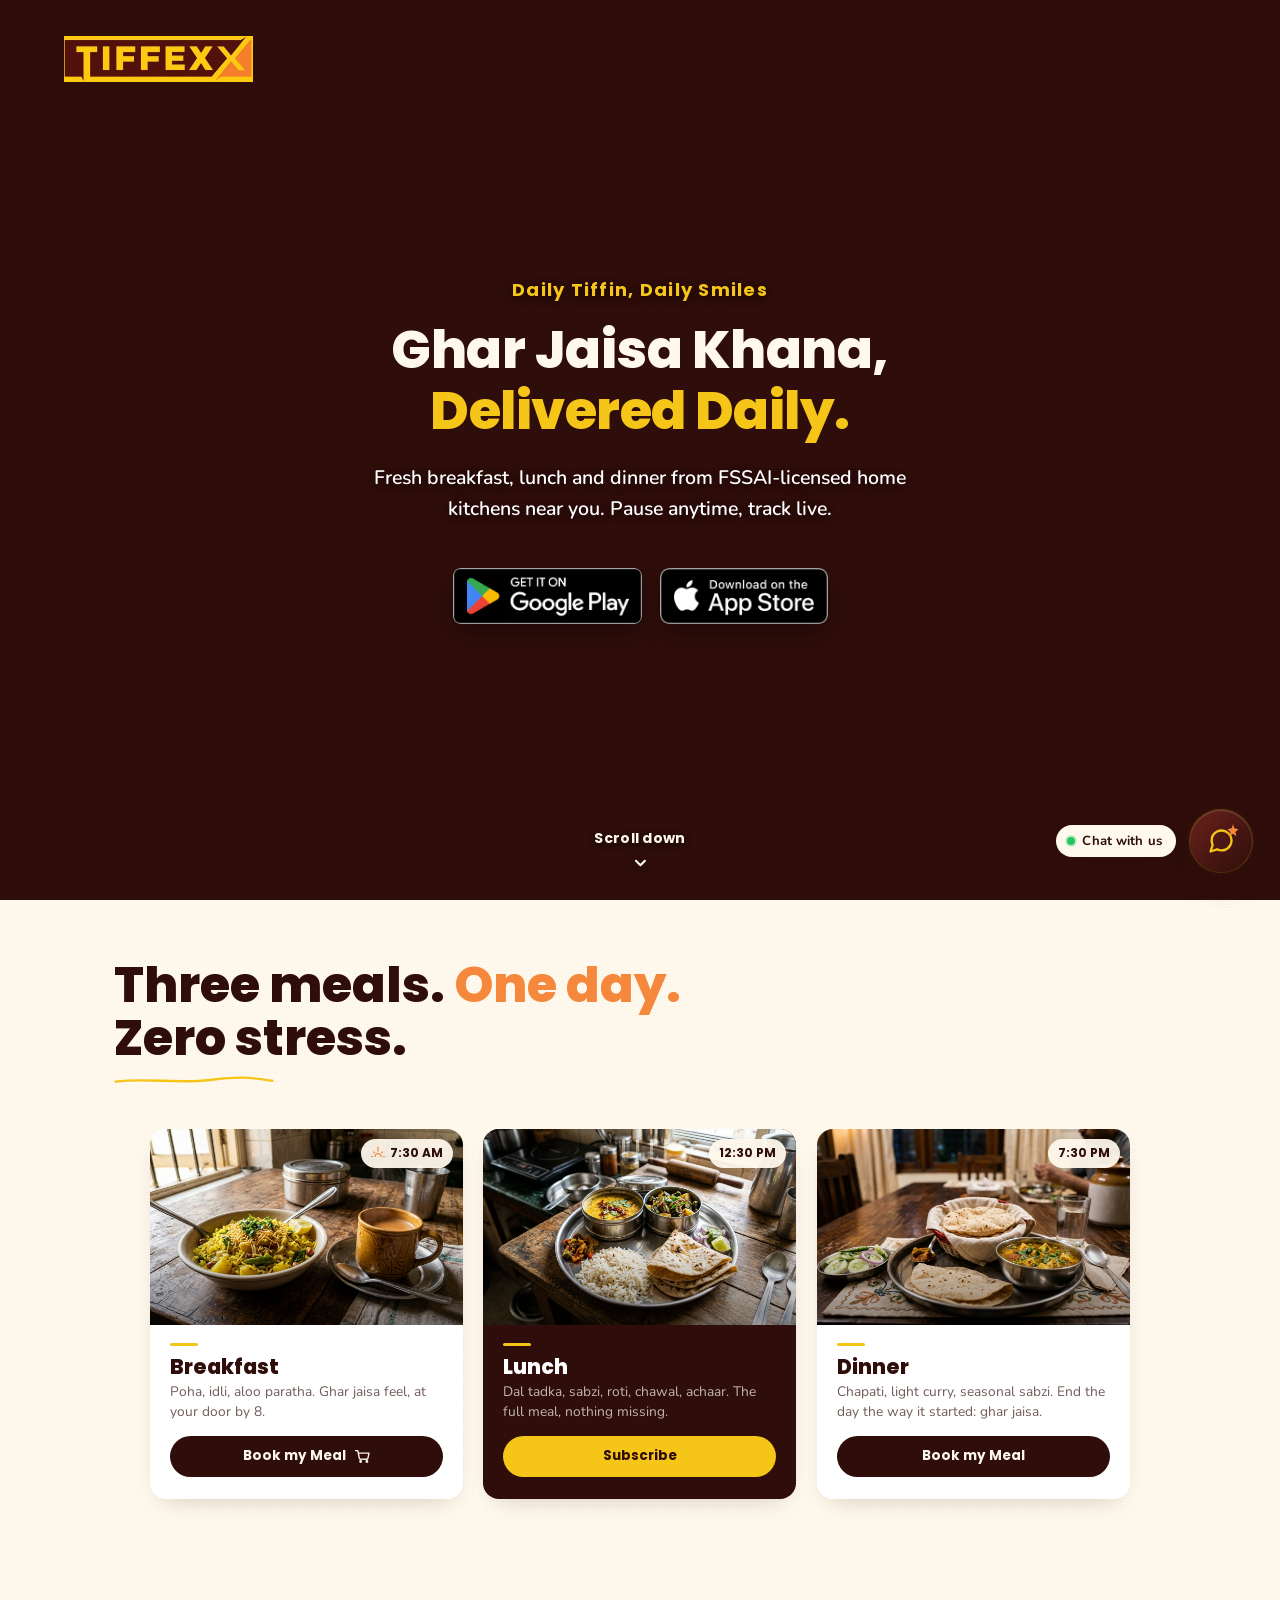
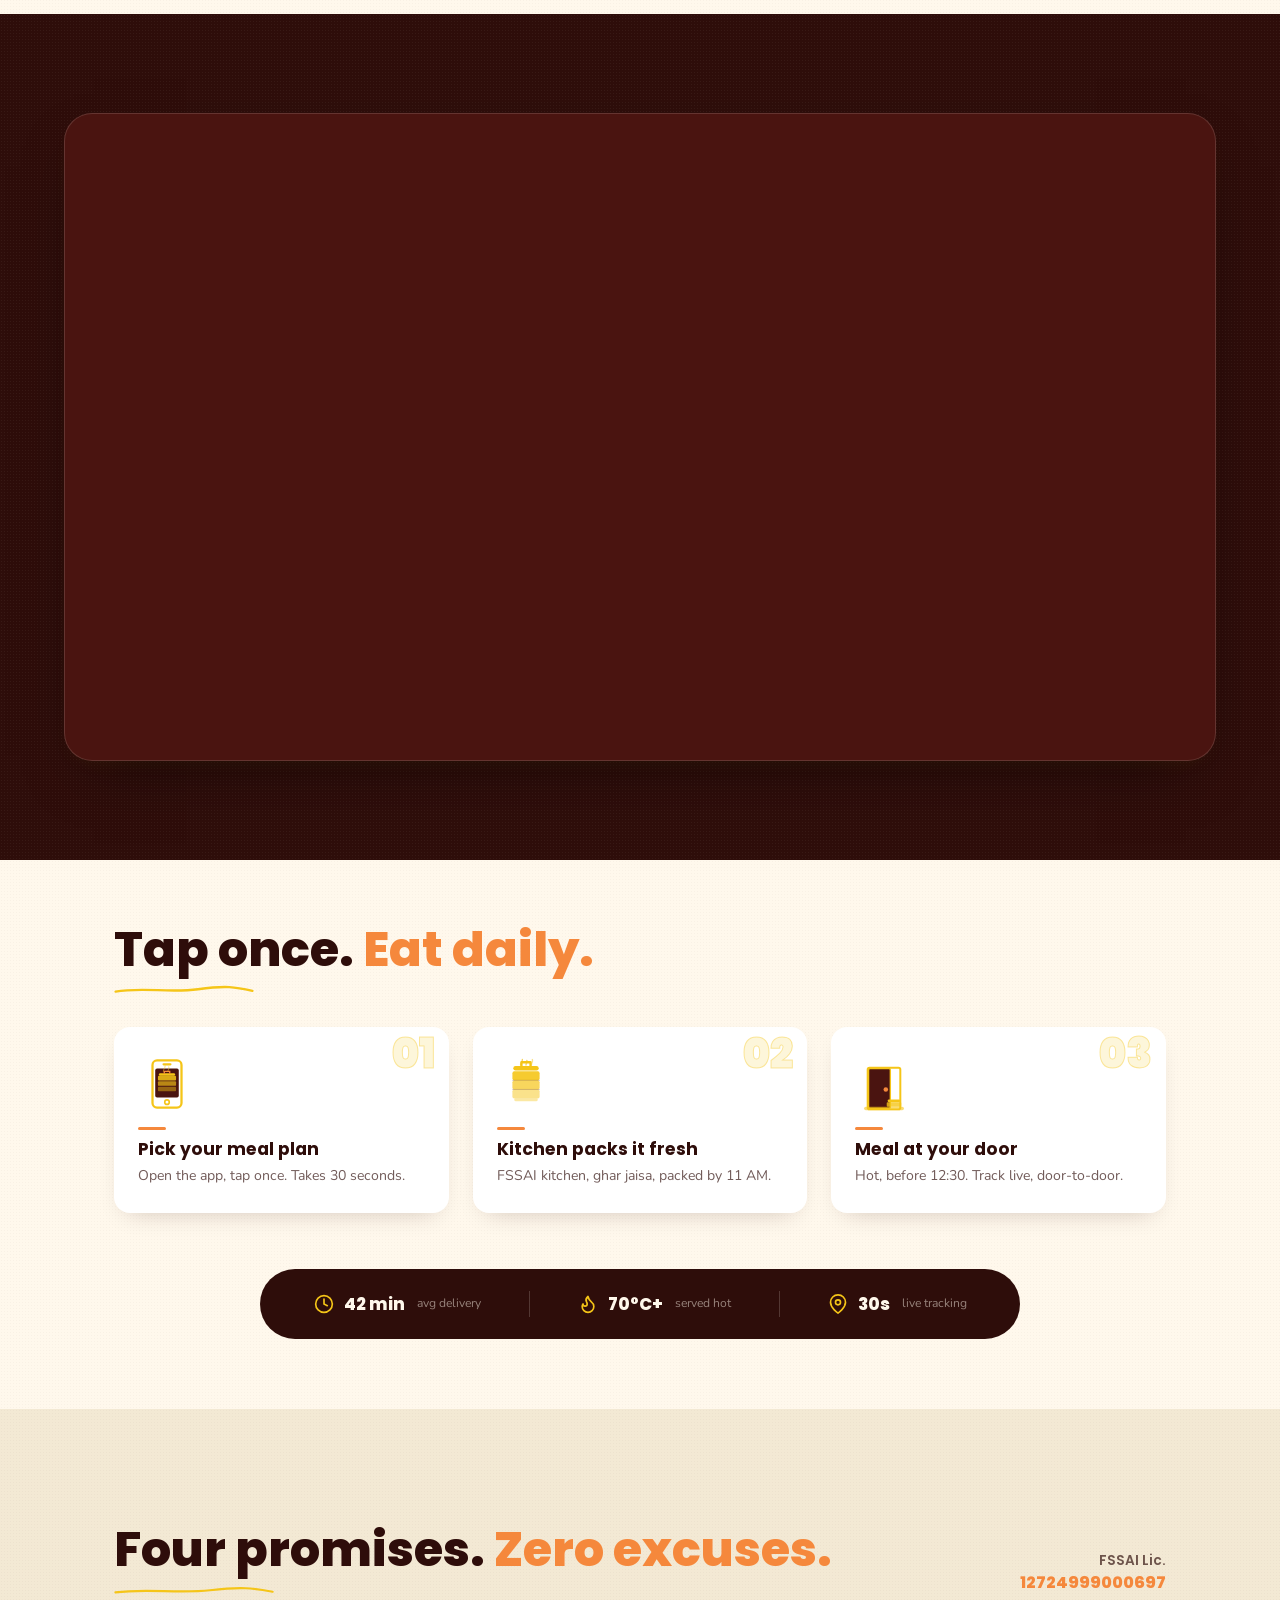
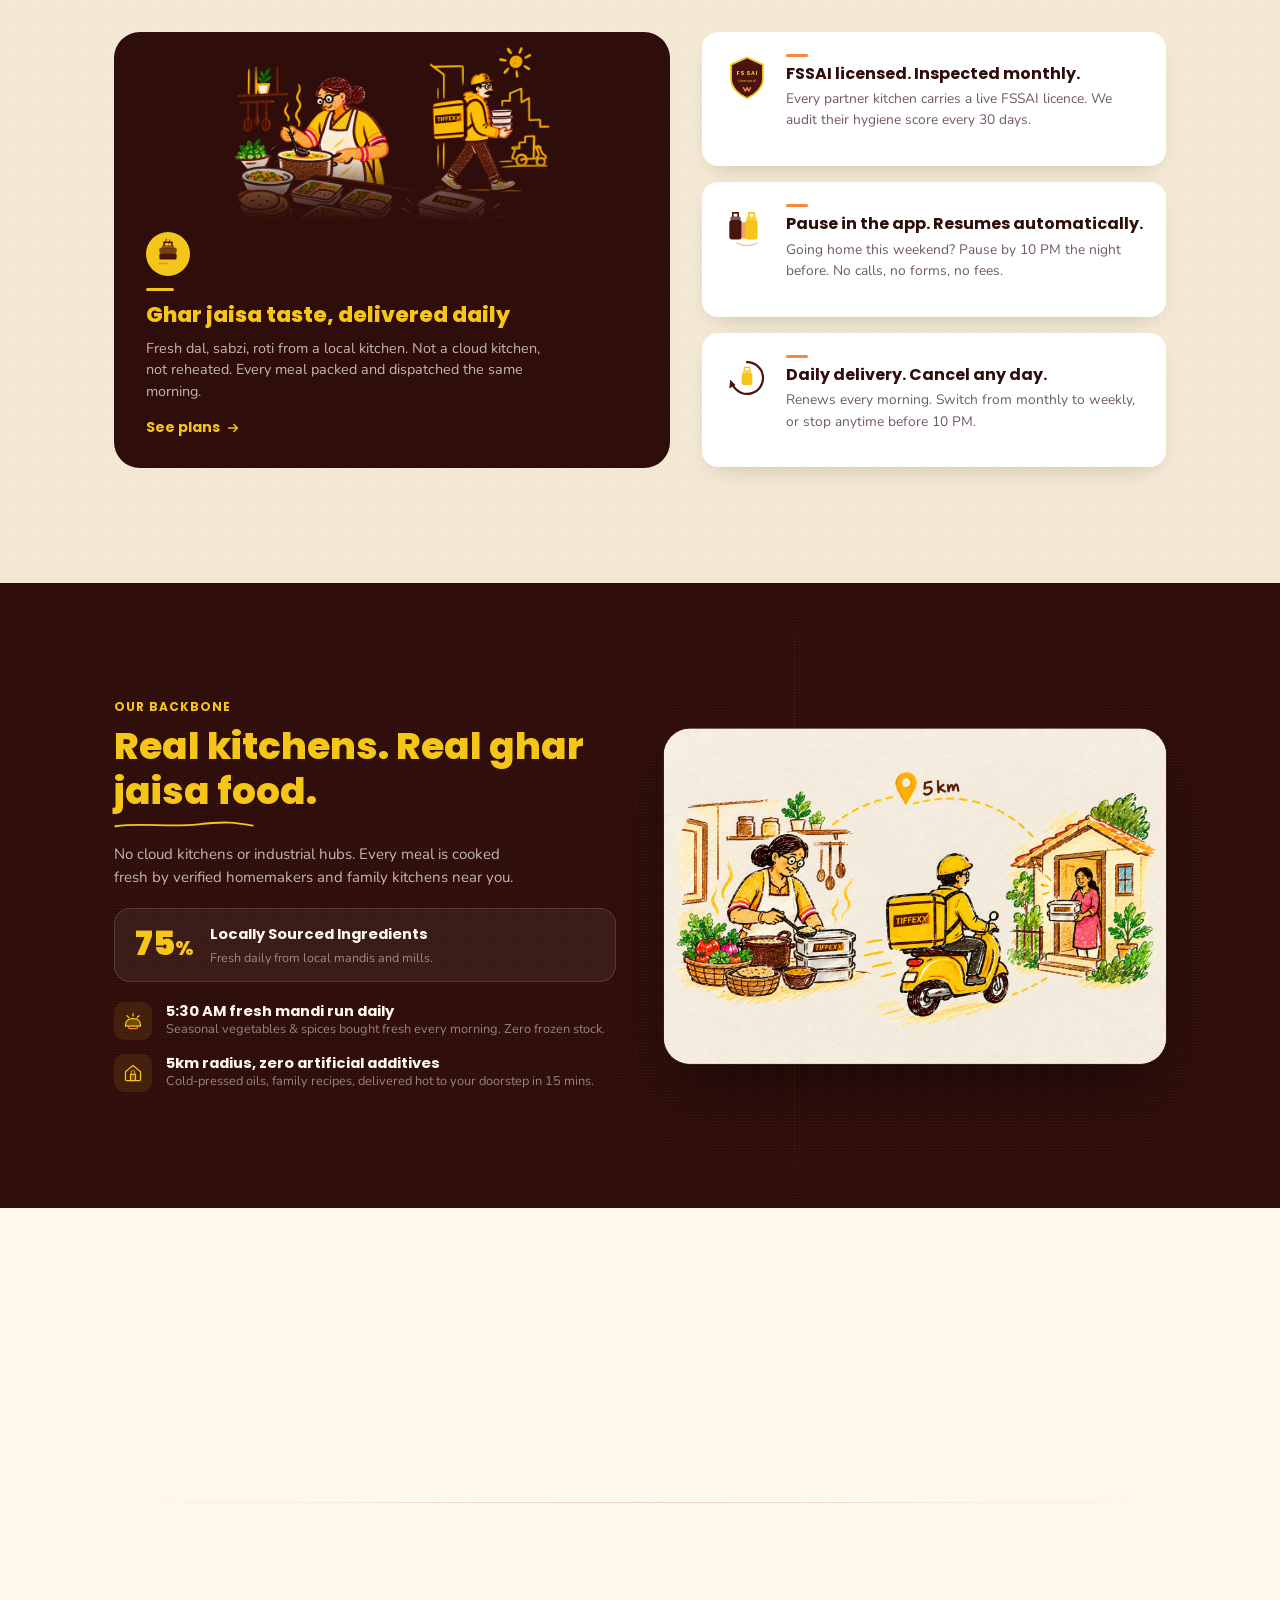
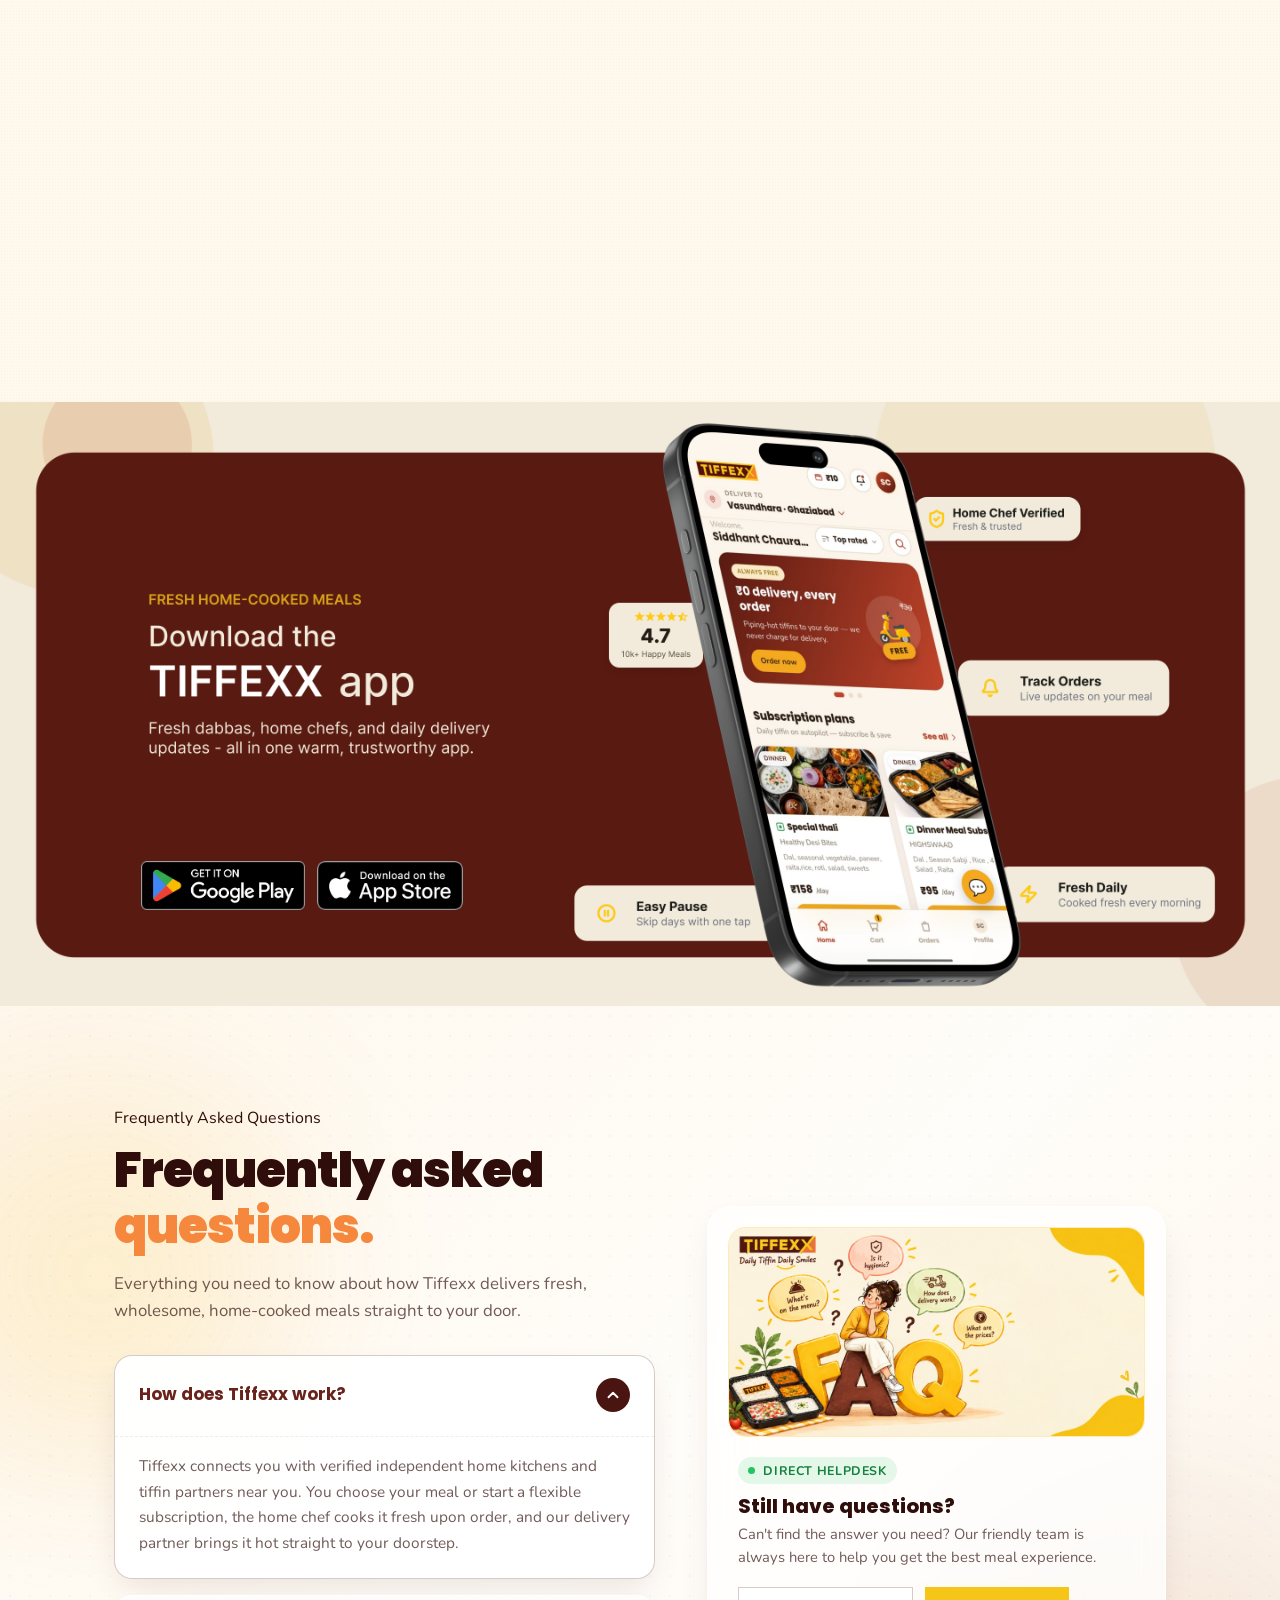
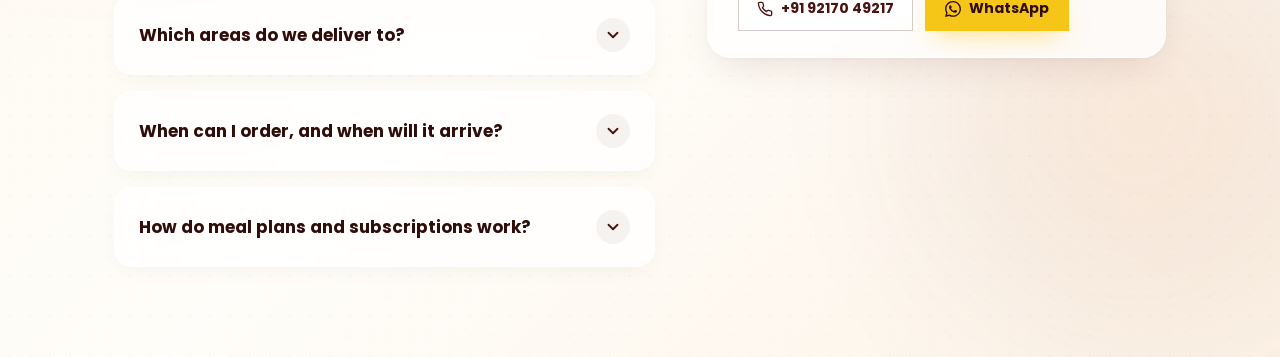
<file: index.html>
<!doctype html>
<html lang="en">
  <head>
    <meta charset="UTF-8" />
    <meta name="viewport" content="width=device-width, initial-scale=1.0" />
    <meta
      name="description"
      content="Tiffexx — Fresh home-style tiffins delivered daily in Noida. Subscribe to lunch or dinner from FSSAI-licensed local kitchens. Pause anytime, live tracking included."
    />
    <meta
      name="keywords"
      content="tiffin delivery, meal subscription, home cooked food, lunch dinner, Noida, tiffin service, daily tiffin"
    />
    <meta
      property="og:title"
      content="Tiffexx — Ghar jaisa khana, delivered daily"
    />
    <meta
      property="og:description"
      content="Fresh lunch &amp; dinner tiffin subscriptions in Noida. FSSAI-licensed kitchens, pause anytime, live tracking."
    />
    <meta property="og:type" content="website" />
    <title>Tiffexx — Ghar jaisa khana, delivered daily</title>
    <link rel="icon" type="image/x-icon" href="./assets/icon-32x32.png" />
    <link rel="preconnect" href="https://fonts.googleapis.com" />
    <link rel="preconnect" href="https://fonts.gstatic.com" crossorigin />
    <link
      href="https://fonts.googleapis.com/css2?family=Poppins:wght@600;700;800;900&family=Nunito:wght@400;500;600;700&display=swap"
      rel="stylesheet"
    />
    <link rel="stylesheet" href="styles.css" />
  </head>

  <body>
    <!-- ╔══════════════════ HERO ══════════════════╗ -->
    <section class="hero" id="hero" aria-label="Hero section">
      <!-- Background video (Desktop) -->
      <video
        class="hero-video hero-video--desktop"
        autoplay
        muted
        loop
        playsinline
        aria-hidden="true"
      >
        <source
          src="./assets/WhatsApp Video 2026-09-15 at 2.26.40 PM.mp4"
          type="video/mp4"
        />
      </video>

      <!-- Background video (Mobile) -->
      <video
        class="hero-video hero-video--mobile"
        autoplay
        muted
        loop
        playsinline
        aria-hidden="true"
      >
        <source
          src="./assets/tiffexx_mobile_hero.mp4"
          type="video/mp4"
        />
      </video>
      <div class="hero-scrim" aria-hidden="true"></div>

      <!-- Top-left logo -->
      <a href="#" class="hero-logo" aria-label="Tiffexx — back to top">
        <img
          src="./assets/tiffexx-logo.png"
          alt="Tiffexx"
          class="hero-logo-img"
        />
      </a>

      <div class="hero-copy">
        <p class="hero-eyebrow">Daily Tiffin, Daily Smiles</p>
        <h1 class="hero-heading">
          <span class="hero-heading-main">Ghar Jaisa Khana,</span><br /><span
            class="hero-heading-em"
            >Delivered Daily.</span
          >
        </h1>
        <p class="hero-sub">
          Fresh breakfast, lunch and dinner from FSSAI-licensed home kitchens
          near you. Pause anytime, track live.
        </p>
        <!-- Centered large store download buttons -->
        <div class="hero-store-btns" aria-label="Download the Tiffexx app">
          <a
            href="https://play.google.com/store/search?q=tiffexx&c=apps&hl=en_IN"
            target="_blank"
            rel="noopener noreferrer"
            class="hero-store-link"
            id="hero-playstore-link"
            aria-label="Get Tiffexx on Google Play Store"
          >
            <img
              src="./assets/playStore-img.avif"
              alt="Get it on Google Play"
              class="hero-store-img"
            />
          </a>
          <a
            href="https://apps.apple.com/in/app/tiffexx/id6769454054"
            target="_blank"
            rel="noopener noreferrer"
            class="hero-store-link"
            id="hero-appstore-link"
            aria-label="Download Tiffexx on the App Store"
          >
            <img
              src="./assets/appStore-img.avif"
              alt="Download on the App Store"
              class="hero-store-img"
            />
          </a>
        </div>
      </div>

      <!-- Scroll indicator -->
      <a
        href="#plans"
        class="hero-scroll"
        aria-label="Scroll down to Three meals, one day section"
      >
        <div class="hero-scroll-inner">
          <span class="hero-scroll-text">Scroll down</span>
          <svg
            viewBox="0 0 24 24"
            fill="none"
            stroke="currentColor"
            stroke-width="2.5"
            stroke-linecap="round"
            stroke-linejoin="round"
          >
            <polyline points="6 9 12 15 18 9" />
          </svg>
        </div>
      </a>
    </section>

    <!-- ╔══════════════════ MEAL PLANS ══════════════════╗ -->
    <section
      class="plans section-pad"
      id="plans"
      aria-labelledby="plans-heading"
    >
      <!-- Diagonal top boundary (X-slash motif) -->
      <!-- <div class="plans-top-slash" aria-hidden="true"></div> -->

      <!-- SVG grain texture overlay -->
      <svg
        class="plans-grain"
        aria-hidden="true"
        xmlns="http://www.w3.org/2000/svg"
        width="0"
        height="0"
      >
        <defs>
          <filter id="plans-noise">
            <feTurbulence
              type="fractalNoise"
              baseFrequency="0.72"
              numOctaves="4"
              stitchTiles="stitch"
            />
            <feColorMatrix type="saturate" values="0" />
            <feBlend in="SourceGraphic" mode="overlay" result="blend" />
            <feComposite in="blend" in2="SourceGraphic" operator="in" />
          </filter>
        </defs>
      </svg>
      <div class="plans-grain-overlay" aria-hidden="true"></div>

      <div class="container">
        <!-- ── Redesigned Header: left-aligned, asymmetric row ── -->
        <div class="plans-header-row">
          <div class="plans-heading-block">
            <h2 id="plans-heading" class="plans-main-heading">
              Three meals.
              <span class="plans-heading-em">One day.</span>
              <span class="plans-heading-zero">Zero stress.</span>
            </h2>
            <!-- Animated hand-drawn underline under "One day." -->
            <svg
              class="plans-underline-svg"
              aria-hidden="true"
              viewBox="0 0 200 12"
              fill="none"
              xmlns="http://www.w3.org/2000/svg"
            >
              <path
                class="plans-underline-path"
                d="M2 8 C40 3, 80 11, 120 6 S170 3, 198 7"
                stroke="#F5C518"
                stroke-width="3"
                stroke-linecap="round"
                fill="none"
              />
            </svg>
          </div>
          <!-- <p class="plans-header-aside"
          aria-label="3 meals, 1 kitchen, 0 hassle. Delivered at 7:30 AM, 12:30 PM, and 7:30 PM.">
          3 meals &middot; 1 kitchen &middot; 0 hassle
          <span class="plans-header-windows">
            <span>7:30 AM</span>
            <span>12:30 PM</span>
            <span>7:30 PM</span>
          </span>
        </p> -->
        </div>

        <!-- ── Asymmetric staggered card composition ── -->
        <div class="plans-stage">
          <!-- ── BREAKFAST CARD ── -->
          <article
            class="plan-card plan-card--breakfast plans-animate-card"
            aria-label="Breakfast subscription plan"
            data-tilt
          >
            <div class="plan-img-wrap">
              <img
                src="./assets/plan_breakfast_real.jpg"
                alt="Fresh authentic home-cooked Indian breakfast"
                class="plan-img"
                loading="lazy"
              />
              <div class="plan-img-shadow" aria-hidden="true"></div>
              <div
                class="plan-time-badge"
                aria-label="Delivery window: 7:30 AM to 9:30 AM"
              >
                <!-- sunrise icon -->
                <svg
                  class="plan-badge-icon"
                  viewBox="0 0 24 24"
                  fill="none"
                  stroke="currentColor"
                  stroke-width="2"
                  stroke-linecap="round"
                  stroke-linejoin="round"
                  aria-hidden="true"
                >
                  <path d="M17 18a5 5 0 00-10 0" />
                  <line x1="12" y1="2" x2="12" y2="9" />
                  <line x1="4.22" y1="10.22" x2="5.64" y2="11.64" />
                  <line x1="1" y1="18" x2="3" y2="18" />
                  <line x1="21" y1="18" x2="23" y2="18" />
                  <line x1="18.36" y1="11.64" x2="19.78" y2="10.22" />
                </svg>
                <span>7:30 AM</span>
              </div>
            </div>
            <div class="plan-body">
              <div class="plan-slash-rule" aria-hidden="true"></div>
              <h3 class="plan-name">Breakfast</h3>
              <p class="plan-desc">
                Poha, idli, aloo paratha. Ghar jaisa feel, at your door by 8.
              </p>
              <div class="plan-action">
                <a
                  href="#app"
                  class="btn plans-btn plans-btn--breakfast"
                  id="breakfast-get-started"
                  aria-label="Book my Meal with Tiffexx breakfast plan"
                >
                  <span>Book my Meal</span>
                  <svg
                    class="plans-btn-icon plans-btn-icon--cart"
                    viewBox="0 0 24 24"
                    fill="none"
                    stroke="currentColor"
                    stroke-width="2.2"
                    stroke-linecap="round"
                    stroke-linejoin="round"
                    aria-hidden="true"
                  >
                    <circle cx="9" cy="20" r="1.2" fill="currentColor" />
                    <circle cx="19" cy="20" r="1.2" fill="currentColor" />
                    <path
                      d="M1 2.5h3.5l2.4 12.2a2 2 0 002 1.6h9.8a2 2 0 002-1.6l1.7-8.2H6.2"
                    />
                  </svg>
                </a>
              </div>
            </div>
          </article>

          <!-- ── LUNCH CARD (flagship — loudest block) ── -->
          <article
            class="plan-card plan-card--lunch plans-animate-card"
            aria-label="Lunch subscription plan"
            data-tilt
          >
            <!-- Steam wisps (CSS-only, lunch card only) -->
            <div class="plan-steam" aria-hidden="true">
              <span class="plan-steam-wisp"></span
              ><span class="plan-steam-wisp"></span
              ><span class="plan-steam-wisp"></span
              ><span class="plan-steam-wisp"></span>
            </div>
            <div class="plan-img-wrap">
              <img
                src="./assets/plan_lunch_real.jpg"
                alt="Authentic Indian home lunch thali meal"
                class="plan-img"
                loading="lazy"
              />
              <div class="plan-img-shadow" aria-hidden="true"></div>
              <div
                class="plan-time-badge"
                aria-label="Delivery window: 12:30 PM to 2:30 PM"
              >
                <span>12:30 PM</span>
              </div>
            </div>
            <div class="plan-body">
              <div class="plan-slash-rule" aria-hidden="true"></div>
              <h3 class="plan-name">Lunch</h3>
              <p class="plan-desc">
                Dal tadka, sabzi, roti, chawal, achaar. The full meal, nothing
                missing.
              </p>
              <div class="plan-action">
                <a
                  href="#app"
                  class="btn plans-btn plans-btn--lunch"
                  id="lunch-get-started"
                  aria-label="Subscribe to Tiffexx lunch plan"
                  ><span>Subscribe</span></a
                >
              </div>
            </div>
          </article>

          <!-- ── DINNER CARD ── -->
          <article
            class="plan-card plan-card--dinner plans-animate-card"
            aria-label="Dinner subscription plan"
            data-tilt
          >
            <div class="plan-img-wrap">
              <img
                src="./assets/plan_dinner_real.jpg"
                alt="Comforting authentic Indian home dinner thali meal"
                class="plan-img"
                loading="lazy"
              />
              <div class="plan-img-shadow" aria-hidden="true"></div>
              <div
                class="plan-time-badge"
                aria-label="Delivery window: 7:30 PM to 9:30 PM"
              >
                <span>7:30 PM</span>
              </div>
            </div>
            <div class="plan-body">
              <div class="plan-slash-rule" aria-hidden="true"></div>
              <h3 class="plan-name">Dinner</h3>
              <p class="plan-desc">
                Chapati, light curry, seasonal sabzi. End the day the way it
                started: ghar jaisa.
              </p>
              <div class="plan-action">
                <a
                  href="#app"
                  class="btn plans-btn plans-btn--dinner"
                  id="dinner-get-started"
                  aria-label="Book my Meal with Tiffexx dinner plan"
                  ><span>Book my Meal</span></a
                >
              </div>
            </div>
          </article>
        </div>
        <!-- /.plans-stage -->
      </div>
      <!-- /.container -->
    </section>

    <!-- ╔══════════════════ PREMIUM VIDEO SHOWCASE ══════════════════╗ -->
    <section
      class="browse-meal video-showcase-section"
      id="browse-meal"
      aria-label="Tiffexx food video showcase"
    >
      <div class="browse-meal-grain" aria-hidden="true"></div>
      <div class="video-showcase-wrapper">
        <div class="video-showcase-frame">
          <video
            autoplay
            muted
            loop
            playsinline
            preload="auto"
            aria-label="Tiffexx premium food showcase"
          >
            <source
              src="assets/Create_a_second_premium_a_no_watermark.mp4"
              type="video/mp4"
            />
          </video>
        </div>
      </div>
    </section>

    <!-- ╔══════════════════ HOW IT WORKS ══════════════════╗ -->
    <section
      class="how-it-works"
      id="how-it-works"
      aria-labelledby="hiw-heading"
    >
      <div class="hiw-grain" aria-hidden="true"></div>
      <div class="container hiw-container">
        <!-- ── Header row: left heading + right fact ── -->
        <div class="hiw-header-row">
          <div class="hiw-heading-block">
            <h2 id="hiw-heading" class="hiw-main-heading">
              Tap once.
              <span class="hiw-heading-em">Eat daily.</span>
            </h2>
            <svg
              class="hiw-underline-svg"
              aria-hidden="true"
              viewBox="0 0 180 12"
              fill="none"
            >
              <path
                class="hiw-underline-path"
                d="M2 8 C36 2, 72 10, 108 5 S156 2, 178 7"
                stroke="#F5C518"
                stroke-width="3"
                stroke-linecap="round"
                fill="none"
              />
            </svg>
          </div>
          <!-- <p class="hiw-header-aside" aria-label="Order placed to meal at your door in under 45 minutes">
          Order to meal<br>
          <span class="hiw-header-stat">in &lt;45 min</span>
        </p> -->
        </div>

        <!-- ── Step blocks above the route ── -->
        <div
          class="hiw-steps-layer"
          aria-label="Three steps to get your daily tiffin"
        >
          <!-- ── STEP 01: left of path ── -->
          <div
            class="hiw-step hiw-step--01 hiw-step--left"
            id="hiw-step-01"
            aria-label="Step 1: Order on the app"
          >
            <!-- Outlined numeral (background graphic) -->
            <span class="hiw-numeral" aria-hidden="true">01</span>

            <!-- Icon: phone with stacked steel tiffin on screen -->
            <div class="hiw-icon-wrap" aria-hidden="true">
              <svg
                class="hiw-icon"
                viewBox="0 0 64 64"
                fill="none"
                xmlns="http://www.w3.org/2000/svg"
              >
                <!-- Phone body -->
                <rect
                  x="16"
                  y="6"
                  width="32"
                  height="52"
                  rx="5"
                  stroke="#F5C518"
                  stroke-width="2.5"
                />
                <!-- Camera notch -->
                <rect
                  x="27"
                  y="9"
                  width="10"
                  height="2.5"
                  rx="1.25"
                  fill="#F5C518"
                />
                <!-- Home button -->
                <circle
                  cx="32"
                  cy="52"
                  r="2.5"
                  stroke="#F5C518"
                  stroke-width="1.8"
                />
                <!-- Phone screen area -->
                <rect
                  x="19"
                  y="15"
                  width="26"
                  height="32"
                  rx="2"
                  fill="#4A1410"
                />
                <!-- Tiffin on screen: tier 1 lid -->
                <g class="hiw-phone-dabba">
                  <rect
                    x="23"
                    y="20"
                    width="18"
                    height="3"
                    rx="1.5"
                    fill="#F5C518"
                  />
                  <!-- Tier 1 body -->
                  <rect
                    x="22"
                    y="23"
                    width="20"
                    height="5"
                    rx="1"
                    fill="#F5C518"
                    opacity="0.85"
                  />
                  <!-- Tier 2 body -->
                  <rect
                    x="22"
                    y="29"
                    width="20"
                    height="5"
                    rx="1"
                    fill="#F5C518"
                    opacity="0.65"
                  />
                  <!-- Tier 3 body -->
                  <rect
                    x="22"
                    y="35"
                    width="20"
                    height="5"
                    rx="1"
                    fill="#F5C518"
                    opacity="0.45"
                  />
                  <!-- Clamp handle -->
                  <path
                    d="M29 20 L29 18 L35 18 L35 20"
                    stroke="#F5883C"
                    stroke-width="1.5"
                    stroke-linecap="round"
                  />
                  <!-- Steam wisps from lid -->
                  <path
                    d="M28 18 C28 15 30 15 30 12"
                    stroke="#F5C518"
                    stroke-width="1"
                    stroke-linecap="round"
                    opacity="0.6"
                  />
                  <path
                    d="M33 18 C33 15 35 16 34 13"
                    stroke="#F5C518"
                    stroke-width="1"
                    stroke-linecap="round"
                    opacity="0.6"
                  />
                </g>
              </svg>
            </div>

            <div class="hiw-step-text">
              <div class="hiw-step-slash" aria-hidden="true"></div>
              <h3 class="hiw-step-heading">Pick your meal plan</h3>
              <p class="hiw-step-desc">
                Open the app, tap once. Takes 30 seconds.
              </p>
            </div>
          </div>

          <!-- ── STEP 02: right of path ── -->
          <div
            class="hiw-step hiw-step--02 hiw-step--right"
            id="hiw-step-02"
            aria-label="Step 2: Kitchen packs your meal"
          >
            <span class="hiw-numeral" aria-hidden="true">02</span>

            <!-- Icon: three-tier steel dabba with clamp + steam -->
            <div class="hiw-icon-wrap" aria-hidden="true">
              <svg
                class="hiw-icon"
                viewBox="0 0 64 64"
                fill="none"
                xmlns="http://www.w3.org/2000/svg"
              >
                <!-- Clamp handle -->
                <path
                  class="hiw-dabba-handle"
                  d="M27 12 L27 8 L37 8 L37 12"
                  stroke="#F5C518"
                  stroke-width="2.5"
                  stroke-linecap="round"
                  stroke-linejoin="round"
                />
                <!-- Lid -->
                <rect
                  class="hiw-dabba-lid"
                  x="18"
                  y="12"
                  width="28"
                  height="5"
                  rx="2.5"
                  fill="#F5C518"
                />
                <!-- Tier 1 -->
                <rect
                  class="hiw-dabba-t1"
                  x="17"
                  y="18"
                  width="30"
                  height="10"
                  rx="2"
                  fill="#F5C518"
                  opacity="0.9"
                />
                <!-- Tier divider line -->
                <line
                  x1="17"
                  y1="28"
                  x2="47"
                  y2="28"
                  stroke="#4A1410"
                  stroke-width="0.8"
                  opacity="0.4"
                />
                <!-- Tier 2 -->
                <rect
                  class="hiw-dabba-t2"
                  x="17"
                  y="28"
                  width="30"
                  height="10"
                  rx="2"
                  fill="#F5C518"
                  opacity="0.7"
                />
                <!-- Tier divider line -->
                <line
                  x1="17"
                  y1="38"
                  x2="47"
                  y2="38"
                  stroke="#4A1410"
                  stroke-width="0.8"
                  opacity="0.4"
                />
                <!-- Tier 3 -->
                <rect
                  class="hiw-dabba-t3"
                  x="17"
                  y="38"
                  width="30"
                  height="10"
                  rx="2"
                  fill="#F5C518"
                  opacity="0.5"
                />
                <!-- Base -->
                <rect
                  x="19"
                  y="48"
                  width="26"
                  height="3"
                  rx="1.5"
                  fill="#F5C518"
                  opacity="0.4"
                />
                <!-- Steam wisps rising from lid -->
                <g class="hiw-dabba-steam">
                  <path
                    d="M26 11 C26 8 28 8 28 5"
                    stroke="#F5C518"
                    stroke-width="1.5"
                    stroke-linecap="round"
                    opacity="0.7"
                  />
                  <path
                    d="M32 11 C32 8 34 9 33 6"
                    stroke="#F5C518"
                    stroke-width="1.5"
                    stroke-linecap="round"
                    opacity="0.7"
                  />
                  <path
                    d="M38 11 C38 8 40 8 39 5"
                    stroke="#F5C518"
                    stroke-width="1.5"
                    stroke-linecap="round"
                    opacity="0.5"
                  />
                </g>
              </svg>
            </div>

            <div class="hiw-step-text">
              <div class="hiw-step-slash" aria-hidden="true"></div>
              <h3 class="hiw-step-heading">Kitchen packs it fresh</h3>
              <p class="hiw-step-desc">
                FSSAI kitchen, ghar jaisa, packed by 11 AM.
              </p>
            </div>
          </div>

          <!-- ── STEP 03: left of path, loudest block ── -->
          <div
            class="hiw-step hiw-step--03 hiw-step--left"
            id="hiw-step-03"
            aria-label="Step 3: Meal delivered at your door"
          >
            <span class="hiw-numeral" aria-hidden="true">03</span>

            <!-- Icon: doorstep with dabba placed on it, door ajar -->
            <div class="hiw-icon-wrap" aria-hidden="true">
              <svg
                class="hiw-icon"
                viewBox="0 0 64 64"
                fill="none"
                xmlns="http://www.w3.org/2000/svg"
              >
                <!-- Door frame -->
                <rect
                  x="14"
                  y="14"
                  width="36"
                  height="46"
                  rx="2"
                  stroke="#F5C518"
                  stroke-width="2.2"
                />
                <!-- Door panel (ajar, pivoted left — CSS hover will open it more) -->
                <g class="hiw-door-panel">
                  <rect
                    x="15"
                    y="15"
                    width="24"
                    height="44"
                    rx="1.5"
                    fill="#4A1410"
                    stroke="#F5C518"
                    stroke-width="1.5"
                  />
                  <!-- Door handle -->
                  <circle cx="34" cy="38" r="2.5" fill="#F5883C" />
                </g>
                <!-- Doorstep ledge -->
                <rect
                  x="10"
                  y="57"
                  width="44"
                  height="4"
                  rx="2"
                  fill="#F5C518"
                  opacity="0.6"
                />
                <!-- Tiffin on step -->
                <g class="hiw-door-dabba">
                  <!-- dabba lid -->
                  <rect
                    x="36"
                    y="49"
                    width="14"
                    height="3"
                    rx="1.5"
                    fill="#F5C518"
                  />
                  <!-- dabba body -->
                  <rect
                    x="35"
                    y="52"
                    width="16"
                    height="5"
                    rx="1"
                    fill="#F5C518"
                    opacity="0.8"
                  />
                </g>
              </svg>
            </div>

            <div class="hiw-step-text">
              <div class="hiw-step-slash" aria-hidden="true"></div>
              <h3 class="hiw-step-heading">Meal at your door</h3>
              <p class="hiw-step-desc">
                Hot, before 12:30. Track live, door-to-door.
              </p>
            </div>
          </div>
        </div>
        <!-- /.hiw-steps-layer -->
      </div>
      <!-- /.hiw-container -->

      <!-- ── Guarantee strip ── -->
      <div class="hiw-guarantee-strip" aria-label="Delivery guarantees">
        <!-- TODO: Replace placeholder numbers with real data from operations team -->
        <div class="hiw-guarantee-item">
          <svg
            viewBox="0 0 24 24"
            fill="none"
            stroke="currentColor"
            stroke-width="2"
            stroke-linecap="round"
            stroke-linejoin="round"
            aria-hidden="true"
          >
            <circle cx="12" cy="12" r="10" />
            <polyline points="12 6 12 12 16 14" />
          </svg>
          <span class="hiw-guarantee-stat">42 min</span
          ><!-- TODO: avg delivery time -->
          <span class="hiw-guarantee-label">avg delivery</span>
        </div>
        <div class="hiw-guarantee-sep" aria-hidden="true"></div>
        <div class="hiw-guarantee-item">
          <svg
            viewBox="0 0 24 24"
            fill="none"
            stroke="currentColor"
            stroke-width="2"
            stroke-linecap="round"
            stroke-linejoin="round"
            aria-hidden="true"
          >
            <path
              d="M8.5 14.5A2.5 2.5 0 0011 12c0-1.38-.5-2-1-3-1.072-2.143-.224-4.054 2-6 .5 2.5 2 4.9 4 6.5 2 1.6 3 3.5 3 5.5a7 7 0 11-14 0c0-1.153.433-2.294 1-3a2.5 2.5 0 002.5 2.5z"
            />
          </svg>
          <span class="hiw-guarantee-stat">70°C+</span
          ><!-- TODO: confirmed min serving temp -->
          <span class="hiw-guarantee-label">served hot</span>
        </div>
        <div class="hiw-guarantee-sep" aria-hidden="true"></div>
        <div class="hiw-guarantee-item">
          <svg
            viewBox="0 0 24 24"
            fill="none"
            stroke="currentColor"
            stroke-width="2"
            stroke-linecap="round"
            stroke-linejoin="round"
            aria-hidden="true"
          >
            <path d="M21 10c0 7-9 13-9 13s-9-6-9-13a9 9 0 0118 0z" />
            <circle cx="12" cy="10" r="3" />
          </svg>
          <span class="hiw-guarantee-stat">30s</span
          ><!-- TODO: live tracking refresh interval -->
          <span class="hiw-guarantee-label">live tracking</span>
        </div>
      </div>

      <!-- ── Bottom CTA ── -->
      <!-- <div class="hiw-cta-wrap">
      <a href="#plans" class="btn hiw-cta-btn" id="hiw-view-plans" aria-label="View Tiffexx meal plans">
        View meal plans
        <span class="hiw-cta-slash" aria-hidden="true"></span>
      </a>
    </div> -->

      <!-- Diagonal bottom edge -->
      <!-- <div class="hiw-bottom-slash" aria-hidden="true"></div> -->
    </section>

    <!-- ╔══════════════════ WHY TIFFEXX ══════════════════╗ -->
    <section class="why" id="why" aria-labelledby="why-heading">
      <!-- Grain texture — mirrors plans + HIW -->
      <div class="why-grain" aria-hidden="true"></div>

      <!-- Diagonal top edge — connects from HIW bottom (hiw-bottom-slash clips into this) -->
      <!-- <div class="why-top-slash" aria-hidden="true"></div> -->

      <div class="container why-container">
        <!-- ── Header row ── -->
        <div class="why-header-row">
          <div class="why-heading-block">
            <h2 id="why-heading" class="why-main-heading">
              Four promises.
              <span class="why-heading-em">Zero excuses.</span>
            </h2>
            <svg
              class="why-underline-svg"
              aria-hidden="true"
              viewBox="0 0 220 12"
              fill="none"
            >
              <path
                class="why-underline-path"
                d="M2 8 C44 2, 88 10, 132 5 S190 2, 218 7"
                stroke="#F5C518"
                stroke-width="3"
                stroke-linecap="round"
                fill="none"
              />
            </svg>
          </div>
          <p
            class="why-header-aside"
            aria-label="FSSAI Licence number 12724999000697"
          >
            FSSAI Lic.<br />
            <span class="why-header-stat">12724999000697</span>
          </p>
        </div>

        <!-- ── Asymmetric claim layout ── -->
        <div class="why-layout">
          <!-- ──────────────────────────────────────────────────────
             FEATURED CLAIM: Home-cooked taste
             Roughly 55% of the row, illustrated panel
        ─────────────────────────────────────────────────────── -->
          <article
            class="why-featured why-animate-in"
            id="why-featured"
            aria-label="Featured claim: Ghar jaisa taste"
          >
            <!-- Warm illustrated panel fills the top of the card -->
            <div class="why-featured-art" aria-hidden="true">
              <!-- Ghar Jaisa illustration -->
              <img
                class="why-art-img"
                src="./assets/Ghar-Jaisa-illustration.png"
                alt="Ghar jaisa home-cooked meal illustration"
              />

              <!-- Scrim so text below reads on any background -->
              <div class="why-featured-scrim"></div>
            </div>

            <!-- Text body -->
            <div class="why-featured-body">
              <!-- Giant numeral background graphic -->
              <span class="why-feat-numeral" aria-hidden="true">01</span>

              <!-- Taste-specific icon: dabba with steam in a coin -->
              <div class="why-feat-icon-wrap" aria-hidden="true">
                <svg
                  class="why-feat-icon"
                  viewBox="0 0 56 56"
                  fill="none"
                  xmlns="http://www.w3.org/2000/svg"
                >
                  <circle cx="28" cy="28" r="28" fill="#F5C518" />
                  <!-- Mini dabba -->
                  <rect
                    x="17"
                    y="27"
                    width="22"
                    height="8"
                    rx="2"
                    fill="#4A1410"
                  />
                  <rect
                    x="17"
                    y="20"
                    width="22"
                    height="7"
                    rx="2"
                    fill="#4A1410"
                    opacity="0.75"
                  />
                  <rect
                    x="20"
                    y="17"
                    width="16"
                    height="4"
                    rx="2"
                    fill="#4A1410"
                    opacity="0.6"
                  />
                  <!-- Handle -->
                  <path
                    d="M23 17 L23 13 L33 13 L33 17"
                    stroke="#4A1410"
                    stroke-width="2"
                    stroke-linecap="round"
                  />
                  <!-- Steam -->
                  <path
                    d="M24 15 C24 12 26 12 26 9"
                    stroke="#4A1410"
                    stroke-width="1.5"
                    stroke-linecap="round"
                    opacity="0.7"
                    class="why-feat-steam-a"
                  />
                  <path
                    d="M29 15 C29 12 31 13 30 10"
                    stroke="#4A1410"
                    stroke-width="1.5"
                    stroke-linecap="round"
                    opacity="0.7"
                    class="why-feat-steam-b"
                  />
                  <!-- Step label slash -->
                  <line
                    x1="17"
                    y1="40"
                    x2="27"
                    y2="40"
                    stroke="#F5883C"
                    stroke-width="2"
                    stroke-linecap="round"
                  />
                </svg>
              </div>

              <div class="why-feat-slash" aria-hidden="true"></div>
              <h3 class="why-feat-heading">
                Ghar jaisa taste, delivered daily
              </h3>
              <p class="why-feat-desc">
                Fresh dal, sabzi, roti from a local kitchen. Not a cloud
                kitchen, not reheated. Every meal packed and dispatched the same
                morning.
              </p>
              <a
                href="#plans"
                class="why-feat-cta"
                aria-label="View meal plans"
              >
                See plans
                <svg
                  viewBox="0 0 16 16"
                  fill="none"
                  aria-hidden="true"
                  width="14"
                  height="14"
                >
                  <path
                    d="M3 8h10M9 4l4 4-4 4"
                    stroke="currentColor"
                    stroke-width="1.8"
                    stroke-linecap="round"
                    stroke-linejoin="round"
                  />
                </svg>
              </a>
            </div>
          </article>

          <!-- ── Diagonal divider (structural, not decorative) ── -->
          <!-- <div class="why-divider" aria-hidden="true"></div> -->

          <!-- ── Three secondary claims ── -->
          <div class="why-secondary-stack">
            <!-- Claim 02: FSSAI / Hygiene -->
            <article
              class="why-claim why-claim--hygiene why-animate-in"
              id="why-claim-02"
              aria-label="Claim: FSSAI licensed, inspected kitchens"
              style="--why-delay: 0.1s"
            >
              <div class="why-claim-icon-wrap" aria-hidden="true">
                <!-- Badge/shield shape — echoes FSSAI shield language -->
                <svg
                  class="why-claim-icon"
                  viewBox="0 0 52 52"
                  fill="none"
                  xmlns="http://www.w3.org/2000/svg"
                >
                  <!-- Shield body -->
                  <path
                    class="why-badge-shine"
                    d="M26 4 L44 12 L44 28 C44 38 35 46 26 50 C17 46 8 38 8 28 L8 12 Z"
                    fill="#4A1410"
                    stroke="#F5C518"
                    stroke-width="2"
                  />
                  <!-- FSSAI-style inner text lines -->
                  <text
                    x="26"
                    y="24"
                    text-anchor="middle"
                    font-family="Poppins,sans-serif"
                    font-size="6"
                    font-weight="700"
                    fill="#F5C518"
                    letter-spacing="0.5"
                  >
                    FSSAI
                  </text>
                  <text
                    x="26"
                    y="32"
                    text-anchor="middle"
                    font-family="Poppins,sans-serif"
                    font-size="4.5"
                    font-weight="600"
                    fill="rgba(245,197,24,0.7)"
                  >
                    Licensed
                  </text>
                  <!-- Star tick at bottom of shield -->
                  <path
                    d="M22 38 L24 42 L26 38 L28 42 L30 38"
                    stroke="#F5883C"
                    stroke-width="1.5"
                    stroke-linecap="round"
                    stroke-linejoin="round"
                  />
                </svg>
              </div>
              <div class="why-claim-text">
                <div class="why-claim-slash" aria-hidden="true"></div>
                <h3 class="why-claim-heading">
                  FSSAI licensed. Inspected monthly.
                </h3>
                <p class="why-claim-desc">
                  Every partner kitchen carries a live FSSAI licence. We audit
                  their hygiene score every 30 days.
                </p>
              </div>
            </article>

            <!-- Claim 03: Pause -->
            <article
              class="why-claim why-claim--pause why-animate-in"
              id="why-claim-03"
              aria-label="Claim: Pause your subscription anytime"
              style="--why-delay: 0.2s"
            >
              <div class="why-claim-icon-wrap" aria-hidden="true">
                <!-- Two tiffin tins side-by-side = pause icon -->
                <svg
                  class="why-claim-icon"
                  viewBox="0 0 52 52"
                  fill="none"
                  xmlns="http://www.w3.org/2000/svg"
                >
                  <!-- Left dabba -->
                  <g class="why-pause-left">
                    <rect
                      x="6"
                      y="18"
                      width="14"
                      height="22"
                      rx="3"
                      fill="#4A1410"
                    />
                    <rect
                      x="7"
                      y="14"
                      width="12"
                      height="5"
                      rx="2.5"
                      fill="#4A1410"
                      opacity="0.7"
                    />
                    <path
                      d="M10 14 L10 10 L16 10 L16 14"
                      stroke="#4A1410"
                      stroke-width="1.8"
                      stroke-linecap="round"
                    />
                  </g>
                  <!-- Right dabba (slides right on hover via CSS) -->
                  <g class="why-pause-right">
                    <rect
                      x="24"
                      y="18"
                      width="14"
                      height="22"
                      rx="3"
                      fill="#F5C518"
                    />
                    <rect
                      x="25"
                      y="14"
                      width="12"
                      height="5"
                      rx="2.5"
                      fill="#F5C518"
                      opacity="0.8"
                    />
                    <path
                      d="M28 14 L28 10 L34 10 L34 14"
                      stroke="#F5C518"
                      stroke-width="1.8"
                      stroke-linecap="round"
                    />
                  </g>
                  <!-- Gap indicator: two vertical lines -->
                  <line
                    x1="21"
                    y1="22"
                    x2="21"
                    y2="38"
                    stroke="#F5883C"
                    stroke-width="2.5"
                    stroke-linecap="round"
                    opacity="0.8"
                  />
                  <line
                    x1="23"
                    y1="22"
                    x2="23"
                    y2="38"
                    stroke="#F5883C"
                    stroke-width="2.5"
                    stroke-linecap="round"
                    opacity="0.8"
                  />
                  <!-- "pause" arc label -->
                  <path
                    d="M14 44 Q26 50 38 44"
                    stroke="#F5883C"
                    stroke-width="1.5"
                    stroke-linecap="round"
                    fill="none"
                    opacity="0.5"
                  />
                </svg>
              </div>
              <div class="why-claim-text">
                <div class="why-claim-slash" aria-hidden="true"></div>
                <h3 class="why-claim-heading">
                  Pause in the app. Resumes automatically.
                </h3>
                <p class="why-claim-desc">
                  Going home this weekend? Pause by 10 PM the night before. No
                  calls, no forms, no fees.
                </p>
              </div>
            </article>

            <!-- Claim 04: Subscription / cycle -->
            <article
              class="why-claim why-claim--sub why-animate-in"
              id="why-claim-04"
              aria-label="Claim: Flexible daily subscription"
              style="--why-delay: 0.3s"
            >
              <div class="why-claim-icon-wrap" aria-hidden="true">
                <!-- Looping arrow around a mini dabba -->
                <svg
                  class="why-claim-icon"
                  viewBox="0 0 52 52"
                  fill="none"
                  xmlns="http://www.w3.org/2000/svg"
                >
                  <!-- Loop arrow circle — animates on hover -->
                  <g class="why-loop-arrow">
                    <path
                      d="M26 8 A18 18 0 1 1 10 34"
                      stroke="#4A1410"
                      stroke-width="2.5"
                      stroke-linecap="round"
                      fill="none"
                    />
                    <!-- Arrow head -->
                    <polygon points="7,28 13,34 6,38" fill="#4A1410" />
                  </g>
                  <!-- Mini dabba in centre -->
                  <rect
                    x="20"
                    y="20"
                    width="12"
                    height="14"
                    rx="2.5"
                    fill="#F5C518"
                  />
                  <rect
                    x="21"
                    y="17"
                    width="10"
                    height="4"
                    rx="2"
                    fill="#F5C518"
                    opacity="0.75"
                  />
                  <path
                    d="M23 17 L23 14 L29 14 L29 17"
                    stroke="#F5C518"
                    stroke-width="1.5"
                    stroke-linecap="round"
                  />
                </svg>
              </div>
              <div class="why-claim-text">
                <div class="why-claim-slash" aria-hidden="true"></div>
                <h3 class="why-claim-heading">
                  Daily delivery. Cancel any day.
                </h3>
                <p class="why-claim-desc">
                  Renews every morning. Switch from monthly to weekly, or stop
                  anytime before 10 PM.
                </p>
              </div>
            </article>
          </div>
          <!-- /.why-secondary-stack -->
        </div>
        <!-- /.why-layout -->
      </div>
      <!-- /.why-container -->

      <!-- Diagonal bottom edge -->
      <!-- <div class="why-bottom-slash" aria-hidden="true"></div> -->
    </section>

    <!-- ╔══════════════════ TRUSTED LOCAL KITCHENS ══════════════════╗ -->
    <section class="kitchens" id="about" aria-labelledby="kitchens-heading">
      <!-- SVG grain texture overlay -->
      <div class="kitchens-grain" aria-hidden="true"></div>

      <!-- Diagonal top edge — receives clip from #why section bottom -->
      <!-- <div class="kitchens-top-slash" aria-hidden="true"></div> -->

      <!-- Structural diagonal background seam -->
      <div class="kitchens-bg-seam" aria-hidden="true"></div>

      <div class="container kitchens-container">
        <!-- ── Left Content Column ── -->
        <div class="kitchens-content kitchens-animate-in">
          <!-- Section Header -->
          <div class="kitchens-header">
            <p class="kitchens-eyebrow">OUR BACKBONE</p>
            <h2 id="kitchens-heading" class="kitchens-main-heading">
              Real kitchens.
              <span class="kitchens-heading-em">Real ghar jaisa food.</span>
            </h2>
            <!-- Hand-drawn underline SVG -->
            <svg
              class="kitchens-underline-svg"
              aria-hidden="true"
              viewBox="0 0 220 12"
              fill="none"
            >
              <path
                class="kitchens-underline-path"
                d="M2 8 C44 2, 88 10, 132 5 S190 2, 218 7"
                stroke="#F5C518"
                stroke-width="3"
                stroke-linecap="round"
                fill="none"
              />
            </svg>
            <p class="kitchens-lead">
              No cloud kitchens or industrial hubs. Every meal is cooked fresh
              by verified homemakers and family kitchens near you.
            </p>
          </div>

          <!-- Integrated Stat Counter Component -->
          <div
            class="kitchens-stat-card kitchens-animate-in"
            style="--kitchens-delay: 0.15s"
          >
            <div class="kitchens-stat-num-wrap">
              <span
                class="kitchens-stat-num"
                id="kitchens-counter"
                data-target="100"
                >0</span
              >
              <span class="kitchens-stat-unit">%</span>
            </div>
            <div class="kitchens-stat-text">
              <span class="kitchens-stat-title"
                >Locally Sourced Ingredients</span
              >
              <span class="kitchens-stat-desc"
                >Fresh daily from local mandis and mills.</span
              >
            </div>
          </div>

          <!-- Cohesive Feature Highlights -->
          <ul class="kitchens-bullet-list" role="list">
            <!-- Bullet 1: Sourcing -->
            <li
              class="kitchens-bullet-item kitchens-animate-in"
              style="--kitchens-delay: 0.25s"
            >
              <div class="kitchens-bullet-icon-wrap" aria-hidden="true">
                <svg
                  class="kitchens-bullet-icon"
                  viewBox="0 0 32 32"
                  fill="none"
                  xmlns="http://www.w3.org/2000/svg"
                >
                  <path
                    d="M16 4V8M6.34 7.66L9.17 10.49M25.66 7.66L22.83 10.49"
                    stroke="#F5C518"
                    stroke-width="2"
                    stroke-linecap="round"
                  />
                  <path
                    d="M4 22C4 16.48 8.48 12 14 12H18C23.52 12 28 16.48 28 22V24H4V22Z"
                    fill="#F5C518"
                    fill-opacity="0.25"
                    stroke="#F5C518"
                    stroke-width="2"
                  />
                  <path
                    d="M8 24L10 28H22L24 24"
                    stroke="#F5883C"
                    stroke-width="2"
                    stroke-linecap="round"
                    stroke-linejoin="round"
                  />
                </svg>
              </div>
              <div class="kitchens-bullet-body">
                <h3 class="kitchens-bullet-title">
                  5:30 AM fresh mandi run daily
                </h3>
                <p class="kitchens-bullet-desc">
                  Seasonal vegetables &amp; spices bought fresh every morning.
                  Zero frozen stock.
                </p>
              </div>
            </li>

            <!-- Bullet 2: Real Cooks & Delivery -->
            <li
              class="kitchens-bullet-item kitchens-animate-in"
              style="--kitchens-delay: 0.35s"
            >
              <div class="kitchens-bullet-icon-wrap" aria-hidden="true">
                <svg
                  class="kitchens-bullet-icon"
                  viewBox="0 0 32 32"
                  fill="none"
                  xmlns="http://www.w3.org/2000/svg"
                >
                  <path
                    d="M4 14L16 4L28 14V26C28 27.1 27.1 28 26 28H6C4.9 28 4 27.1 4 26V14Z"
                    stroke="#F5C518"
                    stroke-width="2"
                    stroke-linecap="round"
                    stroke-linejoin="round"
                  />
                  <path
                    d="M12 28V18H20V28"
                    fill="#F5C518"
                    fill-opacity="0.25"
                    stroke="#F5C518"
                    stroke-width="2"
                  />
                  <path
                    d="M16 12A3 3 0 1 0 16 18A3 3 0 1 0 16 12Z"
                    stroke="#F5883C"
                    stroke-width="1.8"
                  />
                </svg>
              </div>
              <div class="kitchens-bullet-body">
                <h3 class="kitchens-bullet-title">
                  5km radius, zero artificial additives
                </h3>
                <p class="kitchens-bullet-desc">
                  Cold-pressed oils, family recipes, delivered hot to your
                  doorstep in 15 mins.
                </p>
              </div>
            </li>
          </ul>
        </div>

        <!-- ── Right Visual Column: Hand-Drawn Cohesive SVG Scene ── -->
        <!-- ── Right Visual Column: Hand-Crafted Kitchen-to-Doorstep Journey Illustration ── -->
        <div
          class="kitchens-visual-wrap kitchens-animate-in"
          style="--kitchens-delay: 0.2s"
        >
          <div class="kitchens-scene-card">
            <img
              src="assets/second-illustration.png"
              alt="Warm illustration showing fresh home cooking to door delivery within 5km by Tiffexx"
              class="kitchens-scene-img"
              loading="lazy"
            />
          </div>
          <!-- /.kitchens-scene-card -->
        </div>
        <!-- /.kitchens-visual-wrap -->
      </div>
    </section>

    <!-- ╔══════════════════ TESTIMONIALS (REVIEW FEED) ══════════════════╗ -->
    <section
      class="testimonials"
      id="testimonials"
      aria-labelledby="reviews-heading"
    >
      <!-- Grain texture overlay -->
      <div class="testimonials-grain" aria-hidden="true"></div>

      <!-- Diagonal top edge — connects from kitchens section bottom slash -->
      <!-- <div class="testimonials-top-slash" aria-hidden="true"></div> -->

      <div class="container testimonials-container">
        <!-- ── Header row: left title + right aggregate rating block ── -->
        <div class="testimonials-header-row testimonials-animate-in">
          <div class="testimonials-heading-block">
            <p class="testimonials-eyebrow">VERIFIED REVIEWS</p>
            <h2 id="reviews-heading" class="testimonials-main-heading">
              Loved by tiffin lovers.
              <span class="testimonials-heading-em"
                >Real reviews from Noida.</span
              >
            </h2>
            <!-- Hand-drawn underline SVG -->
            <svg
              class="testimonials-underline-svg"
              aria-hidden="true"
              viewBox="0 0 220 12"
              fill="none"
            >
              <path
                class="testimonials-underline-path"
                d="M2 8 C44 2, 88 10, 132 5 S190 2, 218 7"
                stroke="#F5C518"
                stroke-width="3"
                stroke-linecap="round"
                fill="none"
              />
            </svg>
          </div>

          <!-- Aggregate Rating Summary Block -->
          <div
            class="testimonials-rating-summary"
            aria-label="Aggregate rating: 4.8 out of 5 stars from over 1,200 verified deliveries"
          >
            <div class="testimonials-rating-num-wrap">
              <span
                class="testimonials-rating-num"
                id="testimonials-counter"
                data-target="4.8"
                >0.0</span
              >
              <span class="testimonials-rating-max">/5</span>
            </div>
            <div class="testimonials-rating-details">
              <div
                class="testimonials-stars-seq"
                aria-label="4.8 out of 5 stars"
              >
                <span class="testimonials-star" style="--star-i: 0">★</span>
                <span class="testimonials-star" style="--star-i: 1">★</span>
                <span class="testimonials-star" style="--star-i: 2">★</span>
                <span class="testimonials-star" style="--star-i: 3">★</span>
                <span class="testimonials-star" style="--star-i: 4">★</span>
              </div>
              <span class="testimonials-rating-label"
                >from 1,200+ verified deliveries</span
              >
            </div>
          </div>
        </div>
        <!-- /.testimonials-header-row -->

        <!-- ── Diagonal structural divider ── -->
        <div class="testimonials-divider" aria-hidden="true"></div>

        <!-- ── Review Feed List ── -->
        <div class="testimonials-feed-wrap" aria-label="Customer review feed">
          <ul class="testimonials-feed" role="list">
            <!-- ENTRY 1: Rahul M. -->
            <li
              class="testimonials-entry testimonials-entry--long testimonials-animate-in"
              style="--testi-delay: 0.1s"
              data-tilt
            >
              <div class="testimonials-entry-header">
                <div class="testimonials-avatar avatar-teal" aria-hidden="true">
                  RM
                </div>
                <div class="testimonials-entry-meta">
                  <span class="testimonials-author-name">Rahul M.</span>
                  <span class="testimonials-author-badge"
                    >Subscriber since Jan 2024 &middot; Noida</span
                  >
                </div>
                <div
                  class="testimonials-entry-stars"
                  aria-label="5 out of 5 stars"
                >
                  ★★★★★
                </div>
              </div>
              <p class="testimonials-entry-text">
                Honestly tastes exactly like home. My mom used to make this kind
                of dal every week, can't believe I'm getting it delivered to my
                hostel. Tiffexx has been a lifesaver.
              </p>
              <div class="testimonials-entry-footer">
                <span class="testimonials-tag">Hostel Subscriber</span>
                <span class="testimonials-time">Verified Delivery</span>
              </div>
            </li>

            <!-- ENTRY 2: Priya S. -->
            <li
              class="testimonials-entry testimonials-entry--featured testimonials-animate-in"
              style="--testi-delay: 0.2s"
              data-tilt
            >
              <div class="testimonials-entry-header">
                <div class="testimonials-avatar avatar-rose" aria-hidden="true">
                  PS
                </div>
                <div class="testimonials-entry-meta">
                  <span class="testimonials-author-name">Priya S.</span>
                  <span class="testimonials-author-badge"
                    >Lunch &amp; Dinner subscriber &middot; Working
                    professional</span
                  >
                </div>
                <div
                  class="testimonials-entry-stars"
                  aria-label="5 out of 5 stars"
                >
                  ★★★★★
                </div>
              </div>
              <p class="testimonials-entry-text">
                The best decision I made this year. I used to order junk food
                every day and now I get fresh, healthy tiffin. The pause feature
                is brilliant, used it when I went home for Diwali.
              </p>
              <div class="testimonials-entry-footer">
                <span class="testimonials-tag testimonials-tag--gold"
                  >Lunch &amp; Dinner</span
                >
                <span class="testimonials-time">Verified Active</span>
              </div>
            </li>

            <!-- ENTRY 3: Amit K. -->
            <li
              class="testimonials-entry testimonials-entry--medium testimonials-animate-in"
              style="--testi-delay: 0.3s"
              data-tilt
            >
              <div class="testimonials-entry-header">
                <div
                  class="testimonials-avatar avatar-indigo"
                  aria-hidden="true"
                >
                  AK
                </div>
                <div class="testimonials-entry-meta">
                  <span class="testimonials-author-name">Amit K.</span>
                  <span class="testimonials-author-badge"
                    >Lunch &amp; Dinner subscriber &middot; Student, Noida</span
                  >
                </div>
                <div
                  class="testimonials-entry-stars"
                  aria-label="4 out of 5 stars"
                >
                  ★★★★☆
                </div>
              </div>
              <p class="testimonials-entry-text">
                Delivery is always on time, the food is hygienic, and the
                portion sizes are generous. Exactly what I was looking for,
                clean, affordable, daily home food.
              </p>
              <div class="testimonials-entry-footer">
                <span class="testimonials-tag">Student Plan</span>
                <span class="testimonials-time">Verified Review</span>
              </div>
            </li>

            <!-- ENTRY 4: Shishupal -->
            <li
              class="testimonials-entry testimonials-entry--compact testimonials-animate-in"
              style="--testi-delay: 0.4s"
              data-tilt
            >
              <div class="testimonials-entry-header">
                <div
                  class="testimonials-avatar avatar-amber"
                  aria-hidden="true"
                >
                  S
                </div>
                <div class="testimonials-entry-meta">
                  <span class="testimonials-author-name">Shishupal</span>
                  <span class="testimonials-author-badge">2 months ago</span>
                </div>
                <div
                  class="testimonials-entry-stars"
                  aria-label="5 out of 5 stars"
                >
                  ★★★★★
                </div>
              </div>
              <p class="testimonials-entry-text">
                I've been ordering from here for a while, and it's been a great
                experience. The food tastes just like homemade meals, and it's
                very reasonably priced. Highly recommended if you are looking
                for simple, healthy, and affordable food.
              </p>
              <div class="testimonials-entry-footer">
                <span class="testimonials-tag">Verified Order</span>
                <span class="testimonials-time">2 months ago</span>
              </div>
            </li>
          </ul>
        </div>
        <!-- /.testimonials-feed-wrap -->
      </div>
      <!-- /.testimonials-container -->

      <!-- Diagonal bottom edge -->
      <!-- <div class="testimonials-bottom-slash" aria-hidden="true"></div> -->
    </section>

    <!-- ╔══════════════════ APP DOWNLOAD ══════════════════╗ -->
    <section class="app-section" id="app" aria-label="Download the Tiffexx app">
      <img
        src="./assets/CTA_Section.png"
        alt="Download the Tiffexx app — available on Google Play and App Store"
        class="app-cta-image"
      />
      <!-- Store download buttons overlaid on the CTA image -->
      <div class="app-cta-store-btns" aria-label="Download the Tiffexx app">
        <a
          href="https://play.google.com/store/search?q=tiffexx&c=apps&hl=en_IN"
          target="_blank"
          rel="noopener noreferrer"
          class="app-cta-store-btn"
          id="cta-playstore-link"
          aria-label="Get Tiffexx on Google Play Store"
        >
          <img
            src="./assets/playStore-img.avif"
            alt="Get it on Google Play"
            class="app-cta-store-img"
          />
        </a>
        <a
          href="https://apps.apple.com/in/app/tiffexx/id6769454054"
          target="_blank"
          rel="noopener noreferrer"
          class="app-cta-store-btn"
          id="cta-appstore-link"
          aria-label="Download Tiffexx on the App Store"
        >
          <img
            src="./assets/appStore-img.avif"
            alt="Download on the App Store"
            class="app-cta-store-img"
          />
        </a>
      </div>
    </section>

    <!-- ╔══════════════════ FAQ SECTION ══════════════════╗ -->
    <section
      class="faq-section section-pad"
      id="faq"
      aria-labelledby="faq-heading"
    >
      <div class="faq-ambient-glow glow-1" aria-hidden="true"></div>
      <div class="faq-ambient-glow glow-2" aria-hidden="true"></div>
      <div class="faq-grain-overlay" aria-hidden="true"></div>
      <div class="container faq-container">
        <div class="faq-grid">
          <!-- Left Column: Header & 4 Accordions -->
          <div class="faq-left-col reveal">
            <div class="faq-header-block">
              <span class="section-eyebrow">Frequently Asked Questions</span>
              <h2 id="faq-heading" class="faq-main-heading">
                Frequently asked <span class="faq-heading-em">questions.</span>
              </h2>
              <p class="faq-header-sub">
                Everything you need to know about how Tiffexx delivers fresh, wholesome, home-cooked meals straight to your door.
              </p>
            </div>

            <div
              class="faq-accordion"
              role="region"
              aria-label="Frequently Asked Questions list"
            >
              <!-- FAQ Item 1 -->
              <details class="faq-item" name="faq-group" open>
                <summary class="faq-question">
                  <span class="faq-q-text">How does Tiffexx work?</span>
                  <span class="faq-icon" aria-hidden="true">
                    <svg
                      viewBox="0 0 24 24"
                      fill="none"
                      stroke="currentColor"
                      stroke-width="2.5"
                      stroke-linecap="round"
                      stroke-linejoin="round"
                    >
                      <polyline points="6 9 12 15 18 9"></polyline>
                    </svg>
                  </span>
                </summary>
                <div class="faq-answer">
                  <p>
                    Tiffexx connects you with verified independent home kitchens and tiffin partners near you. You choose your meal or start a flexible subscription, the home chef cooks it fresh upon order, and our delivery partner brings it hot straight to your doorstep.
                  </p>
                </div>
              </details>

              <!-- FAQ Item 2 -->
              <details class="faq-item" name="faq-group">
                <summary class="faq-question">
                  <span class="faq-q-text">Which areas do we deliver to?</span>
                  <span class="faq-icon" aria-hidden="true">
                    <svg
                      viewBox="0 0 24 24"
                      fill="none"
                      stroke="currentColor"
                      stroke-width="2.5"
                      stroke-linecap="round"
                      stroke-linejoin="round"
                    >
                      <polyline points="6 9 12 15 18 9"></polyline>
                    </svg>
                  </span>
                </summary>
                <div class="faq-answer">
                  <p>
                    Kitchens on Tiffexx currently serve <strong>Noida</strong>, <strong>Greater Noida</strong>, and <strong>Ghaziabad</strong>. Each kitchen delivers within 6.5 km of its location to preserve freshness and taste. You can enter your delivery address in the app to view all available kitchens serving your doorstep.
                  </p>
                </div>
              </details>

              <!-- FAQ Item 3 -->
              <details class="faq-item" name="faq-group">
                <summary class="faq-question">
                  <span class="faq-q-text">When can I order, and when will it arrive?</span>
                  <span class="faq-icon" aria-hidden="true">
                    <svg
                      viewBox="0 0 24 24"
                      fill="none"
                      stroke="currentColor"
                      stroke-width="2.5"
                      stroke-linecap="round"
                      stroke-linejoin="round"
                    >
                      <polyline points="6 9 12 15 18 9"></polyline>
                    </svg>
                  </span>
                </summary>
                <div class="faq-answer">
                  <div class="faq-timing-grid">
                    <div class="faq-timing-card">
                      <span class="faq-timing-badge">Lunch</span>
                      <p class="faq-timing-line">Order by: <strong>1:30 PM</strong></p>
                      <p class="faq-timing-line">Delivery: <strong>12:30 PM – 1:25 PM</strong></p>
                    </div>
                    <div class="faq-timing-card">
                      <span class="faq-timing-badge">Dinner</span>
                      <p class="faq-timing-line">Order by: <strong>8:00 PM</strong></p>
                      <p class="faq-timing-line">Delivery: <strong>7:30 PM – 8:30 PM</strong></p>
                    </div>
                  </div>
                  <p class="faq-timing-note">
                    Once a cut-off window passes, the kitchen begins fresh batch cooking. You choose your preferred delivery slot during checkout.
                  </p>
                </div>
              </details>

              <!-- FAQ Item 4 -->
              <details class="faq-item" name="faq-group">
                <summary class="faq-question">
                  <span class="faq-q-text">How do meal plans and subscriptions work?</span>
                  <span class="faq-icon" aria-hidden="true">
                    <svg
                      viewBox="0 0 24 24"
                      fill="none"
                      stroke="currentColor"
                      stroke-width="2.5"
                      stroke-linecap="round"
                      stroke-linejoin="round"
                    >
                      <polyline points="6 9 12 15 18 9"></polyline>
                    </svg>
                  </span>
                </summary>
                <div class="faq-answer">
                  <p>
                    A meal plan delivers your chosen homely meals on a recurring schedule with zero daily reordering hassle. You have complete flexibility: easily skip individual meals or pause your plan when traveling, and resume anytime right inside the app.
                  </p>
                </div>
              </details>
            </div>
          </div>

          <!-- Right Column: Glass Illustration Card & Support -->
          <div class="faq-right-col reveal">
            <div class="faq-glass-card">
              <div class="faq-img-container">
                <img
                  src="assets/faq-illustration.jpg"
                  alt="Tiffexx FAQ illustration with daily tiffin smiles"
                  class="faq-img"
                  loading="lazy"
                />
              </div>
              <div class="faq-glass-support">
                <div class="faq-support-badge">
                  <span class="faq-support-dot"></span>
                  <span>Direct Helpdesk</span>
                </div>
                <h4 class="faq-glass-title">Still have questions?</h4>
                <p class="faq-glass-desc">
                  Can't find the answer you need? Our friendly team is always here to help you get the best meal experience.
                </p>
                <div class="faq-glass-actions">
                  <a
                    href="tel:+919217049217"
                    class="btn btn-glass-outline"
                    aria-label="Call Tiffexx support"
                  >
                    <svg
                      viewBox="0 0 24 24"
                      fill="none"
                      stroke="currentColor"
                      stroke-width="2"
                      stroke-linecap="round"
                      stroke-linejoin="round"
                      width="16"
                      height="16"
                      aria-hidden="true"
                    >
                      <path
                        d="M22 16.92v3a2 2 0 0 1-2.18 2 19.79 19.79 0 0 1-8.63-3.07 19.5 19.5 0 0 1-6-6 19.79 19.79 0 0 1-3.07-8.67A2 2 0 0 1 4.11 2h3a2 2 0 0 1 2 1.72 12.84 12.84 0 0 0 .7 2.81 2 2 0 0 1-.45 2.11L8.09 9.91a16 16 0 0 0 6 6l1.27-1.27a2 2 0 0 1 2.11-.45 12.84 12.84 0 0 0 2.81.7A2 2 0 0 1 22 16.92z"
                      ></path>
                    </svg>
                    <span>+91 92170 49217</span>
                  </a>
                  <a
                    href="https://wa.me/919217049217"
                    target="_blank"
                    rel="noopener noreferrer"
                    class="btn btn-primary"
                    aria-label="Chat on WhatsApp"
                  >
                    <svg
                      viewBox="0 0 24 24"
                      fill="currentColor"
                      width="16"
                      height="16"
                      aria-hidden="true"
                    >
                      <path
                        d="M17.472 14.382c-.297-.149-1.758-.867-2.03-.967-.273-.099-.471-.148-.67.15-.197.297-.767.966-.94 1.164-.173.199-.347.223-.644.075-.297-.15-1.255-.463-2.39-1.475-.883-.788-1.48-1.761-1.653-2.059-.173-.297-.018-.458.13-.606.134-.133.298-.347.446-.52.149-.174.198-.298.298-.497.099-.198.05-.371-.025-.52-.075-.149-.669-1.612-.916-2.207-.242-.579-.487-.5-.669-.51-.173-.008-.371-.01-.57-.01-.198 0-.52.074-.792.372-.272.297-1.04 1.016-1.04 2.479 0 1.462 1.065 2.875 1.213 3.074.149.198 2.096 3.2 5.077 4.487.709.306 1.262.489 1.694.625.712.227 1.36.195 1.871.118.571-.085 1.758-.719 2.006-1.413.248-.694.248-1.289.173-1.413-.074-.124-.272-.198-.57-.347m-5.421 7.403h-.004a9.87 9.87 0 01-5.031-1.378l-.361-.214-3.741.982.998-3.648-.235-.374a9.86 9.86 0 01-1.51-5.26c.001-5.45 4.436-9.884 9.888-9.884 2.64 0 5.122 1.03 6.988 2.898a9.825 9.825 0 012.893 6.994c-.003 5.45-4.437 9.884-9.885 9.884m8.413-18.297A11.815 11.815 0 0012.05 0C5.495 0 .16 5.335.157 11.892c0 2.096.547 4.142 1.588 5.945L.057 24l6.305-1.654a11.882 11.882 0 005.683 1.448h.005c6.554 0 11.89-5.335 11.893-11.893a11.821 11.821 0 00-3.48-8.413z"
                      />
                    </svg>
                    <span>WhatsApp</span>
                  </a>
                </div>
              </div>
            </div>
          </div>
        </div>
      </div>
    </section>


    <!-- ╔══════════════════ PREMIUM CHATBOT WIDGET ══════════════════╗ -->
    <aside
      class="tx-chat-widget"
      id="tx-chat-widget"
      aria-label="Tiffexx Assistant"
    >
      <!-- Popover quick panel -->
      <div
        class="tx-chat-panel"
        id="tx-chat-panel"
        role="dialog"
        aria-modal="false"
        aria-label="Tiffexx Live Support Chat"
        hidden
      >
        <div class="tx-chat-panel__header">
          <div class="tx-chat-panel__brand">
            <div class="tx-chat-avatar-wrap">
              <span class="tx-chat-avatar">
                <!-- Branded Tiffin Dabba Icon -->
                <svg
                  viewBox="0 0 24 24"
                  width="22"
                  height="22"
                  fill="none"
                  stroke="currentColor"
                  stroke-width="1.8"
                  stroke-linecap="round"
                  stroke-linejoin="round"
                >
                  <!-- Top carry handle -->
                  <path d="M9 3h6v3H9z" />
                  <path d="M12 2v2" />
                  <!-- Tier 1 (top container) -->
                  <rect
                    x="4"
                    y="6"
                    width="16"
                    height="4.5"
                    rx="2"
                    fill="rgba(245,197,24,0.18)"
                    stroke="currentColor"
                  />
                  <!-- Tier 2 (middle container) -->
                  <rect
                    x="4"
                    y="10.5"
                    width="16"
                    height="4.5"
                    rx="2"
                    fill="rgba(245,197,24,0.28)"
                    stroke="currentColor"
                  />
                  <!-- Tier 3 (bottom container) -->
                  <rect
                    x="4"
                    y="15"
                    width="16"
                    height="5.5"
                    rx="2"
                    fill="rgba(245,197,24,0.38)"
                    stroke="currentColor"
                  />
                  <!-- Side locking latches -->
                  <path d="M4 8v10" stroke-width="2" />
                  <path d="M20 8v10" stroke-width="2" />
                  <circle
                    cx="12"
                    cy="8.2"
                    r="0.6"
                    fill="currentColor"
                    stroke="none"
                  />
                  <circle
                    cx="12"
                    cy="12.7"
                    r="0.6"
                    fill="currentColor"
                    stroke="none"
                  />
                  <circle
                    cx="12"
                    cy="17.7"
                    r="0.6"
                    fill="currentColor"
                    stroke="none"
                  />
                </svg>
              </span>
              <span class="tx-chat-online-dot" aria-label="Online"></span>
            </div>
            <div>
              <div class="tx-chat-panel__title">Tiffexx Assistant</div>
              <div class="tx-chat-panel__status">
                Always fresh &amp; ready to help
              </div>
            </div>
          </div>
          <button
            class="tx-chat-close-btn"
            id="tx-chat-close"
            aria-label="Close chat window"
          >
            <svg
              viewBox="0 0 24 24"
              fill="none"
              stroke="currentColor"
              stroke-width="2.2"
              stroke-linecap="round"
              stroke-linejoin="round"
            >
              <line x1="18" y1="6" x2="6" y2="18"></line>
              <line x1="6" y1="6" x2="18" y2="18"></line>
            </svg>
          </button>
        </div>

        <div class="tx-chat-panel__body" id="tx-chat-messages">
          <div class="tx-chat-msg tx-chat-msg--bot">
            <div class="tx-chat-bubble">
              Namaste! 🙏 Welcome to Tiffexx. How can I help you choose your
              meal or subscription today?
            </div>
            <span class="tx-chat-time">Just now</span>
          </div>

          <!-- Quick suggestion chips -->
          <div
            class="tx-chat-suggestions"
            id="tx-chat-suggestions"
            aria-label="Quick questions"
          >
            <button class="tx-chat-chip" data-query="How do meal plans work?">
              🍱 How do meal plans work?
            </button>
            <button
              class="tx-chat-chip"
              data-query="Which areas do you deliver to?"
            >
              📍 Delivery areas
            </button>
            <button class="tx-chat-chip" data-query="When does lunch arrive?">
              ⏰ Ordering cut-offs
            </button>
            <button class="tx-chat-chip" data-query="How can I track my order?">
              🛵 Track my order
            </button>
          </div>
        </div>

        <div class="tx-chat-panel__footer">
          <form
            class="tx-chat-input-form"
            id="tx-chat-form"
            action="javascript:void(0)"
          >
            <input
              type="text"
              class="tx-chat-input"
              id="tx-chat-input"
              placeholder="Ask a question or type 'call'..."
              autocomplete="off"
              aria-label="Your message"
            />
            <button
              type="submit"
              class="tx-chat-send-btn"
              id="tx-chat-send"
              aria-label="Send message"
            >
              <svg
                viewBox="0 0 24 24"
                fill="none"
                stroke="currentColor"
                stroke-width="2.4"
                stroke-linecap="round"
                stroke-linejoin="round"
              >
                <line x1="22" y1="2" x2="11" y2="13"></line>
                <polygon points="22 2 15 22 11 13 2 9 22 2"></polygon>
              </svg>
            </button>
          </form>
          <div class="tx-chat-panel__direct">
            <span>Need instant human support?</span>
            <a
              href="https://wa.me/919217049217"
              target="_blank"
              rel="noopener noreferrer"
              >WhatsApp &rarr;</a
            >
          </div>
        </div>
      </div>

      <!-- Floating Chat Trigger Button -->
      <button
        class="tx-chat-trigger"
        id="tx-chat-trigger"
        aria-expanded="false"
        aria-haspopup="dialog"
        aria-label="Open Tiffexx customer support chat"
      >
        <!-- Halo glow pulse -->
        <span class="tx-chat-trigger__glow" aria-hidden="true"></span>

        <!-- Primary Chat Icon -->
        <span class="tx-chat-trigger__icon" aria-hidden="true">
          <!-- Sleek conversational dabba & speech SVG -->
          <svg
            class="tx-chat-svg-bubble"
            viewBox="0 0 24 24"
            fill="none"
            stroke="currentColor"
            stroke-width="2"
            stroke-linecap="round"
            stroke-linejoin="round"
          >
            <path
              d="M21 11.5a8.38 8.38 0 0 1-.9 3.8 8.5 8.5 0 0 1-7.6 4.7 8.38 8.38 0 0 1-3.8-.9L3 21l1.9-5.7a8.38 8.38 0 0 1-.9-3.8 8.5 8.5 0 0 1 4.7-7.6 8.38 8.38 0 0 1 3.8-.9h.5a8.48 8.48 0 0 1 8 8v.5z"
            ></path>
          </svg>
          <svg
            class="tx-chat-svg-spark"
            viewBox="0 0 24 24"
            fill="currentColor"
          >
            <path
              d="M12 2l2.4 6.9 7.1 1.6-5.3 4.8 1.6 7.2L12 18.6 6.2 22.5l1.6-7.2L2.5 10.5l7.1-1.6L12 2z"
            />
          </svg>
        </span>

        <!-- Active state close 'X' -->
        <span class="tx-chat-trigger__close" aria-hidden="true">
          <svg
            viewBox="0 0 24 24"
            fill="none"
            stroke="currentColor"
            stroke-width="2.5"
            stroke-linecap="round"
            stroke-linejoin="round"
          >
            <line x1="18" y1="6" x2="6" y2="18"></line>
            <line x1="6" y1="6" x2="18" y2="18"></line>
          </svg>
        </span>

        <!-- Classy badge / prompt tooltip -->
        <span class="tx-chat-badge" aria-hidden="true">
          <span class="tx-chat-badge__dot"></span>
          <span class="tx-chat-badge__text">Chat with us</span>
        </span>
      </button>
    </aside>

    <script>
      // ── Responsive Hero Video Controller ────────────────────────────
      (function initHeroVideo() {
        const desktopVideo = document.querySelector(".hero-video--desktop");
        const mobileVideo = document.querySelector(".hero-video--mobile");
        if (!desktopVideo || !mobileVideo) return;

        function handleHeroPlayback() {
          const isMobile = window.matchMedia("(max-width: 768px)").matches;
          if (isMobile) {
            if (!desktopVideo.paused) desktopVideo.pause();
            if (mobileVideo.paused) {
              mobileVideo.play().catch(() => {});
            }
          } else {
            if (!mobileVideo.paused) mobileVideo.pause();
            if (desktopVideo.paused) {
              desktopVideo.play().catch(() => {});
            }
          }
        }

        handleHeroPlayback();
        window.addEventListener("resize", handleHeroPlayback, { passive: true });
        window.addEventListener("orientationchange", handleHeroPlayback, { passive: true });
      })();

      // ── Reveal on scroll ──────────────────────────────────────────────
      const revealEls = document.querySelectorAll(".reveal");
      const revealObs = new IntersectionObserver(
        (entries) => {
          entries.forEach(({ target, isIntersecting }) => {
            if (!isIntersecting) return;
            const delay = target.style.getPropertyValue("--delay") || "0s";
            target.style.transitionDelay = delay;
            target.classList.add("revealed");
            revealObs.unobserve(target);
          });
        },
        { threshold: 0.1, rootMargin: "0px 0px -40px 0px" },
      );
      revealEls.forEach((el) => revealObs.observe(el));

      // ── Smooth scroll ───────────────────────────────────────────────
      document.querySelectorAll('a[href^="#"]').forEach((link) => {
        link.addEventListener("click", (e) => {
          const href = link.getAttribute("href");
          if (href === "#") return;
          const target = document.querySelector(href);
          if (target) {
            e.preventDefault();
            const top = target.getBoundingClientRect().top + window.scrollY - 8;
            window.scrollTo({ top, behavior: "smooth" });
          }
        });
      });


      // ╔══════════════════════════════════════════════════════════════════════
      //  MEAL PLANS — Card Scroll-in & Cursor Tilt
      //  Guard: entire block no-ops if #plans section is absent.
      // ══════════════════════════════════════════════════════════════════════╝
      (function initPlansSection() {
        const plansSection = document.getElementById("plans");
        if (!plansSection) return; // no-op guard

        const prefersReducedMotion = window.matchMedia(
          "(prefers-reduced-motion: reduce)",
        ).matches;
        const isTouchDevice = window.matchMedia("(pointer: coarse)").matches;

        // ── 1. Card scroll-in (replace .reveal for plans cards) ──────────
        const planCards = plansSection.querySelectorAll(".plans-animate-card");
        if (prefersReducedMotion) {
          // Instantly visible under reduced-motion
          planCards.forEach((card) => card.classList.add("plans-card-visible"));
        } else {
          const cardObs = new IntersectionObserver(
            (entries) => {
              entries.forEach(({ target, isIntersecting }) => {
                if (!isIntersecting) return;
                target.classList.add("plans-card-visible");
                cardObs.unobserve(target);
              });
            },
            { threshold: 0.15, rootMargin: "0px 0px -60px 0px" },
          );
          planCards.forEach((card) => cardObs.observe(card));
        }

        // ── 3. Cursor-tracked tilt (max 6deg, desktop non-touch only) ────
        if (isTouchDevice || prefersReducedMotion) return;

        const TILT_MAX = 6; // degrees

        planCards.forEach((card) => {
          let rafId = null;
          let currentX = 0;
          let currentY = 0;
          let targetX = 0;
          let targetY = 0;
          let animating = false;

          function lerp(a, b, t) {
            return a + (b - a) * t;
          }

          function tick() {
            currentX = lerp(currentX, targetX, 0.12);
            currentY = lerp(currentY, targetY, 0.12);
            card.style.transform = `rotateX(${currentY}deg) rotateY(${currentX}deg)`;

            // Only keep animating if we haven't settled (epsilon check)
            if (
              Math.abs(currentX - targetX) > 0.01 ||
              Math.abs(currentY - targetY) > 0.01
            ) {
              rafId = requestAnimationFrame(tick);
            } else {
              card.style.transform = `rotateX(${targetY}deg) rotateY(${targetX}deg)`;
              animating = false;
            }
          }

          card.addEventListener("mousemove", (e) => {
            const rect = card.getBoundingClientRect();
            const cx = rect.left + rect.width / 2;
            const cy = rect.top + rect.height / 2;
            const dx = (e.clientX - cx) / (rect.width / 2);
            const dy = (e.clientY - cy) / (rect.height / 2);
            targetX = dx * TILT_MAX;
            targetY = -dy * TILT_MAX;
            if (!animating) {
              animating = true;
              rafId = requestAnimationFrame(tick);
            }
          });

          card.addEventListener("mouseleave", () => {
            targetX = 0;
            targetY = 0;
            if (!animating) {
              animating = true;
              rafId = requestAnimationFrame(tick);
            }
          });
        });
      })();

      // ╔══════════════════════════════════════════════════════════════════════
      //  WHY TIFFEXX — Scroll-triggered stagger entry + reduced motion guard
      //  Guard: entire block no-ops if #why section is absent.
      // ══════════════════════════════════════════════════════════════════════╝
      (function initWhyTiffexx() {
        const whySection = document.getElementById("why");
        if (!whySection) return;

        const prefersReducedMotion = window.matchMedia(
          "(prefers-reduced-motion: reduce)",
        ).matches;
        const animEls = whySection.querySelectorAll(".why-animate-in");

        if (prefersReducedMotion) {
          animEls.forEach((el) => el.classList.add("why-in"));
          return;
        }

        const observer = new IntersectionObserver(
          (entries) => {
            entries.forEach((entry) => {
              if (entry.isIntersecting) {
                entry.target.classList.add("why-in");
                observer.unobserve(entry.target);
              }
            });
          },
          { threshold: 0.15, rootMargin: "0px 0px -40px 0px" },
        );

        animEls.forEach((el) => observer.observe(el));
      })();

      // ╔══════════════════════════════════════════════════════════════════════
      //  TRUSTED LOCAL KITCHENS — Scroll reveal, 100% counter, and parallax
      //  Guard: entire block no-ops if #about section is absent.
      // ══════════════════════════════════════════════════════════════════════╝
      (function initKitchensSection() {
        const kitchensSec = document.getElementById("about");
        if (!kitchensSec) return;

        const prefersReducedMotion = window.matchMedia(
          "(prefers-reduced-motion: reduce)",
        ).matches;
        const isTouchDevice = window.matchMedia("(pointer: coarse)").matches;
        const animEls = kitchensSec.querySelectorAll(".kitchens-animate-in");

        // ── 1. Scroll reveal ────────────────────────────────────────────────
        if (prefersReducedMotion) {
          animEls.forEach((el) => el.classList.add("kitchens-in"));
        } else {
          const obs = new IntersectionObserver(
            (entries) => {
              entries.forEach((entry) => {
                if (entry.isIntersecting) {
                  entry.target.classList.add("kitchens-in");
                  obs.unobserve(entry.target);
                }
              });
            },
            { threshold: 0.15, rootMargin: "0px 0px -40px 0px" },
          );
          animEls.forEach((el) => obs.observe(el));
        }

        // ── 2. Stat Counter (0 -> 100%) ──────────────────────────────────────
        const counterEl = document.getElementById("kitchens-counter");
        if (counterEl) {
          let counted = false;
          const countObs = new IntersectionObserver(
            (entries) => {
              entries.forEach((entry) => {
                if (entry.isIntersecting && !counted) {
                  counted = true;
                  countObs.unobserve(entry.target);
                  if (prefersReducedMotion) {
                    counterEl.textContent = "100";
                    return;
                  }
                  let current = 0;
                  const target = parseInt(
                    counterEl.getAttribute("data-target") || "100",
                    10,
                  );
                  const duration = 1400; // ms
                  const stepTime = 20;
                  const increment = target / (duration / stepTime);
                  const timer = setInterval(() => {
                    current += increment;
                    if (current >= target) {
                      current = target;
                      clearInterval(timer);
                    }
                    counterEl.textContent = Math.floor(current);
                  }, stepTime);
                }
              });
            },
            { threshold: 0.4 },
          );
          countObs.observe(counterEl);
        }

        // ── 3. Subtle Parallax for visual card ──────────────────────────────
        if (prefersReducedMotion || isTouchDevice) return;

        const visualCard = kitchensSec.querySelector(".kitchens-scene-card");
        if (!visualCard) return;

        let rafPending = false;

        function onScroll() {
          if (rafPending) return;
          rafPending = true;
          requestAnimationFrame(updateParallax);
        }

        function updateParallax() {
          rafPending = false;
          const rect = kitchensSec.getBoundingClientRect();
          const wh = window.innerHeight;

          if (rect.top < wh && rect.bottom > 0) {
            const progress = (rect.top + rect.height / 2 - wh / 2) / wh;
            const translateY = progress * 16; // subtle 16px shift
            visualCard.style.transform = `translateY(${translateY}px)`;
          }
        }

        window.addEventListener("scroll", onScroll, { passive: true });
      })();

      // ╔══════════════════════════════════════════════════════════════════════
      //  TESTIMONIALS — Scroll reveal, star stagger, aggregate counter & tilt
      //  Guard: entire block no-ops if #testimonials section is absent.
      // ══════════════════════════════════════════════════════════════════════╝
      (function initTestimonialsSection() {
        const testiSec = document.getElementById("testimonials");
        if (!testiSec) return;

        const prefersReducedMotion = window.matchMedia(
          "(prefers-reduced-motion: reduce)",
        ).matches;
        const animEls = testiSec.querySelectorAll(".testimonials-animate-in");

        // ── 1. Scroll reveal ────────────────────────────────────────────────
        if (prefersReducedMotion) {
          animEls.forEach((el) => el.classList.add("testimonials-in"));
        } else {
          const obs = new IntersectionObserver(
            (entries) => {
              entries.forEach((entry) => {
                if (entry.isIntersecting) {
                  entry.target.classList.add("testimonials-in");
                  obs.unobserve(entry.target);
                }
              });
            },
            { threshold: 0.12, rootMargin: "0px 0px -40px 0px" },
          );
          animEls.forEach((el) => obs.observe(el));
        }

        // ── 2. Rating Counter (0.0 -> 4.8) ──────────────────────────────────
        const counterEl = document.getElementById("testimonials-counter");
        if (counterEl) {
          let counted = false;
          const countObs = new IntersectionObserver(
            (entries) => {
              entries.forEach((entry) => {
                if (entry.isIntersecting && !counted) {
                  counted = true;
                  countObs.unobserve(entry.target);
                  if (prefersReducedMotion) {
                    counterEl.textContent = "4.8";
                    return;
                  }
                  let current = 0;
                  const target = parseFloat(
                    counterEl.getAttribute("data-target") || "4.8",
                  );
                  const duration = 1200; // ms
                  const stepTime = 30;
                  const increment = target / (duration / stepTime);
                  const timer = setInterval(() => {
                    current += increment;
                    if (current >= target) {
                      current = target;
                      clearInterval(timer);
                      counterEl.textContent = "4.8";
                    } else {
                      counterEl.textContent = current.toFixed(1);
                    }
                  }, stepTime);
                }
              });
            },
            { threshold: 0.4 },
          );
          countObs.observe(counterEl);
        }
      })();

      // ╔══════════════════════════════════════════════════════════════════════
      //  PREMIUM CHATBOT WIDGET CONTROLLER
      // ══════════════════════════════════════════════════════════════════════╝
      (function initChatbot() {
        const widget = document.getElementById("tx-chat-widget");
        const trigger = document.getElementById("tx-chat-trigger");
        const panel = document.getElementById("tx-chat-panel");
        const closeBtn = document.getElementById("tx-chat-close");
        const form = document.getElementById("tx-chat-form");
        const input = document.getElementById("tx-chat-input");
        const msgContainer = document.getElementById("tx-chat-messages");
        const chips = document.querySelectorAll(".tx-chat-chip");

        if (!widget || !trigger || !panel) return;

        const responses = {
          "meal plan":
            "Our meal plans deliver freshly prepared home meals on a scheduled routine (lunch and/or dinner). You can pause anytime when traveling or skip up to 2 meals a week right inside the app!",
          areas:
            "We deliver in Noida, Greater Noida, and Ghaziabad within 6.5 km of each home-kitchen partner.",
          lunch:
            "Order lunch by 1:30 PM for delivery between 12:30 PM and 1:25 PM.",
          dinner:
            "Order dinner by 8:00 PM for delivery between 7:30 PM and 8:30 PM.",
          track:
            "Yes! You can track your tiffin live on a real-time map from the moment our delivery partner picks it up from the kitchen.",
          coupon:
            'Coupons are displayed directly in the bill summary at checkout under "Apply a coupon". Tiffexx funds the discount while your home cook gets 100% of their earnings!',
          wallet:
            "All orders are paid smoothly using your Tiffexx in-app wallet. You can top up your wallet in seconds with UPI or cards.",
          cancel:
            "You can cancel any order directly within 1 minute of placing it. After that, kitchens begin preparation.",
          call: "You can call our concierge helpline directly at +91 92170 49217 or WhatsApp us anytime.",
        };

        function openChat() {
          panel.hidden = false;
          widget.classList.add("is-open");
          trigger.setAttribute("aria-expanded", "true");
          setTimeout(() => input && input.focus(), 150);
        }

        function closeChat() {
          widget.classList.remove("is-open");
          trigger.setAttribute("aria-expanded", "false");
          setTimeout(() => {
            if (!widget.classList.contains("is-open")) panel.hidden = true;
          }, 250);
        }

        trigger.addEventListener("click", () => {
          if (widget.classList.contains("is-open")) {
            closeChat();
          } else {
            openChat();
          }
        });

        if (closeBtn) closeBtn.addEventListener("click", closeChat);

        // Close on escape key
        document.addEventListener("keydown", (e) => {
          if (e.key === "Escape" && widget.classList.contains("is-open")) {
            closeChat();
          }
        });

        function appendMessage(text, isUser = false) {
          const msg = document.createElement("div");
          msg.className = `tx-chat-msg ${isUser ? "tx-chat-msg--user" : "tx-chat-msg--bot"}`;

          const bubble = document.createElement("div");
          bubble.className = "tx-chat-bubble";
          bubble.textContent = text;

          const time = document.createElement("span");
          time.className = "tx-chat-time";
          time.textContent = "Just now";

          msg.appendChild(bubble);
          msg.appendChild(time);
          msgContainer.appendChild(msg);
          msgContainer.scrollTop = msgContainer.scrollHeight;
        }

        function handleUserInput(query) {
          if (!query || !query.trim()) return;
          const q = query.trim();
          appendMessage(q, true);

          // Simple intelligent bot reply
          setTimeout(() => {
            const lower = q.toLowerCase();
            let reply =
              "I'm happy to help! You can browse our meal plans on this page, or chat directly with our team on WhatsApp at +91 92170 49217.";

            if (lower.includes("plan") || lower.includes("subscri"))
              reply = responses["meal plan"];
            else if (
              lower.includes("area") ||
              lower.includes("noida") ||
              lower.includes("where") ||
              lower.includes("city")
            )
              reply = responses["areas"];
            else if (
              lower.includes("lunch") ||
              lower.includes("timing") ||
              lower.includes("time") ||
              lower.includes("arrive") ||
              lower.includes("when")
            )
              reply = responses["lunch"] + " " + responses["dinner"];
            else if (lower.includes("dinner")) reply = responses["dinner"];
            else if (lower.includes("track")) reply = responses["track"];
            else if (lower.includes("coupon") || lower.includes("discount"))
              reply = responses["coupon"];
            else if (lower.includes("wallet") || lower.includes("pay"))
              reply = responses["wallet"];
            else if (lower.includes("cancel")) reply = responses["cancel"];
            else if (
              lower.includes("call") ||
              lower.includes("phone") ||
              lower.includes("number") ||
              lower.includes("help")
            )
              reply = responses["call"];

            appendMessage(reply, false);
          }, 500);
        }

        if (form && input) {
          form.addEventListener("submit", (e) => {
            e.preventDefault();
            const val = input.value;
            input.value = "";
            handleUserInput(val);
          });
        }

        chips.forEach((chip) => {
          chip.addEventListener("click", () => {
            const query = chip.getAttribute("data-query") || chip.textContent;
            handleUserInput(query);
          });
        });
      })();
    </script>
  </body>
</html>
</file>
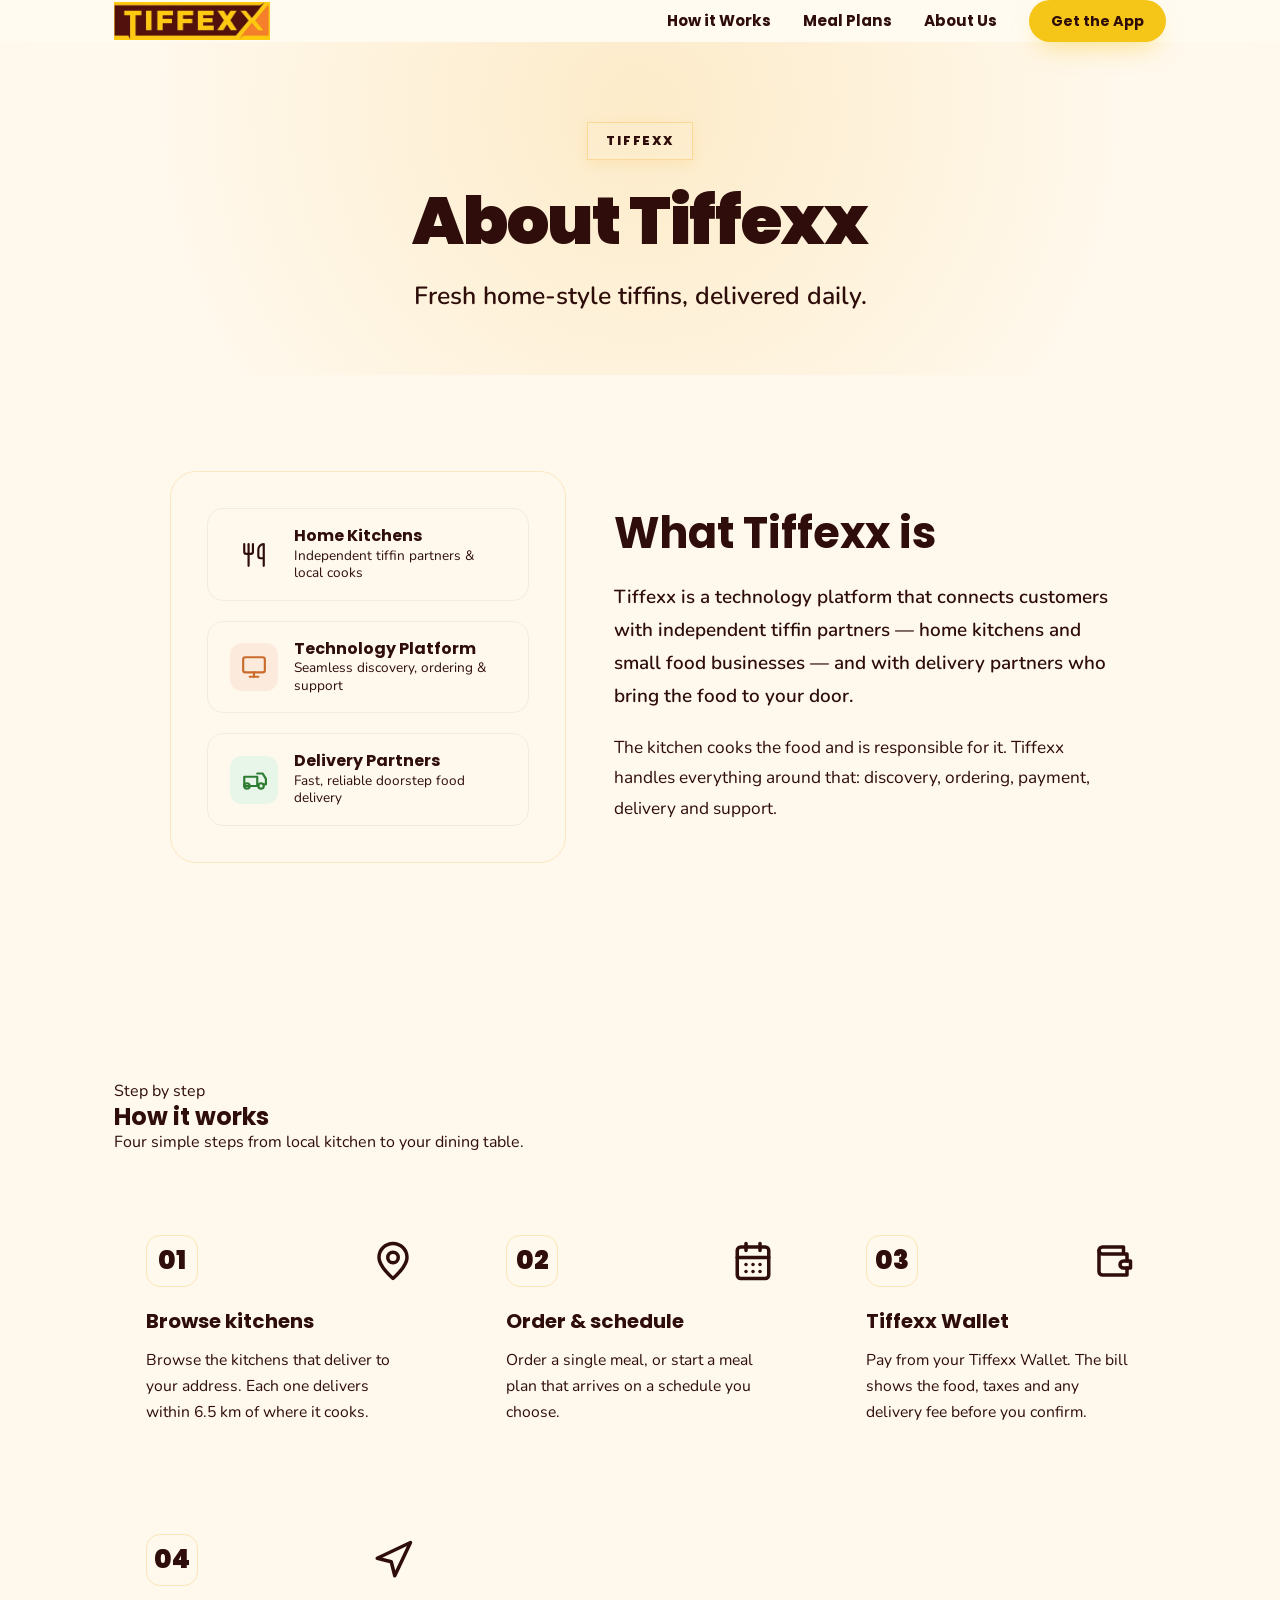
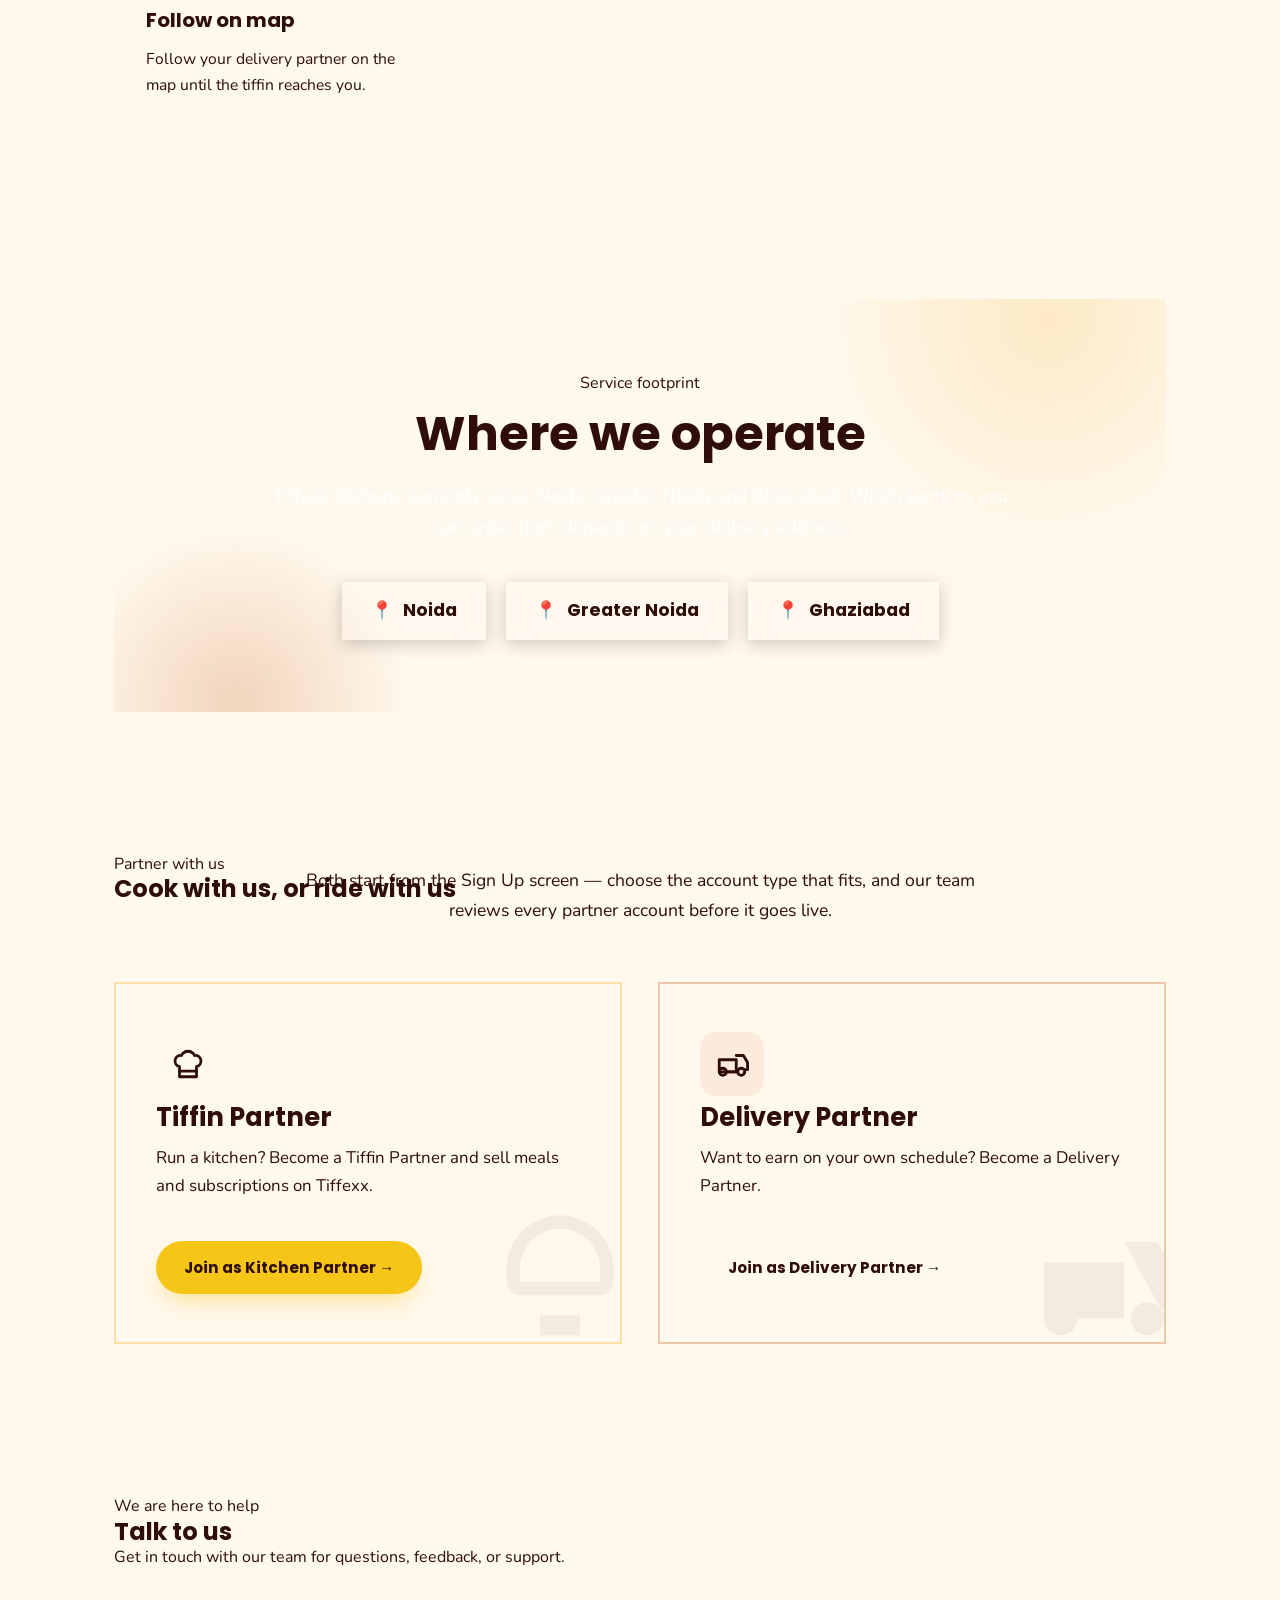
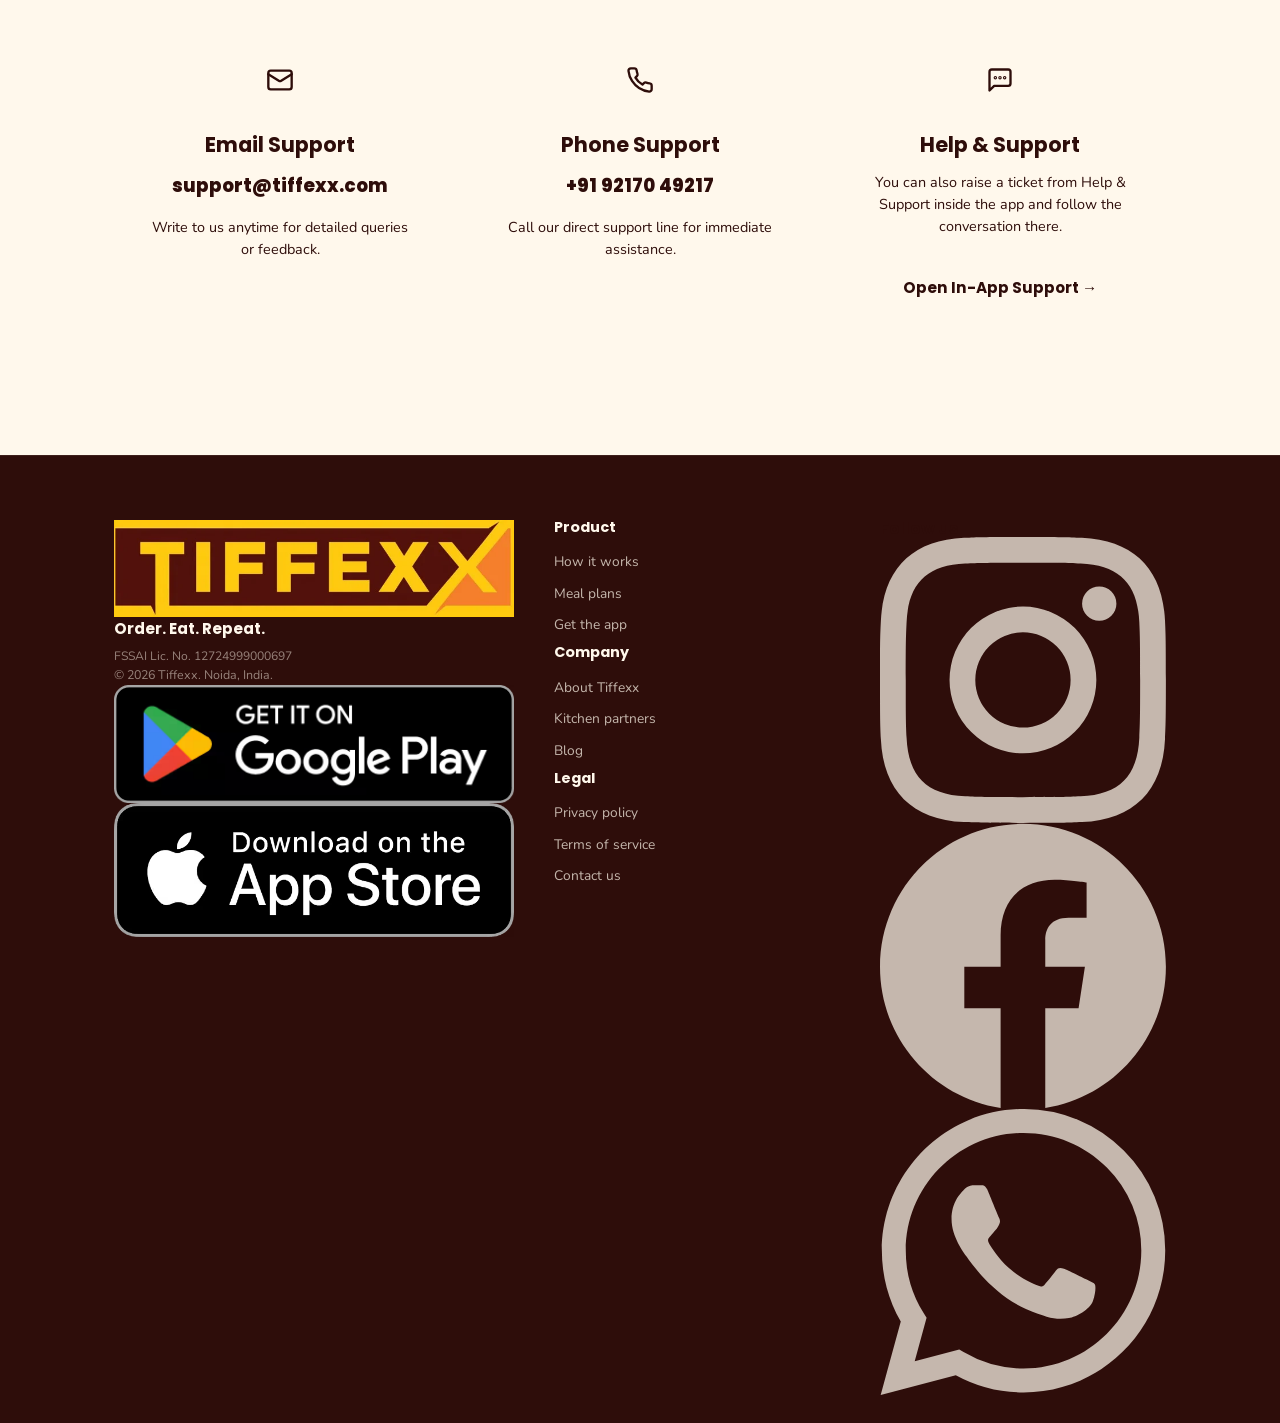
<file: about.html>
<!DOCTYPE html>
<html lang="en">

<head>
    <meta charset="UTF-8" />
    <meta name="viewport" content="width=device-width, initial-scale=1.0" />
    <meta name="description"
        content="About Tiffexx — Fresh home-style tiffins, delivered daily. Learn what Tiffexx is, how our meal subscription works, where we operate, and how to partner with us." />
    <meta name="keywords"
        content="about tiffexx, tiffin delivery platform, home cooked food subscription, Noida, Greater Noida, Ghaziabad, food delivery partners" />
    <meta property="og:title" content="About Tiffexx — Fresh Home-Style Tiffins, Delivered Daily" />
    <meta property="og:description"
        content="Fresh home-style tiffins, delivered daily. Discover how Tiffexx connects customers with local home kitchens." />
    <meta property="og:type" content="website" />
    <title>About Tiffexx — Fresh Home-Style Tiffins, Delivered Daily</title>
    <link rel="icon" type="image/x-icon" href="./assets/icon-32x32.png">
    <link rel="preconnect" href="https://fonts.googleapis.com" />
    <link rel="preconnect" href="https://fonts.gstatic.com" crossorigin />
    <link
        href="https://fonts.googleapis.com/css2?family=Poppins:wght@700;800;900&family=Nunito:wght@400;600;700&display=swap"
        rel="stylesheet" />
    <link rel="stylesheet" href="styles.css" />
    <link rel="stylesheet" href="about.css" />
</head>

<body id="top">

    <!-- ╔══════════════════ STICKY HEADER / NAVBAR ══════════════════╗ -->
    <header class="about-header" id="about-header" role="banner">
        <div class="container about-nav">
            <a href="index.html" class="about-logo-link" aria-label="Tiffexx Home">
                <img src="./assets/tiffexx-logo.png" alt="Tiffexx Logo" class="about-logo-img" />
            </a>

            <!-- Desktop Nav Links -->
            <nav class="about-nav-links" aria-label="Main Navigation">
                <a href="index.html#how-it-works" class="about-nav-link">How it Works</a>
                <a href="index.html#meals" class="about-nav-link">Meal Plans</a>
                <a href="about.html" class="about-nav-link active">About Us</a>
                <a href="index.html#app" class="btn btn-primary about-nav-cta">Get the App</a>
            </nav>

            <!-- Mobile Hamburger Button -->
            <button class="mobile-menu-btn" id="mobile-menu-btn" aria-label="Toggle navigation menu"
                aria-expanded="false">
                <svg viewBox="0 0 24 24" fill="none" stroke="currentColor" stroke-width="2.5" stroke-linecap="round"
                    stroke-linejoin="round">
                    <line x1="3" y1="12" x2="21" y2="12"></line>
                    <line x1="3" y1="6" x2="21" y2="6"></line>
                    <line x1="3" y1="18" x2="21" y2="18"></line>
                </svg>
            </button>
        </div>

        <!-- Mobile Nav Dropdown -->
        <div class="mobile-nav-dropdown" id="mobile-nav-dropdown" aria-label="Mobile Navigation">
            <a href="index.html#how-it-works" class="about-nav-link">How it Works</a>
            <a href="index.html#meals" class="about-nav-link">Meal Plans</a>
            <a href="about.html" class="about-nav-link active">About Us</a>
            <a href="index.html#app" class="btn btn-primary btn-full">Get the App</a>
        </div>
    </header>

    <main role="main">
        <!-- ╔══════════════════ HERO SECTION ══════════════════╗ -->
        <section class="about-hero" aria-labelledby="about-main-heading">
            <div class="about-hero-bg-shapes" aria-hidden="true">
                <div class="hero-blob hero-blob-1"></div>
                <div class="hero-blob hero-blob-2"></div>
            </div>
            <div class="container about-hero-content reveal">
                <span class="about-badge">TIFFEXX</span>
                <h1 class="about-title" id="about-main-heading">About Tiffexx</h1>
                <p class="about-subtitle">Fresh home-style tiffins, delivered daily.</p>
            </div>
        </section>

        <!-- ╔══════════════════ SECTION 1: WHAT TIFFEXX IS ══════════════════╗ -->
        <section class="what-section" aria-labelledby="what-heading">
            <div class="container">
                <div class="what-card reveal">
                    <!-- Left Graphic Feature Box -->
                    <div class="what-visual" aria-hidden="true">
                        <div class="what-visual-badge">
                            <div class="what-visual-icon">
                                <svg viewBox="0 0 24 24" fill="none" stroke="currentColor" stroke-width="2"
                                    stroke-linecap="round" stroke-linejoin="round">
                                    <path d="M3 2v7c0 1.1.9 2 2 2h4a2 2 0 0 0 2-2V2"></path>
                                    <path d="M7 2v20"></path>
                                    <path d="M21 15V2v0a5 5 0 0 0-5 5v6c0 1.1.9 2 2 2h3Zm0 0v7"></path>
                                </svg>
                            </div>
                            <div class="what-visual-text">
                                <h4>Home Kitchens</h4>
                                <p>Independent tiffin partners &amp; local cooks</p>
                            </div>
                        </div>

                        <div class="what-visual-badge" style="transition-delay: 0.1s">
                            <div class="what-visual-icon" style="background: #FCEBDD;">
                                <svg viewBox="0 0 24 24" fill="none" stroke="#C86B2B" stroke-width="2"
                                    stroke-linecap="round" stroke-linejoin="round">
                                    <rect x="2" y="3" width="20" height="14" rx="2" ry="2"></rect>
                                    <line x1="8" y1="21" x2="16" y2="21"></line>
                                    <line x1="12" y1="17" x2="12" y2="21"></line>
                                </svg>
                            </div>
                            <div class="what-visual-text">
                                <h4>Technology Platform</h4>
                                <p>Seamless discovery, ordering &amp; support</p>
                            </div>
                        </div>

                        <div class="what-visual-badge" style="transition-delay: 0.2s">
                            <div class="what-visual-icon" style="background: #E8F5E9;">
                                <svg viewBox="0 0 24 24" fill="none" stroke="#2E7D32" stroke-width="2"
                                    stroke-linecap="round" stroke-linejoin="round">
                                    <circle cx="5.5" cy="17.5" r="2.5"></circle>
                                    <circle cx="18.5" cy="17.5" r="2.5"></circle>
                                    <path d="M15 6h5l3 5v5h-2.5"></path>
                                    <path d="M8 17.5H16"></path>
                                    <path d="M3 9h12v8.5H3V9Z"></path>
                                </svg>
                            </div>
                            <div class="what-visual-text">
                                <h4>Delivery Partners</h4>
                                <p>Fast, reliable doorstep food delivery</p>
                            </div>
                        </div>
                    </div>

                    <!-- Right Text Content -->
                    <div class="what-content">
                        <h2 id="what-heading">What Tiffexx is</h2>
                        <p class="what-text-lead">
                            Tiffexx is a technology platform that connects customers with independent tiffin partners —
                            home kitchens and small food businesses — and with delivery partners who bring the food to
                            your door.
                        </p>
                        <p class="what-text-secondary">
                            The kitchen cooks the food and is responsible for it. Tiffexx handles everything around
                            that: discovery, ordering, payment, delivery and support.
                        </p>
                    </div>
                </div>
            </div>
        </section>

        <!-- ╔══════════════════ SECTION 2: HOW IT WORKS ══════════════════╗ -->
        <section class="how-section" aria-labelledby="how-heading">
            <div class="container">
                <div class="section-header reveal">
                    <p class="section-eyebrow">Step by step</p>
                    <h2 id="how-heading">How it works</h2>
                    <p class="section-subtext">Four simple steps from local kitchen to your dining table.</p>
                </div>

                <div class="how-grid">
                    <!-- Step 1 -->
                    <div class="how-card reveal" style="--delay: 0s">
                        <div class="how-card-header">
                            <div class="step-num" aria-hidden="true">01</div>
                            <svg class="how-card-icon" viewBox="0 0 24 24" fill="none" stroke="currentColor"
                                stroke-width="2" stroke-linecap="round" stroke-linejoin="round" aria-hidden="true">
                                <circle cx="12" cy="10" r="3"></circle>
                                <path d="M12 2a8 8 0 0 0-8 8c0 5.25 8 12 8 12s8-6.75 8-12a8 8 0 0 0-8-8Z"></path>
                            </svg>
                        </div>
                        <h3>Browse kitchens</h3>
                        <p>Browse the kitchens that deliver to your address. Each one delivers within 6.5 km of where it
                            cooks.</p>
                    </div>

                    <!-- Step 2 -->
                    <div class="how-card reveal" style="--delay: 0.1s">
                        <div class="how-card-header">
                            <div class="step-num" aria-hidden="true">02</div>
                            <svg class="how-card-icon" viewBox="0 0 24 24" fill="none" stroke="currentColor"
                                stroke-width="2" stroke-linecap="round" stroke-linejoin="round" aria-hidden="true">
                                <rect x="3" y="4" width="18" height="18" rx="2" ry="2"></rect>
                                <line x1="16" y1="2" x2="16" y2="6"></line>
                                <line x1="8" y1="2" x2="8" y2="6"></line>
                                <line x1="3" y1="10" x2="21" y2="10"></line>
                                <path d="M8 14h.01"></path>
                                <path d="M12 14h.01"></path>
                                <path d="M16 14h.01"></path>
                                <path d="M8 18h.01"></path>
                                <path d="M12 18h.01"></path>
                                <path d="M16 18h.01"></path>
                            </svg>
                        </div>
                        <h3>Order &amp; schedule</h3>
                        <p>Order a single meal, or start a meal plan that arrives on a schedule you choose.</p>
                    </div>

                    <!-- Step 3 -->
                    <div class="how-card reveal" style="--delay: 0.2s">
                        <div class="how-card-header">
                            <div class="step-num" aria-hidden="true">03</div>
                            <svg class="how-card-icon" viewBox="0 0 24 24" fill="none" stroke="currentColor"
                                stroke-width="2" stroke-linecap="round" stroke-linejoin="round" aria-hidden="true">
                                <path d="M20 12V8H6a2 2 0 0 1-2-2c0-1.1.9-2 2-2h12v4"></path>
                                <path d="M4 6v12c0 1.1.9 2 2 2h14v-4"></path>
                                <path d="M18 12a2 2 0 0 0-2 2c0 1.1.9 2 2 2h4v-4h-4Z"></path>
                            </svg>
                        </div>
                        <h3>Tiffexx Wallet</h3>
                        <p>Pay from your Tiffexx Wallet. The bill shows the food, taxes and any delivery fee before you
                            confirm.</p>
                    </div>

                    <!-- Step 4 -->
                    <div class="how-card reveal" style="--delay: 0.3s">
                        <div class="how-card-header">
                            <div class="step-num" aria-hidden="true">04</div>
                            <svg class="how-card-icon" viewBox="0 0 24 24" fill="none" stroke="currentColor"
                                stroke-width="2" stroke-linecap="round" stroke-linejoin="round" aria-hidden="true">
                                <polygon points="3 11 22 2 13 21 11 13 3 11"></polygon>
                            </svg>
                        </div>
                        <h3>Follow on map</h3>
                        <p>Follow your delivery partner on the map until the tiffin reaches you.</p>
                    </div>
                </div>
            </div>
        </section>

        <!-- ╔══════════════════ SECTION 3: WHERE WE OPERATE ══════════════════╗ -->
        <section class="operate-section" aria-labelledby="operate-heading">
            <div class="container">
                <div class="operate-banner reveal">
                    <div class="operate-glow" aria-hidden="true"></div>
                    <div class="operate-glow-2" aria-hidden="true"></div>

                    <div class="operate-content">
                        <span class="section-eyebrow operate-eyebrow">Service footprint</span>
                        <h2 id="operate-heading">Where we operate</h2>
                        <p>
                            Tiffexx kitchens currently serve Noida, Greater Noida and Ghaziabad. Which kitchens you can
                            order from depends on your delivery address.
                        </p>

                        <div class="cities-row" role="list" aria-label="Cities served">
                            <div class="city-pill" role="listitem">
                                <span class="city-pin" aria-hidden="true">📍</span> Noida
                            </div>
                            <div class="city-pill" role="listitem">
                                <span class="city-pin" aria-hidden="true">📍</span> Greater Noida
                            </div>
                            <div class="city-pill" role="listitem">
                                <span class="city-pin" aria-hidden="true">📍</span> Ghaziabad
                            </div>
                        </div>
                    </div>
                </div>
            </div>
        </section>

        <!-- ╔══════════════════ SECTION 4: COOK OR RIDE WITH US ══════════════════╗ -->
        <section class="partner-section" aria-labelledby="partner-heading">
            <div class="container">
                <div class="section-header reveal">
                    <p class="section-eyebrow">Partner with us</p>
                    <h2 id="partner-heading">Cook with us, or ride with us</h2>
                </div>

                <p class="partner-intro reveal">
                    Both start from the Sign Up screen — choose the account type that fits, and our team reviews every
                    partner account before it goes live.
                </p>

                <div class="partner-grid">
                    <!-- Kitchen Partner Card -->
                    <div class="partner-card partner-card-kitchen reveal" style="--delay: 0s">
                        <svg class="partner-card-bg-icon" viewBox="0 0 24 24" fill="currentColor" aria-hidden="true">
                            <path
                                d="M12 2a8 8 0 0 0-8 8v2a2 2 0 0 0 2 2h12a2 2 0 0 0 2-2v-2a8 8 0 0 0-8-8Zm-6 8a6 6 0 0 1 12 0v2H6v-2Zm3 7h6v3H9v-3Z" />
                        </svg>

                        <div>
                            <div class="partner-icon-wrap" aria-hidden="true">
                                <svg viewBox="0 0 24 24" fill="none" stroke="currentColor" stroke-width="2"
                                    stroke-linecap="round" stroke-linejoin="round">
                                    <path
                                        d="M6 13.87A4 4 0 0 1 7.41 6a5.11 5.11 0 0 1 1.05-1.54 5 5 0 0 1 7.08 0A5.11 5.11 0 0 1 16.59 6 4 4 0 0 1 18 13.87V21H6Z">
                                    </path>
                                    <line x1="6" y1="17" x2="18" y2="17"></line>
                                </svg>
                            </div>
                            <h3>Tiffin Partner</h3>
                            <p>Run a kitchen? Become a Tiffin Partner and sell meals and subscriptions on Tiffexx.</p>
                        </div>

                        <div class="partner-action">
                            <a href="index.html#app" class="btn btn-primary">Join as Kitchen Partner →</a>
                        </div>
                    </div>

                    <!-- Delivery Partner Card -->
                    <div class="partner-card partner-card-delivery reveal" style="--delay: 0.15s">
                        <svg class="partner-card-bg-icon" viewBox="0 0 24 24" fill="currentColor" aria-hidden="true">
                            <circle cx="5.5" cy="17.5" r="2.5" />
                            <circle cx="18.5" cy="17.5" r="2.5" />
                            <path d="M15 6h5l3 5v5h-2.5 M8 17.5H16 M3 9h12v8.5H3V9Z" />
                        </svg>

                        <div>
                            <div class="partner-icon-wrap" aria-hidden="true">
                                <svg viewBox="0 0 24 24" fill="none" stroke="currentColor" stroke-width="2"
                                    stroke-linecap="round" stroke-linejoin="round">
                                    <circle cx="5.5" cy="17.5" r="2.5"></circle>
                                    <circle cx="18.5" cy="17.5" r="2.5"></circle>
                                    <path d="M15 6h5l3 5v5h-2.5"></path>
                                    <path d="M8 17.5H16"></path>
                                    <path d="M3 9h12v8.5H3V9Z"></path>
                                </svg>
                            </div>
                            <h3>Delivery Partner</h3>
                            <p>Want to earn on your own schedule? Become a Delivery Partner.</p>
                        </div>

                        <div class="partner-action">
                            <a href="index.html#app" class="btn btn-outline">Join as Delivery Partner →</a>
                        </div>
                    </div>
                </div>
            </div>
        </section>

        <!-- ╔══════════════════ SECTION 5: TALK TO US ══════════════════╗ -->
        <section class="contact-section" id="contact" aria-labelledby="contact-heading">
            <div class="container">
                <div class="section-header reveal">
                    <p class="section-eyebrow">We are here to help</p>
                    <h2 id="contact-heading">Talk to us</h2>
                    <p class="section-subtext">Get in touch with our team for questions, feedback, or support.</p>
                </div>

                <div class="contact-grid">
                    <!-- Email Card -->
                    <div class="contact-card reveal" style="--delay: 0s">
                        <div class="contact-icon" aria-hidden="true">
                            <svg viewBox="0 0 24 24" fill="none" stroke="currentColor" stroke-width="2"
                                stroke-linecap="round" stroke-linejoin="round">
                                <rect width="20" height="16" x="2" y="4" rx="2"></rect>
                                <path d="m22 7-8.97 5.7a1.94 1.94 0 0 1-2.06 0L2 7"></path>
                            </svg>
                        </div>
                        <h3>Email Support</h3>
                        <a href="mailto:support@tiffexx.com" class="contact-link">support@tiffexx.com</a>
                        <p class="contact-note">Write to us anytime for detailed queries or feedback.</p>
                    </div>

                    <!-- Phone Card -->
                    <div class="contact-card reveal" style="--delay: 0.1s">
                        <div class="contact-icon" aria-hidden="true">
                            <svg viewBox="0 0 24 24" fill="none" stroke="currentColor" stroke-width="2"
                                stroke-linecap="round" stroke-linejoin="round">
                                <path
                                    d="M22 16.92v3a2 2 0 0 1-2.18 2 19.79 19.79 0 0 1-8.63-3.07 19.5 19.5 0 0 1-6-6 19.79 19.79 0 0 1-3.07-8.67A2 2 0 0 1 4.11 2h3a2 2 0 0 1 2 1.72 12.84 12.84 0 0 0 .7 2.81 2 2 0 0 1-.45 2.11L8.09 9.91a16 16 0 0 0 6 6l1.27-1.27a2 2 0 0 1 2.11-.45 12.84 12.84 0 0 0 2.81.7A2 2 0 0 1 22 16.92z">
                                </path>
                            </svg>
                        </div>
                        <h3>Phone Support</h3>
                        <a href="tel:+919217049217" class="contact-link">+91 92170 49217</a>
                        <p class="contact-note">Call our direct support line for immediate assistance.</p>
                    </div>

                    <!-- In-App Ticket Card -->
                    <div class="contact-card reveal" style="--delay: 0.2s">
                        <div class="contact-icon" aria-hidden="true">
                            <svg viewBox="0 0 24 24" fill="none" stroke="currentColor" stroke-width="2"
                                stroke-linecap="round" stroke-linejoin="round">
                                <path d="M21 15a2 2 0 0 1-2 2H7l-4 4V5a2 2 0 0 1 2-2h14a2 2 0 0 1 2 2z"></path>
                                <circle cx="12" cy="10" r="0.5"></circle>
                                <circle cx="8" cy="10" r="0.5"></circle>
                                <circle cx="16" cy="10" r="0.5"></circle>
                            </svg>
                        </div>
                        <h3>Help &amp; Support</h3>
                        <p class="contact-note">You can also raise a ticket from Help &amp; Support inside the app and
                            follow the conversation there.</p>
                        <a href="index.html#app" class="btn btn-outline btn-sm contact-ticket-btn">Open In-App Support
                            →</a>
                    </div>
                </div>
            </div>
        </section>
    </main>

    <!-- ╔══════════════════ FOOTER ══════════════════╗ -->
    <footer class="footer" id="footer" role="contentinfo">
        <div class="container footer-grid">

            <div class="footer-brand">
                <a href="index.html" class="footer-logo-link" aria-label="Tiffexx Home">
                    <img src="./assets/tiffexx-logo.png" alt="Tiffexx" class="footer-logo-img" />
                </a>
                <p class="footer-tagline">Order. Eat. Repeat.</p>
                <p class="footer-fssai">FSSAI Lic. No. 12724999000697</p>
                <p class="footer-copy">© 2026 Tiffexx. Noida, India.</p>

                <div class="footer-app-badges">
                    <a href="https://play.google.com/store/search?q=tiffexx&c=apps&hl=en_IN" target="_blank"
                        rel="noopener noreferrer" class="footer-badge-link" id="footer-playstore"
                        aria-label="Get it on Google Play">
                        <img src="./assets/playStore-img.avif" alt="Get it on Google Play" class="footer-badge-img" />
                    </a>
                    <a href="https://apps.apple.com/in/app/tiffexx/id6769454054" target="_blank"
                        rel="noopener noreferrer" class="footer-badge-link" id="footer-appstore"
                        aria-label="Download on the App Store">
                        <img src="./assets/appStore-img.avif" alt="Download on the App Store"
                            class="footer-badge-img" />
                    </a>
                </div>
            </div>

            <nav class="footer-nav" aria-label="Footer navigation">
                <div class="footer-nav-col">
                    <h4>Product</h4>
                    <a href="index.html#how-it-works">How it works</a>
                    <a href="index.html#meals">Meal plans</a>
                    <a href="index.html#app">Get the app</a>
                </div>
                <div class="footer-nav-col">
                    <h4>Company</h4>
                    <a href="#top">About Tiffexx</a>
                    <a href="#">Kitchen partners</a>
                    <a href="#">Blog</a>
                </div>
                <div class="footer-nav-col">
                    <h4>Legal</h4>
                    <a href="privacy.html" rel="noopener noreferrer">Privacy policy</a>
                    <a href="terms.html">Terms of service</a>
                    <a href="#contact">Contact us</a>
                </div>
            </nav>

            <div class="footer-social">
                <h4>Follow us</h4>
                <div class="social-icons" role="list">
                    <a href="https://www.instagram.com/tiffexx.com_?igsh=NDgzaXIwbHMwcnF2" target="_blank"
                        class="social-icon" aria-label="Instagram" role="listitem">
                        <svg viewBox="0 0 24 24" fill="currentColor" aria-hidden="true">
                            <path
                                d="M12 2.163c3.204 0 3.584.012 4.85.07 3.252.148 4.771 1.691 4.919 4.919.058 1.265.069 1.645.069 4.849 0 3.205-.012 3.584-.069 4.849-.149 3.225-1.664 4.771-4.919 4.919-1.266.058-1.644.07-4.85.07-3.204 0-3.584-.012-4.849-.07-3.26-.149-4.771-1.699-4.919-4.92-.058-1.265-.07-1.644-.07-4.849 0-3.204.013-3.583.07-4.849.149-3.227 1.664-4.771 4.919-4.919 1.266-.057 1.645-.069 4.849-.069zM12 0C8.741 0 8.333.014 7.053.072 2.695.272.273 2.69.073 7.052.014 8.333 0 8.741 0 12c0 3.259.014 3.668.072 4.948.2 4.358 2.618 6.78 6.98 6.98C8.333 23.986 8.741 24 12 24c3.259 0 3.668-.014 4.948-.072 4.354-.2 6.782-2.618 6.979-6.98.059-1.28.073-1.689.073-4.948 0-3.259-.014-3.667-.072-4.947-.196-4.354-2.617-6.78-6.979-6.98C15.668.014 15.259 0 12 0zm0 5.838a6.162 6.162 0 100 12.324 6.162 6.162 0 000-12.324zM12 16a4 4 0 110-8 4 4 0 010 8zm6.406-11.845a1.44 1.44 0 100 2.881 1.44 1.44 0 000-2.881z" />
                        </svg>
                    </a>
                    <a href="https://www.facebook.com/p/Tiffexx-61584848297200/" target="_blank" class="social-icon"
                        aria-label="Facebook" role="listitem">
                        <svg viewBox="0 0 24 24" fill="currentColor" aria-hidden="true">
                            <path
                                d="M24 12.073c0-6.627-5.373-12-12-12s-12 5.373-12 12c0 5.99 4.388 10.954 10.125 11.854v-8.385H7.078v-3.47h3.047V9.43c0-3.007 1.792-4.669 4.533-4.669 1.312 0 2.686.235 2.686.235v2.953H15.83c-1.491 0-1.956.925-1.956 1.874v2.25h3.328l-.532 3.47h-2.796v8.385C19.612 23.027 24 18.062 24 12.073z" />
                        </svg>
                    </a>
                    <a href="https://wa.me/919217049217" target="_blank" class="social-icon"
                        aria-label="WhatsApp" role="listitem">
                        <svg viewBox="0 0 24 24" fill="currentColor" aria-hidden="true">
                            <path
                                d="M17.472 14.382c-.297-.149-1.758-.867-2.03-.967-.273-.099-.471-.148-.67.15-.197.297-.767.966-.94 1.164-.173.199-.347.223-.644.075-.297-.15-1.255-.463-2.39-1.475-.883-.788-1.48-1.761-1.653-2.059-.173-.297-.018-.458.13-.606.134-.133.298-.347.446-.52.149-.174.198-.298.298-.497.099-.198.05-.371-.025-.52-.075-.149-.669-1.612-.916-2.207-.242-.579-.487-.5-.669-.51-.173-.008-.371-.01-.57-.01-.198 0-.52.074-.792.372-.272.297-1.04 1.016-1.04 2.479 0 1.462 1.065 2.875 1.213 3.074.149.198 2.096 3.2 5.077 4.487.709.306 1.262.489 1.694.625.712.227 1.36.195 1.871.118.571-.085 1.758-.719 2.006-1.413.248-.694.248-1.289.173-1.413-.074-.124-.272-.198-.57-.347m-5.421 7.403h-.004a9.87 9.87 0 01-5.031-1.378l-.361-.214-3.741.982.998-3.648-.235-.374a9.86 9.86 0 01-1.51-5.26c.001-5.45 4.436-9.884 9.888-9.884 2.64 0 5.122 1.03 6.988 2.898a9.825 9.825 0 012.893 6.994c-.003 5.45-4.437 9.884-9.885 9.884m8.413-18.297A11.815 11.815 0 0012.05 0C5.495 0 .16 5.335.157 11.892c0 2.096.547 4.142 1.588 5.945L.057 24l6.305-1.654a11.882 11.882 0 005.683 1.448h.005c6.554 0 11.89-5.335 11.893-11.893a11.821 11.821 0 00-3.48-8.413z" />
                        </svg>
                    </a>
                </div>
            </div>
        </div>
    </footer>

    <script>
        // ── Scroll-reveal ─────────────────────────────────────────────────────────
        const revealEls = document.querySelectorAll('.reveal');
        const revealObserver = new IntersectionObserver((entries) => {
            entries.forEach((entry) => {
                if (entry.isIntersecting) {
                    const el = entry.target;
                    const delay = el.style.getPropertyValue('--delay') || '0s';
                    el.style.transitionDelay = delay;
                    el.classList.add('revealed');
                    revealObserver.unobserve(el);
                }
            });
        }, { threshold: 0.1, rootMargin: '0px 0px -40px 0px' });
        revealEls.forEach((el) => revealObserver.observe(el));

        // ── Nav shadow on scroll ───────────────────────────────────────────────────
        const nav = document.getElementById('about-header');
        if (nav) {
            window.addEventListener('scroll', () => {
                nav.classList.toggle('nav-scrolled', window.scrollY > 15);
            }, { passive: true });
        }

        // ── Mobile menu toggle ─────────────────────────────────────────────────────
        const menuBtn = document.getElementById('mobile-menu-btn');
        const dropdown = document.getElementById('mobile-nav-dropdown');
        const header  = document.getElementById('about-header');

        function closeMenu() {
            if (dropdown && dropdown.classList.contains('open')) {
                dropdown.classList.remove('open');
                menuBtn && menuBtn.setAttribute('aria-expanded', 'false');
            }
        }

        if (menuBtn && dropdown) {
            menuBtn.addEventListener('click', (e) => {
                e.stopPropagation();
                const isOpen = dropdown.classList.toggle('open');
                menuBtn.setAttribute('aria-expanded', isOpen);
            });

            // Close when any nav link is clicked
            dropdown.querySelectorAll('a').forEach(link => {
                link.addEventListener('click', closeMenu);
            });

            // Close when clicking outside the header
            document.addEventListener('click', (e) => {
                if (header && !header.contains(e.target)) {
                    closeMenu();
                }
            });

            // Close on scroll
            window.addEventListener('scroll', closeMenu, { passive: true });
        }

        // ── Smooth scroll for internal links ──────────────────────────────────────
        document.querySelectorAll('a[href^="#"]').forEach((link) => {
            link.addEventListener('click', (e) => {
                const href = link.getAttribute('href');
                if (href === '#' || href === '#top') {
                    e.preventDefault();
                    window.scrollTo({ top: 0, behavior: 'smooth' });
                    return;
                }
                const target = document.querySelector(href);
                if (target) {
                    e.preventDefault();
                    const top = target.getBoundingClientRect().top + window.scrollY - 80;
                    window.scrollTo({ top, behavior: 'smooth' });
                }
            });
        });
    </script>
</body>

</html>
</file>
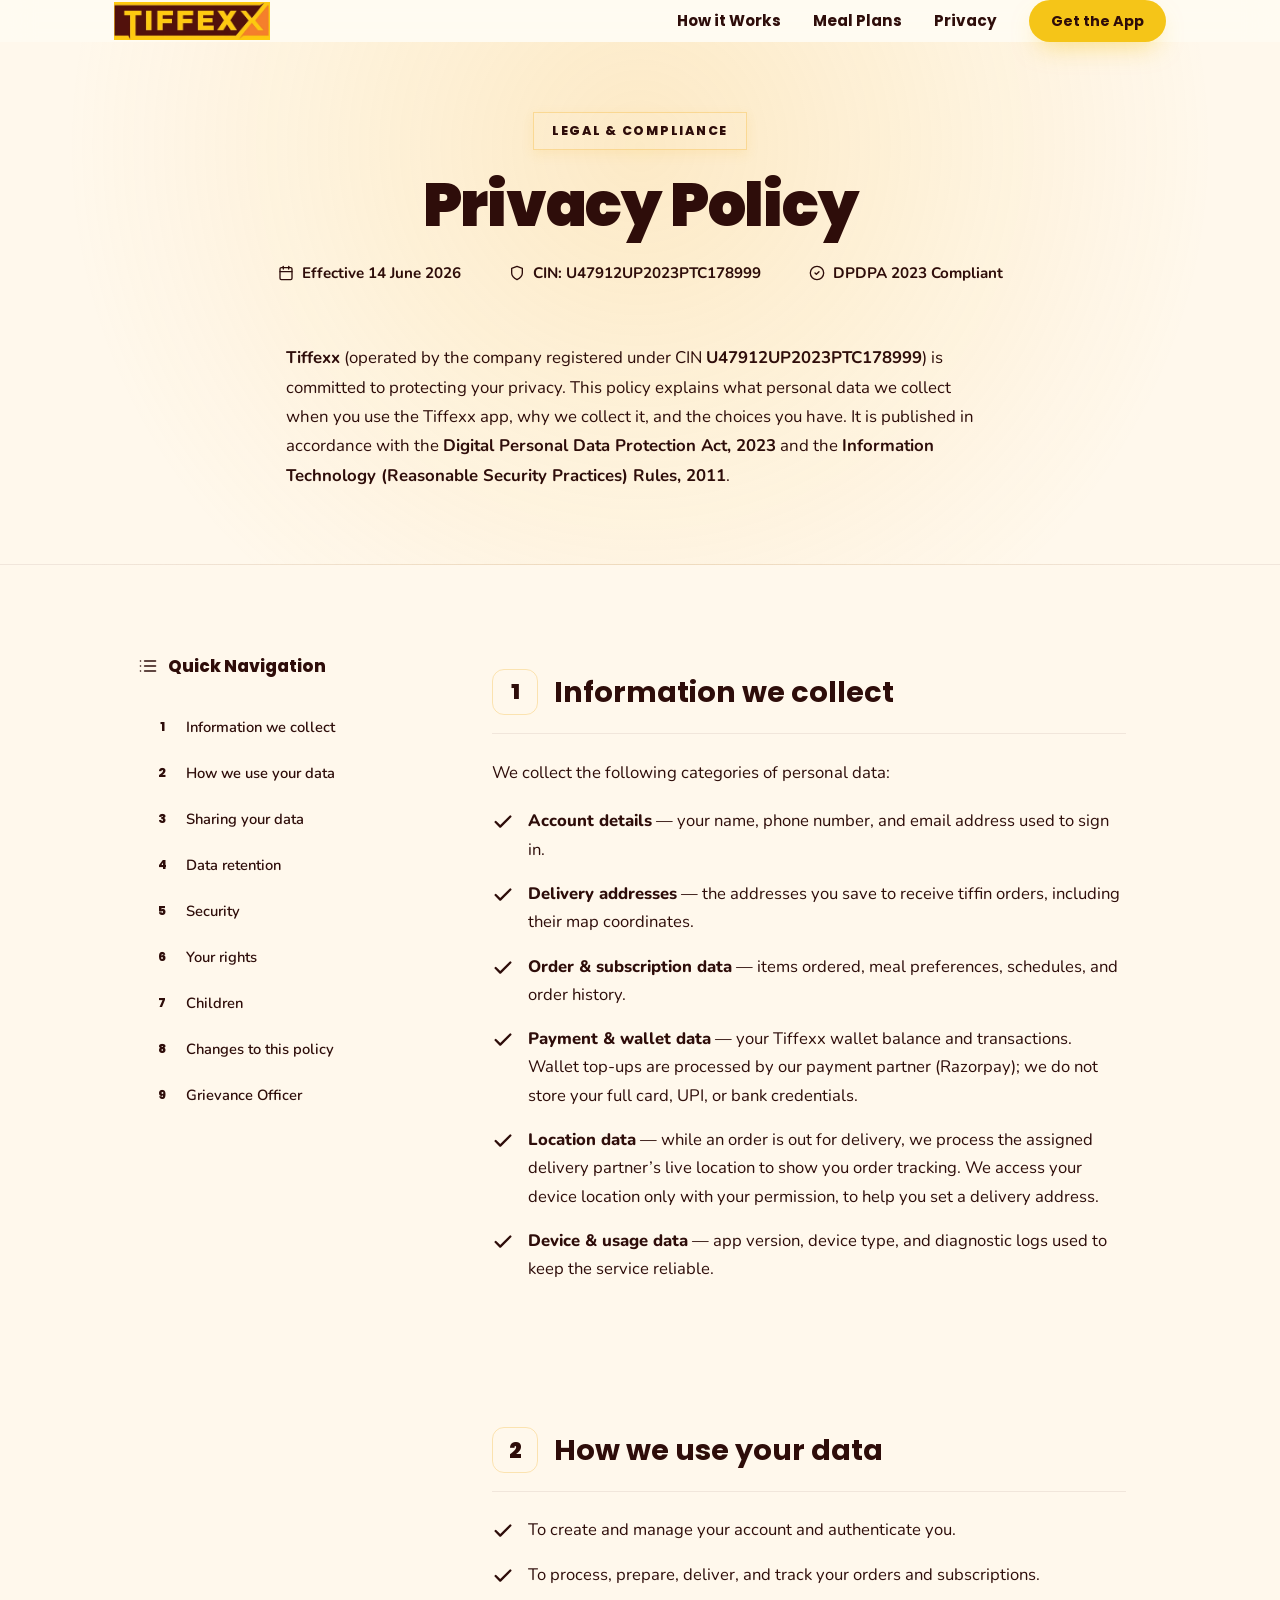
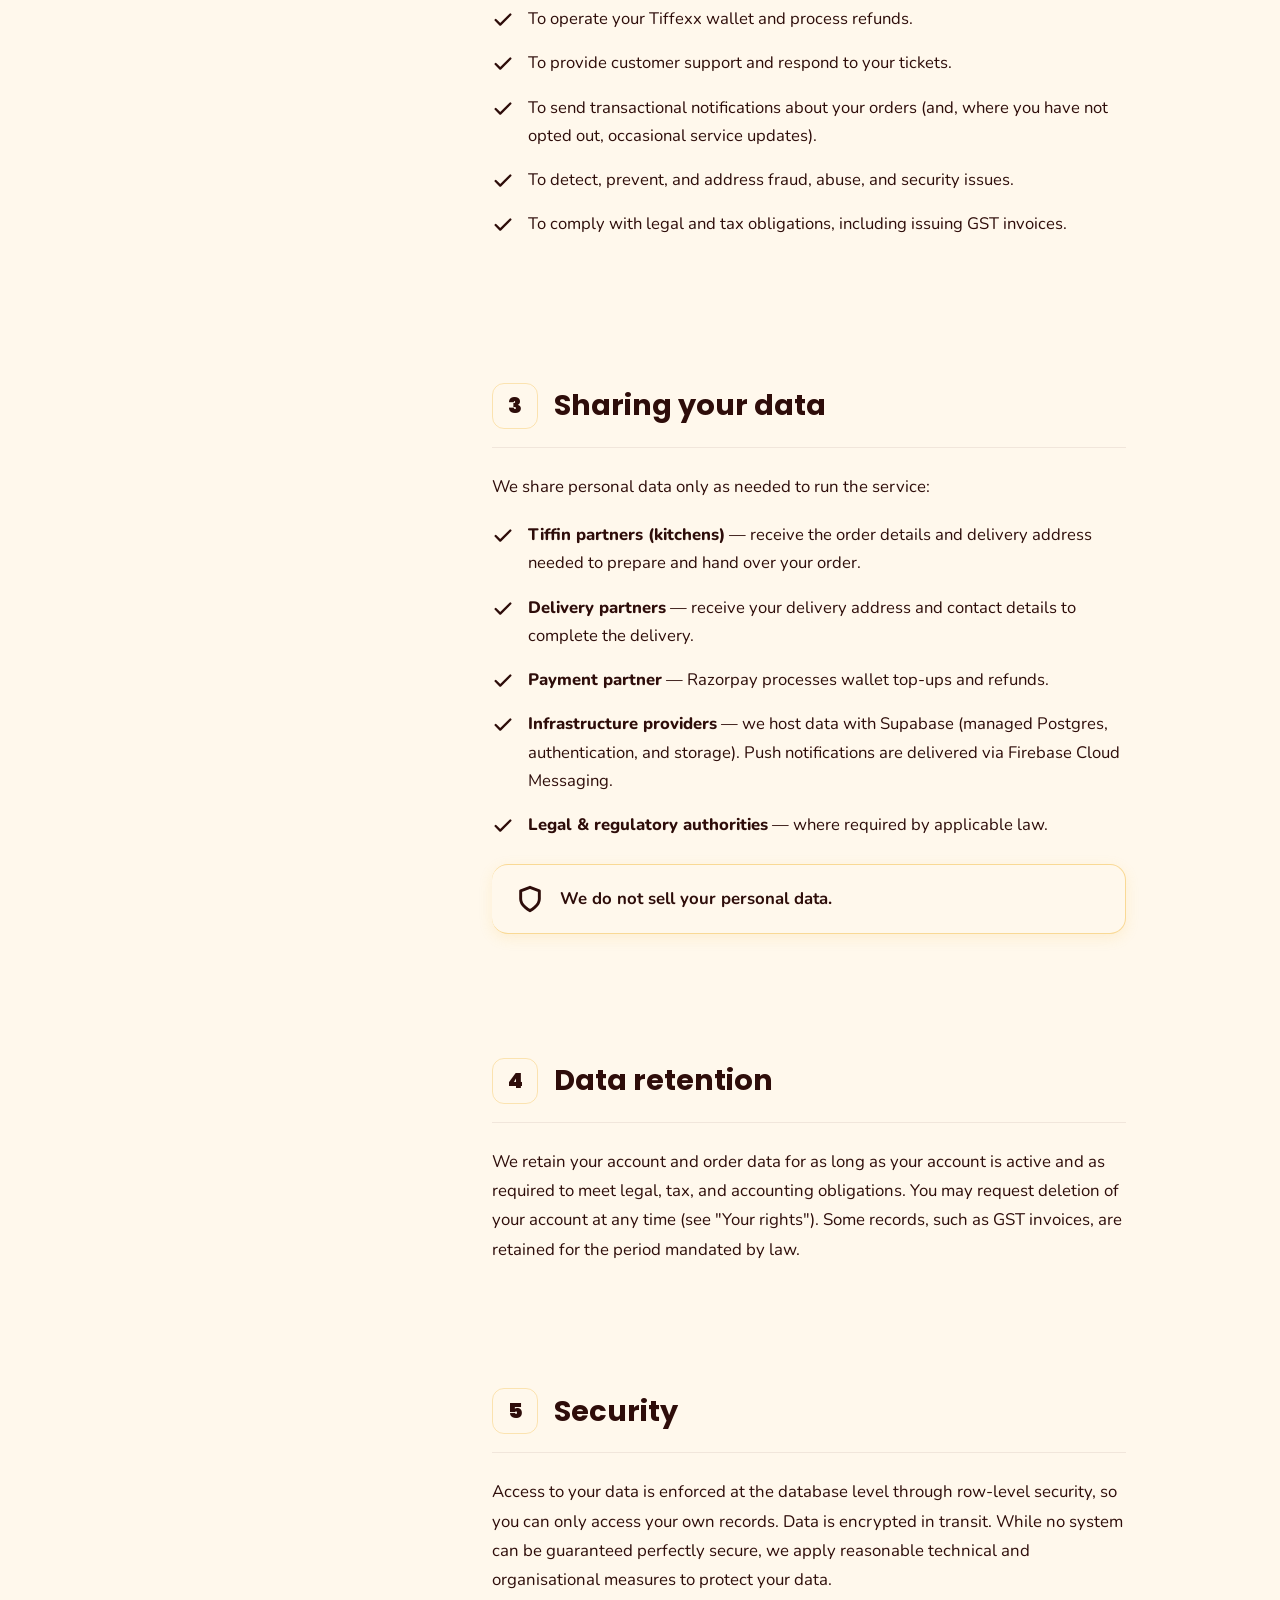
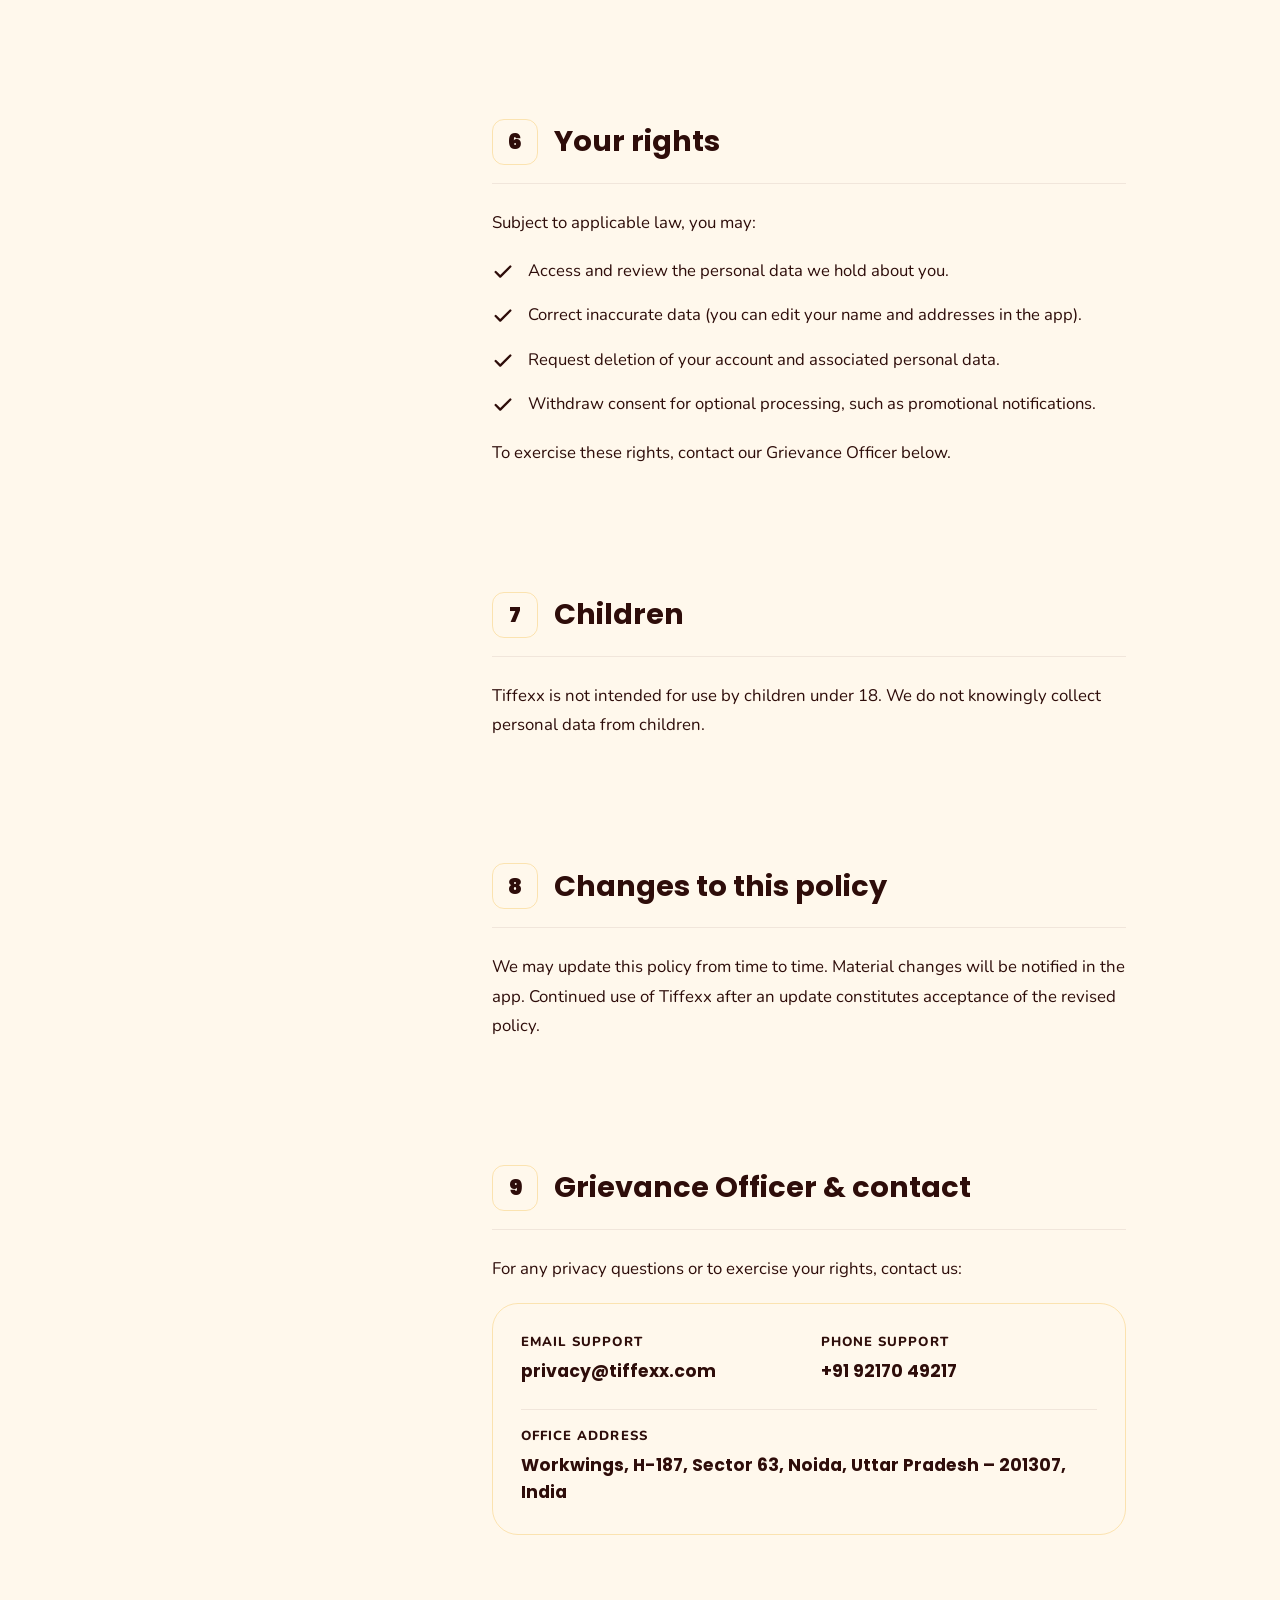
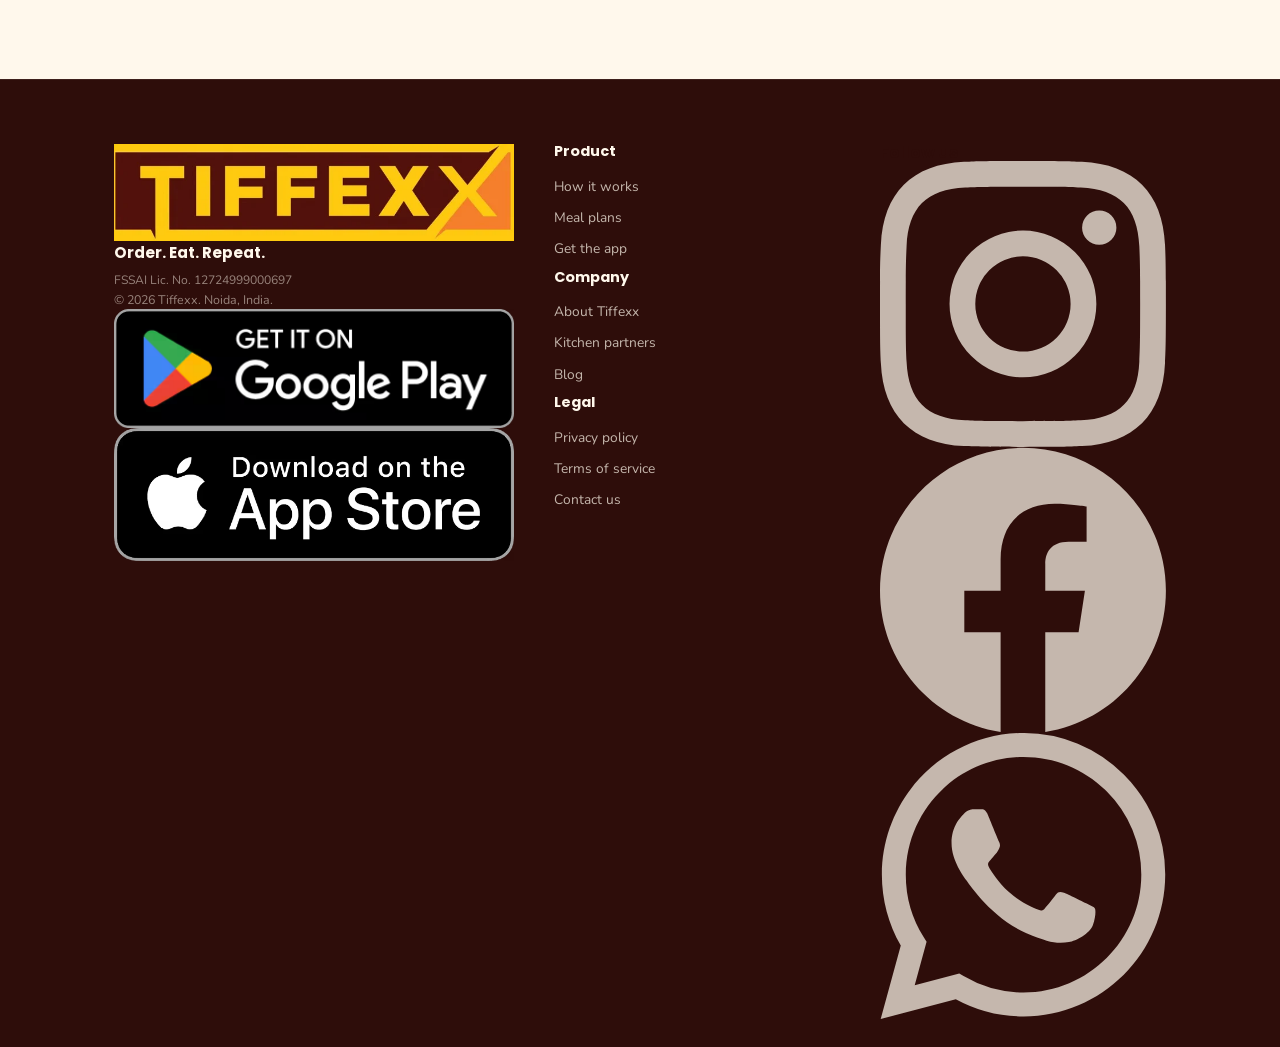
<file: privacy.html>
<!DOCTYPE html>
<html lang="en">

<head>
    <meta charset="UTF-8" />
    <meta name="viewport" content="width=device-width, initial-scale=1.0" />
    <meta name="description"
        content="Tiffexx Privacy Policy — Learn how we collect, use, protect, and handle your personal data when using the Tiffexx app and services. Digital Personal Data Protection Act, 2023 compliant." />
    <meta name="keywords"
        content="tiffexx privacy policy, data protection, DPDPA 2023, IT Rules 2011, grievance officer, personal data, tiffin delivery privacy" />
    <meta property="og:title" content="Privacy Policy — Tiffexx" />
    <meta property="og:description" content="Read the official Tiffexx Privacy Policy. Effective 14 June 2026." />
    <meta property="og:type" content="website" />
    <title>Privacy Policy — Tiffexx</title>
    <link rel="icon" type="image/x-icon" href="./assets/icon-32x32.png">
    <link rel="preconnect" href="https://fonts.googleapis.com" />
    <link rel="preconnect" href="https://fonts.gstatic.com" crossorigin />
    <link
        href="https://fonts.googleapis.com/css2?family=Poppins:wght@700;800;900&family=Nunito:wght@400;600;700&display=swap"
        rel="stylesheet" />
    <link rel="stylesheet" href="styles.css" />
    <link rel="stylesheet" href="privacy.css" />
</head>

<body id="top">

    <!-- ╔══════════════════ STICKY HEADER / NAVBAR ══════════════════╗ -->
    <header class="privacy-header" id="privacy-header" role="banner">
        <div class="container privacy-nav">
            <a href="index.html" class="privacy-logo-link" aria-label="Tiffexx Home">
                <img src="./assets/tiffexx-logo.png" alt="Tiffexx Logo" class="privacy-logo-img" />
            </a>

            <!-- Desktop Nav Links -->
            <nav class="privacy-nav-links" aria-label="Main Navigation">
                <a href="index.html#how-it-works" class="privacy-nav-link">How it Works</a>
                <a href="index.html#meals" class="privacy-nav-link">Meal Plans</a>
                <a href="privacy.html" class="privacy-nav-link active">Privacy</a>
                <a href="index.html#app" class="btn btn-primary privacy-nav-cta">Get the App</a>
            </nav>

            <!-- Mobile Hamburger Button -->
            <button class="mobile-menu-btn" id="mobile-menu-btn" aria-label="Toggle navigation menu"
                aria-expanded="false">
                <svg viewBox="0 0 24 24" fill="none" stroke="currentColor" stroke-width="2.5" stroke-linecap="round"
                    stroke-linejoin="round">
                    <line x1="3" y1="12" x2="21" y2="12"></line>
                    <line x1="3" y1="6" x2="21" y2="6"></line>
                    <line x1="3" y1="18" x2="21" y2="18"></line>
                </svg>
            </button>
        </div>

        <!-- Mobile Nav Dropdown -->
        <div class="mobile-nav-dropdown" id="mobile-nav-dropdown" aria-label="Mobile Navigation">
            <a href="index.html#how-it-works" class="privacy-nav-link">How it Works</a>
            <a href="index.html#meals" class="privacy-nav-link">Meal Plans</a>
            <a href="privacy.html" class="privacy-nav-link active">Privacy</a>
            <a href="index.html#app" class="btn btn-primary btn-full">Get the App</a>
        </div>
    </header>

    <main role="main">
        <!-- ╔══════════════════ HERO SECTION ══════════════════╗ -->
        <section class="privacy-hero" aria-labelledby="privacy-main-heading">
            <div class="container privacy-hero-content reveal">
                <span class="privacy-badge">LEGAL &amp; COMPLIANCE</span>
                <h1 class="privacy-title" id="privacy-main-heading">Privacy Policy</h1>

                <div class="privacy-meta-row" role="list">
                    <div class="privacy-meta-pill" role="listitem">
                        <svg viewBox="0 0 24 24" fill="none" stroke="currentColor" stroke-width="2"
                            stroke-linecap="round" stroke-linejoin="round">
                            <rect x="3" y="4" width="18" height="18" rx="2" ry="2"></rect>
                            <line x1="16" y1="2" x2="16" y2="6"></line>
                            <line x1="8" y1="2" x2="8" y2="6"></line>
                            <line x1="3" y1="10" x2="21" y2="10"></line>
                        </svg>
                        Effective 14 June 2026
                    </div>
                    <div class="privacy-meta-pill" role="listitem">
                        <svg viewBox="0 0 24 24" fill="none" stroke="currentColor" stroke-width="2"
                            stroke-linecap="round" stroke-linejoin="round">
                            <path d="M12 22s8-4 8-10V5l-8-3-8 3v7c0 6 8 10 8 10z"></path>
                        </svg>
                        CIN: U47912UP2023PTC178999
                    </div>
                    <div class="privacy-meta-pill" role="listitem">
                        <svg viewBox="0 0 24 24" fill="none" stroke="currentColor" stroke-width="2"
                            stroke-linecap="round" stroke-linejoin="round">
                            <circle cx="12" cy="12" r="10"></circle>
                            <path d="m9 12 2 2 4-4"></path>
                        </svg>
                        DPDPA 2023 Compliant
                    </div>
                </div>

                <div class="privacy-intro-box">
                    <strong>Tiffexx</strong> (operated by the company registered under CIN
                    <strong>U47912UP2023PTC178999</strong>) is committed to protecting your privacy. This policy
                    explains what personal data we collect when you use the Tiffexx app, why we collect it, and the
                    choices you have. It is published in accordance with the <strong>Digital Personal Data Protection
                        Act, 2023</strong> and the <strong>Information Technology (Reasonable Security Practices) Rules,
                        2011</strong>.
                </div>
            </div>
        </section>

        <!-- ╔══════════════════ MAIN CONTENT AREA ══════════════════╗ -->
        <section class="privacy-main-section">
            <div class="container privacy-layout">

                <!-- Sticky Sidebar TOC -->
                <aside class="privacy-toc-aside reveal" aria-label="Table of Contents">
                    <div class="toc-header">
                        <svg viewBox="0 0 24 24" fill="none" stroke="currentColor" stroke-width="2"
                            stroke-linecap="round" stroke-linejoin="round">
                            <line x1="8" y1="6" x2="21" y2="6"></line>
                            <line x1="8" y1="12" x2="21" y2="12"></line>
                            <line x1="8" y1="18" x2="21" y2="18"></line>
                            <line x1="3" y1="6" x2="3.01" y2="6"></line>
                            <line x1="3" y1="12" x2="3.01" y2="12"></line>
                            <line x1="3" y1="18" x2="3.01" y2="18"></line>
                        </svg>
                        Quick Navigation
                    </div>
                    <nav class="toc-list">
                        <a href="#sec-1" class="toc-link"><span class="toc-num">1</span> Information we collect</a>
                        <a href="#sec-2" class="toc-link"><span class="toc-num">2</span> How we use your data</a>
                        <a href="#sec-3" class="toc-link"><span class="toc-num">3</span> Sharing your data</a>
                        <a href="#sec-4" class="toc-link"><span class="toc-num">4</span> Data retention</a>
                        <a href="#sec-5" class="toc-link"><span class="toc-num">5</span> Security</a>
                        <a href="#sec-6" class="toc-link"><span class="toc-num">6</span> Your rights</a>
                        <a href="#sec-7" class="toc-link"><span class="toc-num">7</span> Children</a>
                        <a href="#sec-8" class="toc-link"><span class="toc-num">8</span> Changes to this policy</a>
                        <a href="#sec-9" class="toc-link"><span class="toc-num">9</span> Grievance Officer</a>
                    </nav>
                </aside>

                <!-- Content Sections -->
                <div class="privacy-content">

                    <!-- Section 1 -->
                    <article class="privacy-card reveal" id="sec-1" style="--delay: 0s">
                        <div class="privacy-card-header">
                            <div class="section-num-badge" aria-hidden="true">1</div>
                            <h2>Information we collect</h2>
                        </div>
                        <p>We collect the following categories of personal data:</p>
                        <div class="privacy-list" role="list">
                            <div class="privacy-list-item" role="listitem">
                                <svg class="list-icon" viewBox="0 0 24 24" fill="none" stroke="currentColor"
                                    stroke-width="2.5" stroke-linecap="round" stroke-linejoin="round">
                                    <path d="M20 6 9 17l-5-5"></path>
                                </svg>
                                <div><span class="list-item-title">Account details</span> — your name, phone number, and
                                    email address used to sign in.</div>
                            </div>
                            <div class="privacy-list-item" role="listitem">
                                <svg class="list-icon" viewBox="0 0 24 24" fill="none" stroke="currentColor"
                                    stroke-width="2.5" stroke-linecap="round" stroke-linejoin="round">
                                    <path d="M20 6 9 17l-5-5"></path>
                                </svg>
                                <div><span class="list-item-title">Delivery addresses</span> — the addresses you save to
                                    receive tiffin orders, including their map coordinates.</div>
                            </div>
                            <div class="privacy-list-item" role="listitem">
                                <svg class="list-icon" viewBox="0 0 24 24" fill="none" stroke="currentColor"
                                    stroke-width="2.5" stroke-linecap="round" stroke-linejoin="round">
                                    <path d="M20 6 9 17l-5-5"></path>
                                </svg>
                                <div><span class="list-item-title">Order &amp; subscription data</span> — items ordered,
                                    meal preferences, schedules, and order history.</div>
                            </div>
                            <div class="privacy-list-item" role="listitem">
                                <svg class="list-icon" viewBox="0 0 24 24" fill="none" stroke="currentColor"
                                    stroke-width="2.5" stroke-linecap="round" stroke-linejoin="round">
                                    <path d="M20 6 9 17l-5-5"></path>
                                </svg>
                                <div><span class="list-item-title">Payment &amp; wallet data</span> — your Tiffexx
                                    wallet balance and transactions. Wallet top-ups are processed by our payment partner
                                    (Razorpay); we do not store your full card, UPI, or bank credentials.</div>
                            </div>
                            <div class="privacy-list-item" role="listitem">
                                <svg class="list-icon" viewBox="0 0 24 24" fill="none" stroke="currentColor"
                                    stroke-width="2.5" stroke-linecap="round" stroke-linejoin="round">
                                    <path d="M20 6 9 17l-5-5"></path>
                                </svg>
                                <div><span class="list-item-title">Location data</span> — while an order is out for
                                    delivery, we process the assigned delivery partner’s live location to show you order
                                    tracking. We access your device location only with your permission, to help you set
                                    a delivery address.</div>
                            </div>
                            <div class="privacy-list-item" role="listitem">
                                <svg class="list-icon" viewBox="0 0 24 24" fill="none" stroke="currentColor"
                                    stroke-width="2.5" stroke-linecap="round" stroke-linejoin="round">
                                    <path d="M20 6 9 17l-5-5"></path>
                                </svg>
                                <div><span class="list-item-title">Device &amp; usage data</span> — app version, device
                                    type, and diagnostic logs used to keep the service reliable.</div>
                            </div>
                        </div>
                    </article>

                    <!-- Section 2 -->
                    <article class="privacy-card reveal" id="sec-2" style="--delay: 0.1s">
                        <div class="privacy-card-header">
                            <div class="section-num-badge" aria-hidden="true">2</div>
                            <h2>How we use your data</h2>
                        </div>
                        <div class="privacy-list" role="list">
                            <div class="privacy-list-item" role="listitem">
                                <svg class="list-icon" viewBox="0 0 24 24" fill="none" stroke="currentColor"
                                    stroke-width="2.5" stroke-linecap="round" stroke-linejoin="round">
                                    <path d="M20 6 9 17l-5-5"></path>
                                </svg>
                                <div>To create and manage your account and authenticate you.</div>
                            </div>
                            <div class="privacy-list-item" role="listitem">
                                <svg class="list-icon" viewBox="0 0 24 24" fill="none" stroke="currentColor"
                                    stroke-width="2.5" stroke-linecap="round" stroke-linejoin="round">
                                    <path d="M20 6 9 17l-5-5"></path>
                                </svg>
                                <div>To process, prepare, deliver, and track your orders and subscriptions.</div>
                            </div>
                            <div class="privacy-list-item" role="listitem">
                                <svg class="list-icon" viewBox="0 0 24 24" fill="none" stroke="currentColor"
                                    stroke-width="2.5" stroke-linecap="round" stroke-linejoin="round">
                                    <path d="M20 6 9 17l-5-5"></path>
                                </svg>
                                <div>To operate your Tiffexx wallet and process refunds.</div>
                            </div>
                            <div class="privacy-list-item" role="listitem">
                                <svg class="list-icon" viewBox="0 0 24 24" fill="none" stroke="currentColor"
                                    stroke-width="2.5" stroke-linecap="round" stroke-linejoin="round">
                                    <path d="M20 6 9 17l-5-5"></path>
                                </svg>
                                <div>To provide customer support and respond to your tickets.</div>
                            </div>
                            <div class="privacy-list-item" role="listitem">
                                <svg class="list-icon" viewBox="0 0 24 24" fill="none" stroke="currentColor"
                                    stroke-width="2.5" stroke-linecap="round" stroke-linejoin="round">
                                    <path d="M20 6 9 17l-5-5"></path>
                                </svg>
                                <div>To send transactional notifications about your orders (and, where you have not
                                    opted out, occasional service updates).</div>
                            </div>
                            <div class="privacy-list-item" role="listitem">
                                <svg class="list-icon" viewBox="0 0 24 24" fill="none" stroke="currentColor"
                                    stroke-width="2.5" stroke-linecap="round" stroke-linejoin="round">
                                    <path d="M20 6 9 17l-5-5"></path>
                                </svg>
                                <div>To detect, prevent, and address fraud, abuse, and security issues.</div>
                            </div>
                            <div class="privacy-list-item" role="listitem">
                                <svg class="list-icon" viewBox="0 0 24 24" fill="none" stroke="currentColor"
                                    stroke-width="2.5" stroke-linecap="round" stroke-linejoin="round">
                                    <path d="M20 6 9 17l-5-5"></path>
                                </svg>
                                <div>To comply with legal and tax obligations, including issuing GST invoices.</div>
                            </div>
                        </div>
                    </article>

                    <!-- Section 3 -->
                    <article class="privacy-card reveal" id="sec-3" style="--delay: 0.1s">
                        <div class="privacy-card-header">
                            <div class="section-num-badge" aria-hidden="true">3</div>
                            <h2>Sharing your data</h2>
                        </div>
                        <p>We share personal data only as needed to run the service:</p>
                        <div class="privacy-list" role="list">
                            <div class="privacy-list-item" role="listitem">
                                <svg class="list-icon" viewBox="0 0 24 24" fill="none" stroke="currentColor"
                                    stroke-width="2.5" stroke-linecap="round" stroke-linejoin="round">
                                    <path d="M20 6 9 17l-5-5"></path>
                                </svg>
                                <div><span class="list-item-title">Tiffin partners (kitchens)</span> — receive the order
                                    details and delivery address needed to prepare and hand over your order.</div>
                            </div>
                            <div class="privacy-list-item" role="listitem">
                                <svg class="list-icon" viewBox="0 0 24 24" fill="none" stroke="currentColor"
                                    stroke-width="2.5" stroke-linecap="round" stroke-linejoin="round">
                                    <path d="M20 6 9 17l-5-5"></path>
                                </svg>
                                <div><span class="list-item-title">Delivery partners</span> — receive your delivery
                                    address and contact details to complete the delivery.</div>
                            </div>
                            <div class="privacy-list-item" role="listitem">
                                <svg class="list-icon" viewBox="0 0 24 24" fill="none" stroke="currentColor"
                                    stroke-width="2.5" stroke-linecap="round" stroke-linejoin="round">
                                    <path d="M20 6 9 17l-5-5"></path>
                                </svg>
                                <div><span class="list-item-title">Payment partner</span> — Razorpay processes wallet
                                    top-ups and refunds.</div>
                            </div>
                            <div class="privacy-list-item" role="listitem">
                                <svg class="list-icon" viewBox="0 0 24 24" fill="none" stroke="currentColor"
                                    stroke-width="2.5" stroke-linecap="round" stroke-linejoin="round">
                                    <path d="M20 6 9 17l-5-5"></path>
                                </svg>
                                <div><span class="list-item-title">Infrastructure providers</span> — we host data with
                                    Supabase (managed Postgres, authentication, and storage). Push notifications are
                                    delivered via Firebase Cloud Messaging.</div>
                            </div>
                            <div class="privacy-list-item" role="listitem">
                                <svg class="list-icon" viewBox="0 0 24 24" fill="none" stroke="currentColor"
                                    stroke-width="2.5" stroke-linecap="round" stroke-linejoin="round">
                                    <path d="M20 6 9 17l-5-5"></path>
                                </svg>
                                <div><span class="list-item-title">Legal &amp; regulatory authorities</span> — where
                                    required by applicable law.</div>
                            </div>
                        </div>

                        <div class="privacy-callout">
                            <svg viewBox="0 0 24 24" fill="none" stroke="currentColor" stroke-width="2.5"
                                stroke-linecap="round" stroke-linejoin="round">
                                <path d="M12 22s8-4 8-10V5l-8-3-8 3v7c0 6 8 10 8 10z"></path>
                            </svg>
                            <span>We do not sell your personal data.</span>
                        </div>
                    </article>

                    <!-- Section 4 -->
                    <article class="privacy-card reveal" id="sec-4" style="--delay: 0.1s">
                        <div class="privacy-card-header">
                            <div class="section-num-badge" aria-hidden="true">4</div>
                            <h2>Data retention</h2>
                        </div>
                        <p>
                            We retain your account and order data for as long as your account is active and as required
                            to meet legal, tax, and accounting obligations. You may request deletion of your account at
                            any time (see "Your rights"). Some records, such as GST invoices, are retained for the
                            period mandated by law.
                        </p>
                    </article>

                    <!-- Section 5 -->
                    <article class="privacy-card reveal" id="sec-5" style="--delay: 0.1s">
                        <div class="privacy-card-header">
                            <div class="section-num-badge" aria-hidden="true">5</div>
                            <h2>Security</h2>
                        </div>
                        <p>
                            Access to your data is enforced at the database level through row-level security, so you can
                            only access your own records. Data is encrypted in transit. While no system can be
                            guaranteed perfectly secure, we apply reasonable technical and organisational measures to
                            protect your data.
                        </p>
                    </article>

                    <!-- Section 6 -->
                    <article class="privacy-card reveal" id="sec-6" style="--delay: 0.1s">
                        <div class="privacy-card-header">
                            <div class="section-num-badge" aria-hidden="true">6</div>
                            <h2>Your rights</h2>
                        </div>
                        <p>Subject to applicable law, you may:</p>
                        <div class="privacy-list" role="list">
                            <div class="privacy-list-item" role="listitem">
                                <svg class="list-icon" viewBox="0 0 24 24" fill="none" stroke="currentColor"
                                    stroke-width="2.5" stroke-linecap="round" stroke-linejoin="round">
                                    <path d="M20 6 9 17l-5-5"></path>
                                </svg>
                                <div>Access and review the personal data we hold about you.</div>
                            </div>
                            <div class="privacy-list-item" role="listitem">
                                <svg class="list-icon" viewBox="0 0 24 24" fill="none" stroke="currentColor"
                                    stroke-width="2.5" stroke-linecap="round" stroke-linejoin="round">
                                    <path d="M20 6 9 17l-5-5"></path>
                                </svg>
                                <div>Correct inaccurate data (you can edit your name and addresses in the app).</div>
                            </div>
                            <div class="privacy-list-item" role="listitem">
                                <svg class="list-icon" viewBox="0 0 24 24" fill="none" stroke="currentColor"
                                    stroke-width="2.5" stroke-linecap="round" stroke-linejoin="round">
                                    <path d="M20 6 9 17l-5-5"></path>
                                </svg>
                                <div>Request deletion of your account and associated personal data.</div>
                            </div>
                            <div class="privacy-list-item" role="listitem">
                                <svg class="list-icon" viewBox="0 0 24 24" fill="none" stroke="currentColor"
                                    stroke-width="2.5" stroke-linecap="round" stroke-linejoin="round">
                                    <path d="M20 6 9 17l-5-5"></path>
                                </svg>
                                <div>Withdraw consent for optional processing, such as promotional notifications.</div>
                            </div>
                        </div>
                        <p style="margin-top: 16px;">To exercise these rights, contact our Grievance Officer below.</p>
                    </article>

                    <!-- Section 7 -->
                    <article class="privacy-card reveal" id="sec-7" style="--delay: 0.1s">
                        <div class="privacy-card-header">
                            <div class="section-num-badge" aria-hidden="true">7</div>
                            <h2>Children</h2>
                        </div>
                        <p>
                            Tiffexx is not intended for use by children under 18. We do not knowingly collect personal
                            data from children.
                        </p>
                    </article>

                    <!-- Section 8 -->
                    <article class="privacy-card reveal" id="sec-8" style="--delay: 0.1s">
                        <div class="privacy-card-header">
                            <div class="section-num-badge" aria-hidden="true">8</div>
                            <h2>Changes to this policy</h2>
                        </div>
                        <p>
                            We may update this policy from time to time. Material changes will be notified in the app.
                            Continued use of Tiffexx after an update constitutes acceptance of the revised policy.
                        </p>
                    </article>

                    <!-- Section 9 -->
                    <article class="privacy-card reveal" id="sec-9" style="--delay: 0.1s">
                        <div class="privacy-card-header">
                            <div class="section-num-badge" aria-hidden="true">9</div>
                            <h2>Grievance Officer &amp; contact</h2>
                        </div>
                        <p>For any privacy questions or to exercise your rights, contact us:</p>

                        <div class="grievance-box">
                            <div class="grievance-item">
                                <span class="grievance-label">Email Support</span>
                                <span class="grievance-val"><a
                                        href="mailto:privacy@tiffexx.com">privacy@tiffexx.com</a></span>
                            </div>
                            <div class="grievance-item">
                                <span class="grievance-label">Phone Support</span>
                                <span class="grievance-val"><a href="tel:+919217049217">+91 92170 49217</a></span>
                            </div>
                            <div class="grievance-item grievance-address">
                                <span class="grievance-label">Office Address</span>
                                <span class="grievance-val">Workwings, H-187, Sector 63, Noida, Uttar Pradesh – 201307,
                                    India</span>
                            </div>
                        </div>
                    </article>

                </div>

            </div>
        </section>
    </main>

    <!-- ╔══════════════════ FOOTER ══════════════════╗ -->
    <footer class="footer" id="footer" role="contentinfo">
        <div class="container footer-grid">

            <div class="footer-brand">
                <a href="index.html" class="footer-logo-link" aria-label="Tiffexx Home">
                    <img src="./assets/tiffexx-logo.png" alt="Tiffexx" class="footer-logo-img" />
                </a>
                <p class="footer-tagline">Order. Eat. Repeat.</p>
                <p class="footer-fssai">FSSAI Lic. No. 12724999000697</p>
                <p class="footer-copy">© 2026 Tiffexx. Noida, India.</p>

                <div class="footer-app-badges">
                    <a href="https://play.google.com/store/search?q=tiffexx&c=apps&hl=en_IN" target="_blank"
                        rel="noopener noreferrer" class="footer-badge-link" id="footer-playstore"
                        aria-label="Get it on Google Play">
                        <img src="./assets/playStore-img.avif" alt="Get it on Google Play" class="footer-badge-img" />
                    </a>
                    <a href="https://apps.apple.com/in/app/tiffexx/id6769454054" target="_blank"
                        rel="noopener noreferrer" class="footer-badge-link" id="footer-appstore"
                        aria-label="Download on the App Store">
                        <img src="./assets/appStore-img.avif" alt="Download on the App Store"
                            class="footer-badge-img" />
                    </a>
                </div>
            </div>

            <nav class="footer-nav" aria-label="Footer navigation">
                <div class="footer-nav-col">
                    <h4>Product</h4>
                    <a href="index.html#how-it-works">How it works</a>
                    <a href="index.html#meals">Meal plans</a>
                    <a href="index.html#app">Get the app</a>
                </div>
                <div class="footer-nav-col">
                    <h4>Company</h4>
                    <a href="about.html">About Tiffexx</a>
                    <a href="about.html#partner-heading">Kitchen partners</a>
                    <a href="#">Blog</a>
                </div>
                <div class="footer-nav-col">
                    <h4>Legal</h4>
                    <a href="#top">Privacy policy</a>
                    <a href="terms.html">Terms of service</a>
                    <a href="about.html#contact">Contact us</a>
                </div>
            </nav>

            <div class="footer-social">
                <h4>Follow us</h4>
                <div class="social-icons" role="list">
                    <a href="https://www.instagram.com/tiffexx.com_?igsh=NDgzaXIwbHMwcnF2" target="_blank"
                        class="social-icon" aria-label="Instagram" role="listitem">
                        <svg viewBox="0 0 24 24" fill="currentColor" aria-hidden="true">
                            <path
                                d="M12 2.163c3.204 0 3.584.012 4.85.07 3.252.148 4.771 1.691 4.919 4.919.058 1.265.069 1.645.069 4.849 0 3.205-.012 3.584-.069 4.849-.149 3.225-1.664 4.771-4.919 4.919-1.266.058-1.644.07-4.85.07-3.204 0-3.584-.012-4.849-.07-3.26-.149-4.771-1.699-4.919-4.92-.058-1.265-.07-1.644-.07-4.849 0-3.204.013-3.583.07-4.849.149-3.227 1.664-4.771 4.919-4.919 1.266-.057 1.645-.069 4.849-.069zM12 0C8.741 0 8.333.014 7.053.072 2.695.272.273 2.69.073 7.052.014 8.333 0 8.741 0 12c0 3.259.014 3.668.072 4.948.2 4.358 2.618 6.78 6.98 6.98C8.333 23.986 8.741 24 12 24c3.259 0 3.668-.014 4.948-.072 4.354-.2 6.782-2.618 6.979-6.98.059-1.28.073-1.689.073-4.948 0-3.259-.014-3.667-.072-4.947-.196-4.354-2.617-6.78-6.979-6.98C15.668.014 15.259 0 12 0zm0 5.838a6.162 6.162 0 100 12.324 6.162 6.162 0 000-12.324zM12 16a4 4 0 110-8 4 4 0 010 8zm6.406-11.845a1.44 1.44 0 100 2.881 1.44 1.44 0 000-2.881z" />
                        </svg>
                    </a>
                    <a href="https://www.facebook.com/p/Tiffexx-61584848297200/" target="_blank" class="social-icon"
                        aria-label="Facebook" role="listitem">
                        <svg viewBox="0 0 24 24" fill="currentColor" aria-hidden="true">
                            <path
                                d="M24 12.073c0-6.627-5.373-12-12-12s-12 5.373-12 12c0 5.99 4.388 10.954 10.125 11.854v-8.385H7.078v-3.47h3.047V9.43c0-3.007 1.792-4.669 4.533-4.669 1.312 0 2.686.235 2.686.235v2.953H15.83c-1.491 0-1.956.925-1.956 1.874v2.25h3.328l-.532 3.47h-2.796v8.385C19.612 23.027 24 18.062 24 12.073z" />
                        </svg>
                    </a>
                    <a href="https://wa.me/919217049217" target="_blank" class="social-icon"
                        aria-label="WhatsApp" role="listitem">
                        <svg viewBox="0 0 24 24" fill="currentColor" aria-hidden="true">
                            <path
                                d="M17.472 14.382c-.297-.149-1.758-.867-2.03-.967-.273-.099-.471-.148-.67.15-.197.297-.767.966-.94 1.164-.173.199-.347.223-.644.075-.297-.15-1.255-.463-2.39-1.475-.883-.788-1.48-1.761-1.653-2.059-.173-.297-.018-.458.13-.606.134-.133.298-.347.446-.52.149-.174.198-.298.298-.497.099-.198.05-.371-.025-.52-.075-.149-.669-1.612-.916-2.207-.242-.579-.487-.5-.669-.51-.173-.008-.371-.01-.57-.01-.198 0-.52.074-.792.372-.272.297-1.04 1.016-1.04 2.479 0 1.462 1.065 2.875 1.213 3.074.149.198 2.096 3.2 5.077 4.487.709.306 1.262.489 1.694.625.712.227 1.36.195 1.871.118.571-.085 1.758-.719 2.006-1.413.248-.694.248-1.289.173-1.413-.074-.124-.272-.198-.57-.347m-5.421 7.403h-.004a9.87 9.87 0 01-5.031-1.378l-.361-.214-3.741.982.998-3.648-.235-.374a9.86 9.86 0 01-1.51-5.26c.001-5.45 4.436-9.884 9.888-9.884 2.64 0 5.122 1.03 6.988 2.898a9.825 9.825 0 012.893 6.994c-.003 5.45-4.437 9.884-9.885 9.884m8.413-18.297A11.815 11.815 0 0012.05 0C5.495 0 .16 5.335.157 11.892c0 2.096.547 4.142 1.588 5.945L.057 24l6.305-1.654a11.882 11.882 0 005.683 1.448h.005c6.554 0 11.89-5.335 11.893-11.893a11.821 11.821 0 00-3.48-8.413z" />
                        </svg>
                    </a>
                </div>
            </div>
        </div>
    </footer>

    <script>
        // ── Scroll-reveal ─────────────────────────────────────────────────────────
        const revealEls = document.querySelectorAll('.reveal');
        const revealObserver = new IntersectionObserver((entries) => {
            entries.forEach((entry) => {
                if (entry.isIntersecting) {
                    const el = entry.target;
                    const delay = el.style.getPropertyValue('--delay') || '0s';
                    el.style.transitionDelay = delay;
                    el.classList.add('revealed');
                    revealObserver.unobserve(el);
                }
            });
        }, { threshold: 0.1, rootMargin: '0px 0px -40px 0px' });
        revealEls.forEach((el) => revealObserver.observe(el));

        // ── Nav shadow on scroll ───────────────────────────────────────────────────
        const nav = document.getElementById('privacy-header');
        if (nav) {
            window.addEventListener('scroll', () => {
                nav.classList.toggle('nav-scrolled', window.scrollY > 15);
            }, { passive: true });
        }

        // ── Mobile menu toggle ─────────────────────────────────────────────────────
        const menuBtn = document.getElementById('mobile-menu-btn');
        const dropdown = document.getElementById('mobile-nav-dropdown');
        const header = document.getElementById('privacy-header');

        function closeMenu() {
            if (dropdown && dropdown.classList.contains('open')) {
                dropdown.classList.remove('open');
                menuBtn && menuBtn.setAttribute('aria-expanded', 'false');
            }
        }

        if (menuBtn && dropdown) {
            menuBtn.addEventListener('click', (e) => {
                e.stopPropagation();
                const isOpen = dropdown.classList.toggle('open');
                menuBtn.setAttribute('aria-expanded', isOpen);
            });

            // Close when any nav link is clicked
            dropdown.querySelectorAll('a').forEach(link => {
                link.addEventListener('click', closeMenu);
            });

            // Close when clicking outside the header
            document.addEventListener('click', (e) => {
                if (header && !header.contains(e.target)) {
                    closeMenu();
                }
            });

            // Close on scroll
            window.addEventListener('scroll', closeMenu, { passive: true });
        }

        // ── Smooth scroll & TOC Active State ──────────────────────────────────────
        const tocLinks = document.querySelectorAll('.toc-link');
        const sections = document.querySelectorAll('.privacy-card');

        window.addEventListener('scroll', () => {
            let current = '';
            sections.forEach(sec => {
                const sectionTop = sec.offsetTop;
                if (window.scrollY >= sectionTop - 120) {
                    current = sec.getAttribute('id');
                }
            });

            tocLinks.forEach(link => {
                link.classList.remove('active');
                if (link.getAttribute('href') === `#${current}`) {
                    link.classList.add('active');
                }
            });
        }, { passive: true });

        document.querySelectorAll('a[href^="#"]').forEach((link) => {
            link.addEventListener('click', (e) => {
                const href = link.getAttribute('href');
                if (href === '#' || href === '#top') {
                    e.preventDefault();
                    window.scrollTo({ top: 0, behavior: 'smooth' });
                    return;
                }
                const target = document.querySelector(href);
                if (target) {
                    e.preventDefault();
                    const top = target.getBoundingClientRect().top + window.scrollY - 90;
                    window.scrollTo({ top, behavior: 'smooth' });
                }
            });
        });
    </script>
</body>

</html>
</file>
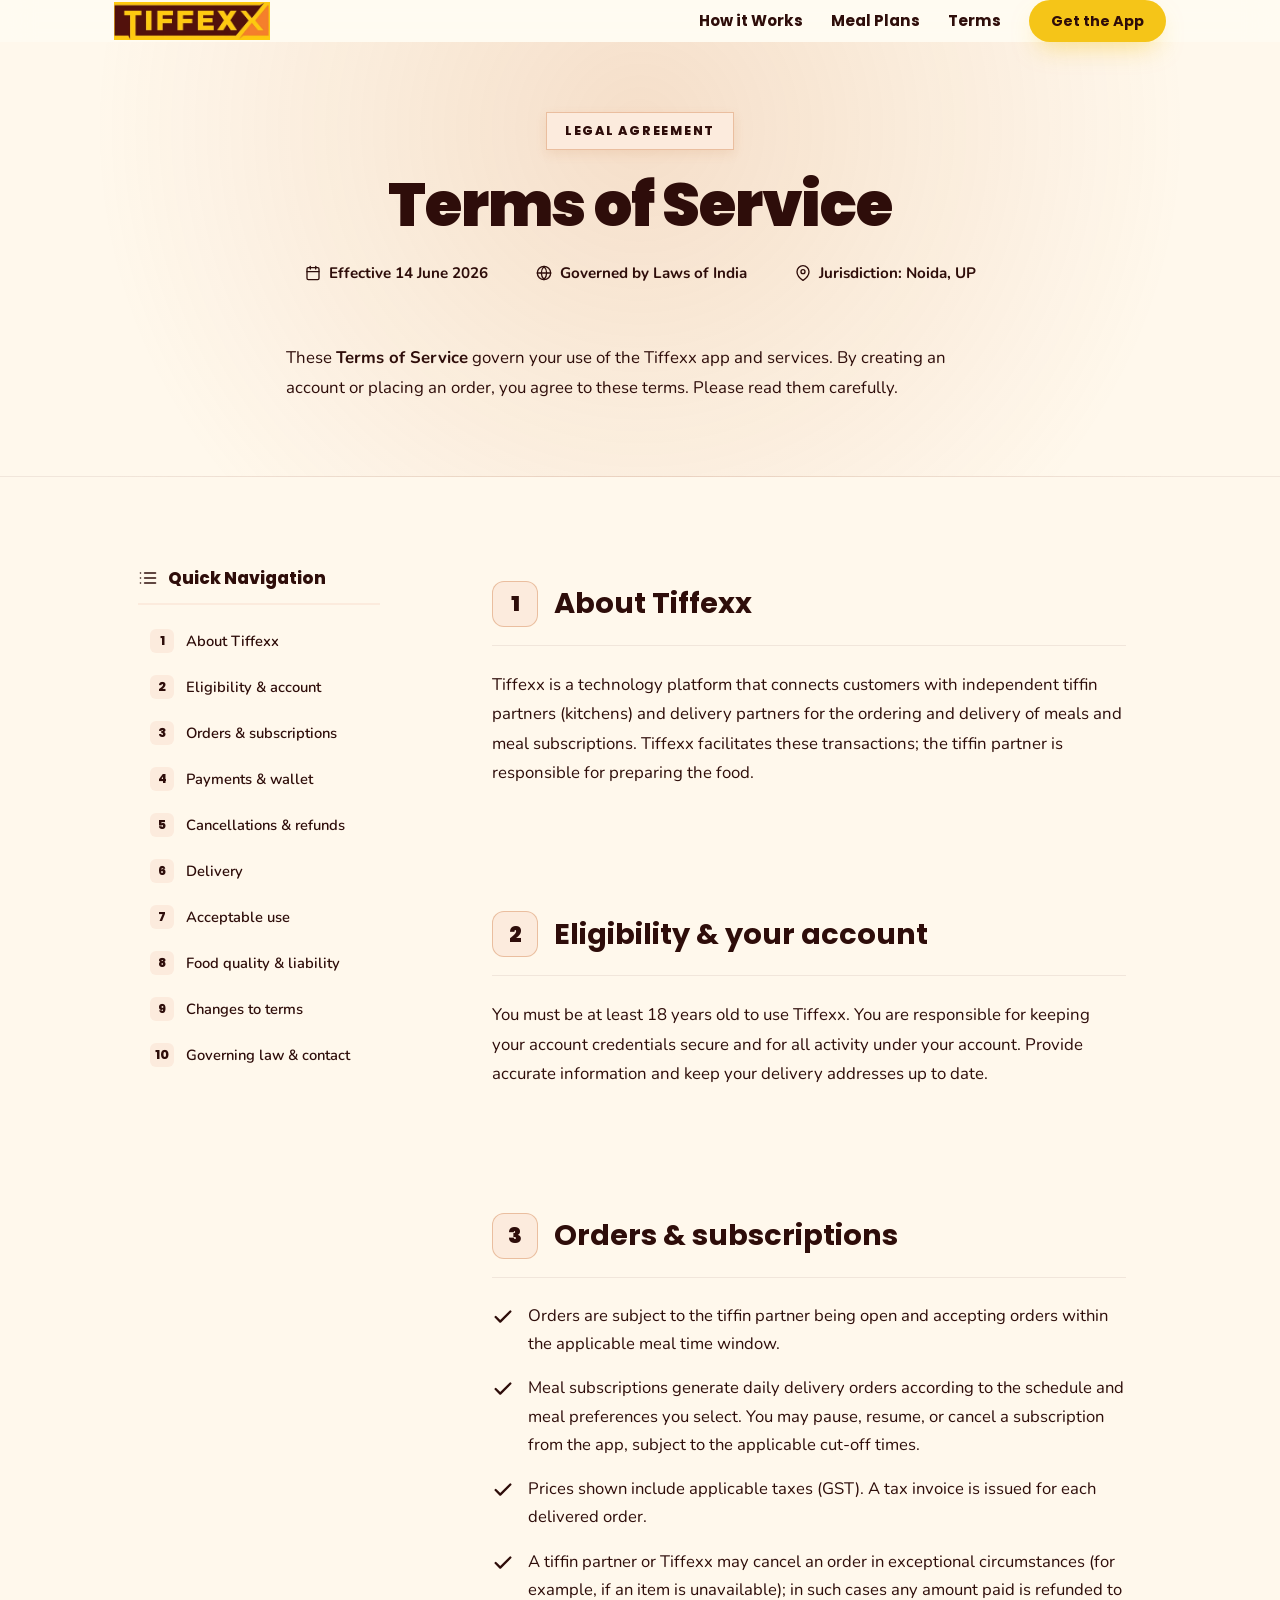
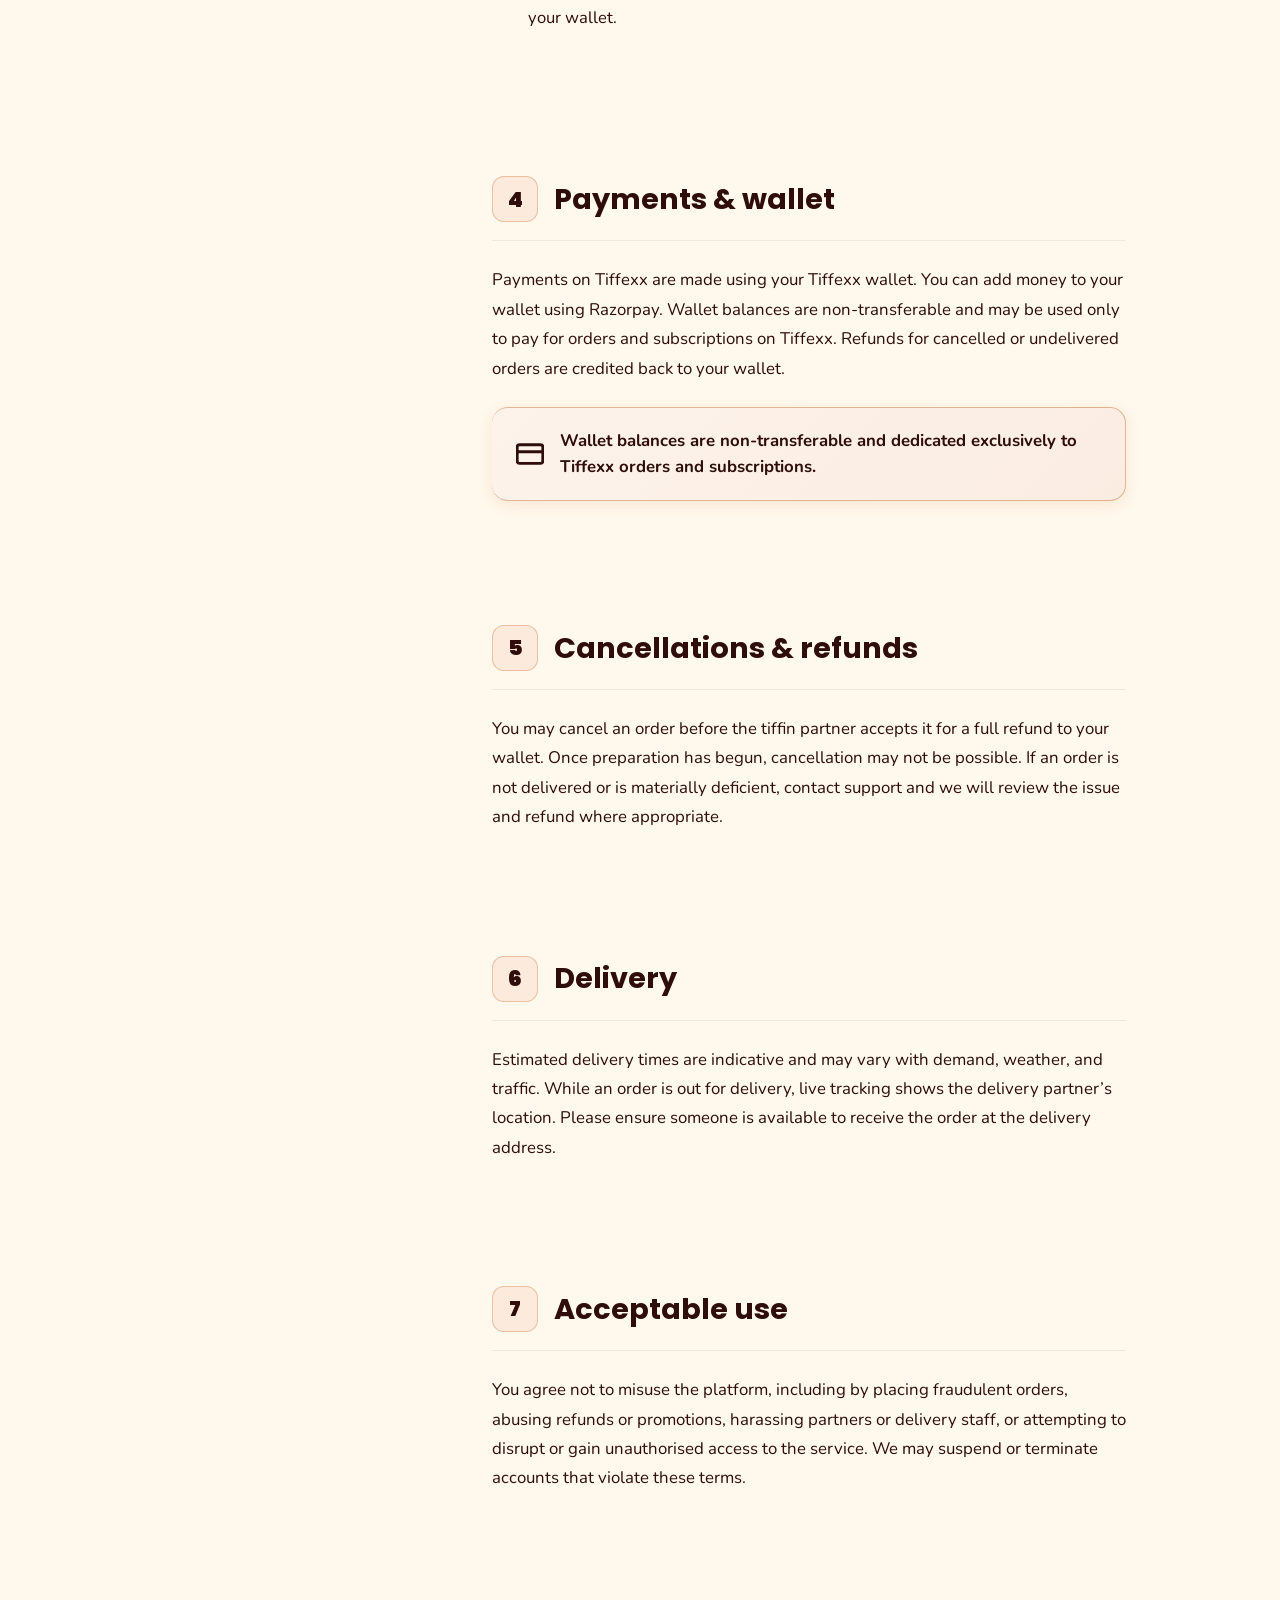
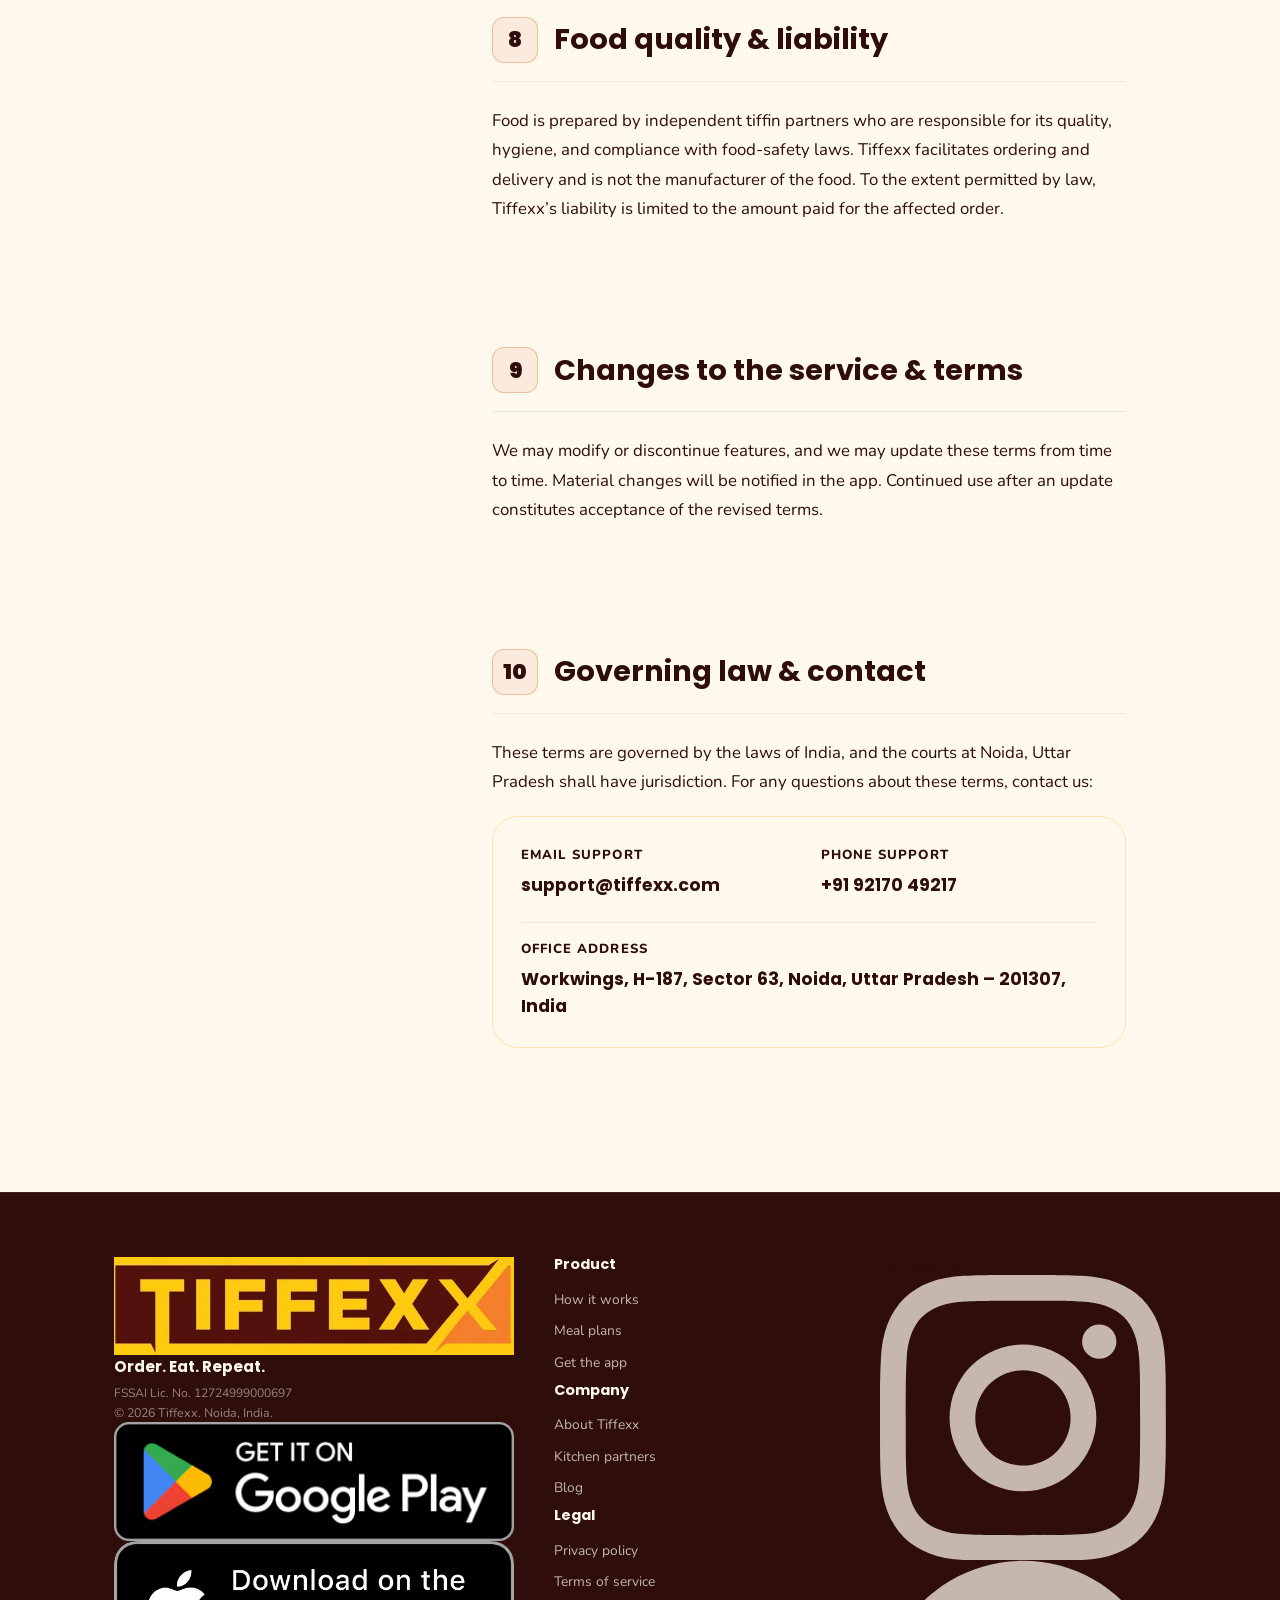
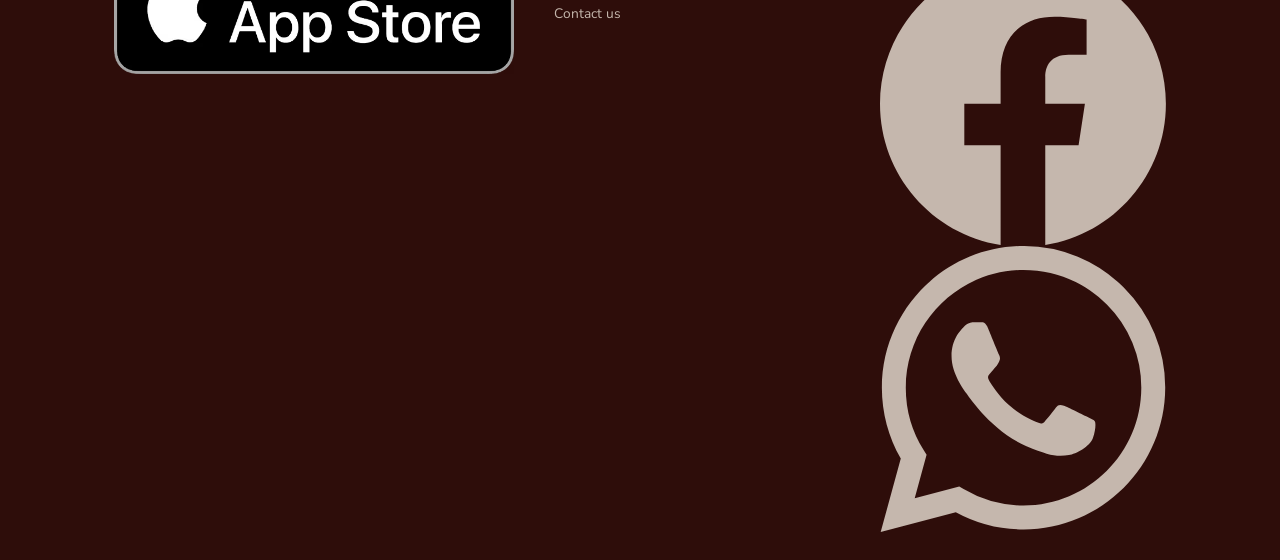
<file: terms.html>
<!DOCTYPE html>
<html lang="en">

<head>
    <meta charset="UTF-8" />
    <meta name="viewport" content="width=device-width, initial-scale=1.0" />
    <meta name="description"
        content="Tiffexx Terms of Service — Read the legal terms governing your use of the Tiffexx meal ordering and subscription platform. Effective 14 June 2026." />
    <meta name="keywords"
        content="tiffexx terms of service, user agreement, meal subscription terms, food delivery rules, refund policy, Noida courts jurisdiction" />
    <meta property="og:title" content="Terms of Service — Tiffexx" />
    <meta property="og:description"
        content="Read the official Tiffexx Terms of Service and user agreement. Effective 14 June 2026." />
    <meta property="og:type" content="website" />
    <title>Terms of Service — Tiffexx</title>
    <link rel="icon" type="image/x-icon" href="./assets/icon-32x32.png">
    <link rel="preconnect" href="https://fonts.googleapis.com" />
    <link rel="preconnect" href="https://fonts.gstatic.com" crossorigin />
    <link
        href="https://fonts.googleapis.com/css2?family=Poppins:wght@700;800;900&family=Nunito:wght@400;600;700&display=swap"
        rel="stylesheet" />
    <link rel="stylesheet" href="styles.css" />
    <link rel="stylesheet" href="terms.css" />
</head>

<body id="top">

    <!-- ╔══════════════════ STICKY HEADER / NAVBAR ══════════════════╗ -->
    <header class="terms-header" id="terms-header" role="banner">
        <div class="container terms-nav">
            <a href="index.html" class="terms-logo-link" aria-label="Tiffexx Home">
                <img src="./assets/tiffexx-logo.png" alt="Tiffexx Logo" class="terms-logo-img" />
            </a>

            <!-- Desktop Nav Links -->
            <nav class="terms-nav-links" aria-label="Main Navigation">
                <a href="index.html#how-it-works" class="terms-nav-link">How it Works</a>
                <a href="index.html#meals" class="terms-nav-link">Meal Plans</a>
                <a href="terms.html" class="terms-nav-link active">Terms</a>
                <a href="index.html#app" class="btn btn-primary terms-nav-cta">Get the App</a>
            </nav>

            <!-- Mobile Hamburger Button -->
            <button class="mobile-menu-btn" id="mobile-menu-btn" aria-label="Toggle navigation menu"
                aria-expanded="false">
                <svg viewBox="0 0 24 24" fill="none" stroke="currentColor" stroke-width="2.5" stroke-linecap="round"
                    stroke-linejoin="round">
                    <line x1="3" y1="12" x2="21" y2="12"></line>
                    <line x1="3" y1="6" x2="21" y2="6"></line>
                    <line x1="3" y1="18" x2="21" y2="18"></line>
                </svg>
            </button>
        </div>

        <!-- Mobile Nav Dropdown -->
        <div class="mobile-nav-dropdown" id="mobile-nav-dropdown" aria-label="Mobile Navigation">
            <a href="index.html#how-it-works" class="terms-nav-link">How it Works</a>
            <a href="index.html#meals" class="terms-nav-link">Meal Plans</a>
            <a href="terms.html" class="terms-nav-link active">Terms</a>
            <a href="index.html#app" class="btn btn-primary btn-full">Get the App</a>
        </div>
    </header>

    <main role="main">
        <!-- ╔══════════════════ HERO SECTION ══════════════════╗ -->
        <section class="terms-hero" aria-labelledby="terms-main-heading">
            <div class="container terms-hero-content reveal">
                <span class="terms-badge">LEGAL AGREEMENT</span>
                <h1 class="terms-title" id="terms-main-heading">Terms of Service</h1>

                <div class="terms-meta-row" role="list">
                    <div class="terms-meta-pill" role="listitem">
                        <svg viewBox="0 0 24 24" fill="none" stroke="currentColor" stroke-width="2"
                            stroke-linecap="round" stroke-linejoin="round">
                            <rect x="3" y="4" width="18" height="18" rx="2" ry="2"></rect>
                            <line x1="16" y1="2" x2="16" y2="6"></line>
                            <line x1="8" y1="2" x2="8" y2="6"></line>
                            <line x1="3" y1="10" x2="21" y2="10"></line>
                        </svg>
                        Effective 14 June 2026
                    </div>
                    <div class="terms-meta-pill" role="listitem">
                        <svg viewBox="0 0 24 24" fill="none" stroke="currentColor" stroke-width="2"
                            stroke-linecap="round" stroke-linejoin="round">
                            <circle cx="12" cy="12" r="10"></circle>
                            <line x1="2" y1="12" x2="22" y2="12"></line>
                            <path
                                d="M12 2a15.3 15.3 0 0 1 4 10 15.3 15.3 0 0 1-4 10 15.3 15.3 0 0 1-4-10 15.3 15.3 0 0 1 4-10z">
                            </path>
                        </svg>
                        Governed by Laws of India
                    </div>
                    <div class="terms-meta-pill" role="listitem">
                        <svg viewBox="0 0 24 24" fill="none" stroke="currentColor" stroke-width="2"
                            stroke-linecap="round" stroke-linejoin="round">
                            <path d="M21 10c0 7-9 13-9 13s-9-6-9-13a9 9 0 0 1 18 0z"></path>
                            <circle cx="12" cy="10" r="3"></circle>
                        </svg>
                        Jurisdiction: Noida, UP
                    </div>
                </div>

                <div class="terms-intro-box">
                    These <strong>Terms of Service</strong> govern your use of the Tiffexx app and services. By creating
                    an account or placing an order, you agree to these terms. Please read them carefully.
                </div>
            </div>
        </section>

        <!-- ╔══════════════════ MAIN CONTENT AREA ══════════════════╗ -->
        <section class="terms-main-section">
            <div class="container terms-layout">

                <!-- Sticky Sidebar TOC -->
                <aside class="terms-toc-aside reveal" aria-label="Table of Contents">
                    <div class="toc-header">
                        <svg viewBox="0 0 24 24" fill="none" stroke="currentColor" stroke-width="2"
                            stroke-linecap="round" stroke-linejoin="round">
                            <line x1="8" y1="6" x2="21" y2="6"></line>
                            <line x1="8" y1="12" x2="21" y2="12"></line>
                            <line x1="8" y1="18" x2="21" y2="18"></line>
                            <line x1="3" y1="6" x2="3.01" y2="6"></line>
                            <line x1="3" y1="12" x2="3.01" y2="12"></line>
                            <line x1="3" y1="18" x2="3.01" y2="18"></line>
                        </svg>
                        Quick Navigation
                    </div>
                    <nav class="toc-list">
                        <a href="#sec-1" class="toc-link"><span class="toc-num">1</span> About Tiffexx</a>
                        <a href="#sec-2" class="toc-link"><span class="toc-num">2</span> Eligibility &amp; account</a>
                        <a href="#sec-3" class="toc-link"><span class="toc-num">3</span> Orders &amp; subscriptions</a>
                        <a href="#sec-4" class="toc-link"><span class="toc-num">4</span> Payments &amp; wallet</a>
                        <a href="#sec-5" class="toc-link"><span class="toc-num">5</span> Cancellations &amp; refunds</a>
                        <a href="#sec-6" class="toc-link"><span class="toc-num">6</span> Delivery</a>
                        <a href="#sec-7" class="toc-link"><span class="toc-num">7</span> Acceptable use</a>
                        <a href="#sec-8" class="toc-link"><span class="toc-num">8</span> Food quality &amp;
                            liability</a>
                        <a href="#sec-9" class="toc-link"><span class="toc-num">9</span> Changes to terms</a>
                        <a href="#sec-10" class="toc-link"><span class="toc-num">10</span> Governing law &amp;
                            contact</a>
                    </nav>
                </aside>

                <!-- Content Sections -->
                <div class="terms-content">

                    <!-- Section 1 -->
                    <article class="terms-card reveal" id="sec-1" style="--delay: 0s">
                        <div class="terms-card-header">
                            <div class="section-num-badge" aria-hidden="true">1</div>
                            <h2>About Tiffexx</h2>
                        </div>
                        <p>
                            Tiffexx is a technology platform that connects customers with independent tiffin partners
                            (kitchens) and delivery partners for the ordering and delivery of meals and meal
                            subscriptions. Tiffexx facilitates these transactions; the tiffin partner is responsible for
                            preparing the food.
                        </p>
                    </article>

                    <!-- Section 2 -->
                    <article class="terms-card reveal" id="sec-2" style="--delay: 0.1s">
                        <div class="terms-card-header">
                            <div class="section-num-badge" aria-hidden="true">2</div>
                            <h2>Eligibility &amp; your account</h2>
                        </div>
                        <p>
                            You must be at least 18 years old to use Tiffexx. You are responsible for keeping your
                            account credentials secure and for all activity under your account. Provide accurate
                            information and keep your delivery addresses up to date.
                        </p>
                    </article>

                    <!-- Section 3 -->
                    <article class="terms-card reveal" id="sec-3" style="--delay: 0.1s">
                        <div class="terms-card-header">
                            <div class="section-num-badge" aria-hidden="true">3</div>
                            <h2>Orders &amp; subscriptions</h2>
                        </div>
                        <div class="terms-list" role="list">
                            <div class="terms-list-item" role="listitem">
                                <svg class="list-icon" viewBox="0 0 24 24" fill="none" stroke="currentColor"
                                    stroke-width="2.5" stroke-linecap="round" stroke-linejoin="round">
                                    <path d="M20 6 9 17l-5-5"></path>
                                </svg>
                                <div>Orders are subject to the tiffin partner being open and accepting orders within the
                                    applicable meal time window.</div>
                            </div>
                            <div class="terms-list-item" role="listitem">
                                <svg class="list-icon" viewBox="0 0 24 24" fill="none" stroke="currentColor"
                                    stroke-width="2.5" stroke-linecap="round" stroke-linejoin="round">
                                    <path d="M20 6 9 17l-5-5"></path>
                                </svg>
                                <div>Meal subscriptions generate daily delivery orders according to the schedule and
                                    meal preferences you select. You may pause, resume, or cancel a subscription from
                                    the app, subject to the applicable cut-off times.</div>
                            </div>
                            <div class="terms-list-item" role="listitem">
                                <svg class="list-icon" viewBox="0 0 24 24" fill="none" stroke="currentColor"
                                    stroke-width="2.5" stroke-linecap="round" stroke-linejoin="round">
                                    <path d="M20 6 9 17l-5-5"></path>
                                </svg>
                                <div>Prices shown include applicable taxes (GST). A tax invoice is issued for each
                                    delivered order.</div>
                            </div>
                            <div class="terms-list-item" role="listitem">
                                <svg class="list-icon" viewBox="0 0 24 24" fill="none" stroke="currentColor"
                                    stroke-width="2.5" stroke-linecap="round" stroke-linejoin="round">
                                    <path d="M20 6 9 17l-5-5"></path>
                                </svg>
                                <div>A tiffin partner or Tiffexx may cancel an order in exceptional circumstances (for
                                    example, if an item is unavailable); in such cases any amount paid is refunded to
                                    your wallet.</div>
                            </div>
                        </div>
                    </article>

                    <!-- Section 4 -->
                    <article class="terms-card reveal" id="sec-4" style="--delay: 0.1s">
                        <div class="terms-card-header">
                            <div class="section-num-badge" aria-hidden="true">4</div>
                            <h2>Payments &amp; wallet</h2>
                        </div>
                        <p>
                            Payments on Tiffexx are made using your Tiffexx wallet. You can add money to your wallet
                            using Razorpay. Wallet balances are non-transferable and may be used only to pay for orders
                            and subscriptions on Tiffexx. Refunds for cancelled or undelivered orders are credited back
                            to your wallet.
                        </p>
                        <div class="terms-callout">
                            <svg viewBox="0 0 24 24" fill="none" stroke="currentColor" stroke-width="2.5"
                                stroke-linecap="round" stroke-linejoin="round">
                                <rect x="1" y="4" width="22" height="16" rx="2" ry="2"></rect>
                                <line x1="1" y1="10" x2="23" y2="10"></line>
                            </svg>
                            <span>Wallet balances are non-transferable and dedicated exclusively to Tiffexx orders and
                                subscriptions.</span>
                        </div>
                    </article>

                    <!-- Section 5 -->
                    <article class="terms-card reveal" id="sec-5" style="--delay: 0.1s">
                        <div class="terms-card-header">
                            <div class="section-num-badge" aria-hidden="true">5</div>
                            <h2>Cancellations &amp; refunds</h2>
                        </div>
                        <p>
                            You may cancel an order before the tiffin partner accepts it for a full refund to your
                            wallet. Once preparation has begun, cancellation may not be possible. If an order is not
                            delivered or is materially deficient, contact support and we will review the issue and
                            refund where appropriate.
                        </p>
                    </article>

                    <!-- Section 6 -->
                    <article class="terms-card reveal" id="sec-6" style="--delay: 0.1s">
                        <div class="terms-card-header">
                            <div class="section-num-badge" aria-hidden="true">6</div>
                            <h2>Delivery</h2>
                        </div>
                        <p>
                            Estimated delivery times are indicative and may vary with demand, weather, and traffic.
                            While an order is out for delivery, live tracking shows the delivery partner’s location.
                            Please ensure someone is available to receive the order at the delivery address.
                        </p>
                    </article>

                    <!-- Section 7 -->
                    <article class="terms-card reveal" id="sec-7" style="--delay: 0.1s">
                        <div class="terms-card-header">
                            <div class="section-num-badge" aria-hidden="true">7</div>
                            <h2>Acceptable use</h2>
                        </div>
                        <p>
                            You agree not to misuse the platform, including by placing fraudulent orders, abusing
                            refunds or promotions, harassing partners or delivery staff, or attempting to disrupt or
                            gain unauthorised access to the service. We may suspend or terminate accounts that violate
                            these terms.
                        </p>
                    </article>

                    <!-- Section 8 -->
                    <article class="terms-card reveal" id="sec-8" style="--delay: 0.1s">
                        <div class="terms-card-header">
                            <div class="section-num-badge" aria-hidden="true">8</div>
                            <h2>Food quality &amp; liability</h2>
                        </div>
                        <p>
                            Food is prepared by independent tiffin partners who are responsible for its quality,
                            hygiene, and compliance with food-safety laws. Tiffexx facilitates ordering and delivery and
                            is not the manufacturer of the food. To the extent permitted by law, Tiffexx’s liability is
                            limited to the amount paid for the affected order.
                        </p>
                    </article>

                    <!-- Section 9 -->
                    <article class="terms-card reveal" id="sec-9" style="--delay: 0.1s">
                        <div class="terms-card-header">
                            <div class="section-num-badge" aria-hidden="true">9</div>
                            <h2>Changes to the service &amp; terms</h2>
                        </div>
                        <p>
                            We may modify or discontinue features, and we may update these terms from time to time.
                            Material changes will be notified in the app. Continued use after an update constitutes
                            acceptance of the revised terms.
                        </p>
                    </article>

                    <!-- Section 10 -->
                    <article class="terms-card reveal" id="sec-10" style="--delay: 0.1s">
                        <div class="terms-card-header">
                            <div class="section-num-badge" aria-hidden="true">10</div>
                            <h2>Governing law &amp; contact</h2>
                        </div>
                        <p>
                            These terms are governed by the laws of India, and the courts at Noida, Uttar Pradesh shall
                            have jurisdiction. For any questions about these terms, contact us:
                        </p>

                        <div class="contact-box">
                            <div class="contact-item">
                                <span class="contact-label">Email Support</span>
                                <span class="contact-val"><a
                                        href="mailto:support@tiffexx.com">support@tiffexx.com</a></span>
                            </div>
                            <div class="contact-item">
                                <span class="contact-label">Phone Support</span>
                                <span class="contact-val"><a href="tel:+919217049217">+91 92170 49217</a></span>
                            </div>
                            <div class="contact-item contact-address">
                                <span class="contact-label">Office Address</span>
                                <span class="contact-val">Workwings, H-187, Sector 63, Noida, Uttar Pradesh – 201307,
                                    India</span>
                            </div>
                        </div>
                    </article>

                </div>

            </div>
        </section>
    </main>

    <!-- ╔══════════════════ FOOTER ══════════════════╗ -->
    <footer class="footer" id="footer" role="contentinfo">
        <div class="container footer-grid">

            <div class="footer-brand">
                <a href="index.html" class="footer-logo-link" aria-label="Tiffexx Home">
                    <img src="./assets/tiffexx-logo.png" alt="Tiffexx" class="footer-logo-img" />
                </a>
                <p class="footer-tagline">Order. Eat. Repeat.</p>
                <p class="footer-fssai">FSSAI Lic. No. 12724999000697</p>
                <p class="footer-copy">© 2026 Tiffexx. Noida, India.</p>

                <div class="footer-app-badges">
                    <a href="https://play.google.com/store/search?q=tiffexx&c=apps&hl=en_IN" target="_blank"
                        rel="noopener noreferrer" class="footer-badge-link" id="footer-playstore"
                        aria-label="Get it on Google Play">
                        <img src="./assets/playStore-img.avif" alt="Get it on Google Play" class="footer-badge-img" />
                    </a>
                    <a href="https://apps.apple.com/in/app/tiffexx/id6769454054" target="_blank"
                        rel="noopener noreferrer" class="footer-badge-link" id="footer-appstore"
                        aria-label="Download on the App Store">
                        <img src="./assets/appStore-img.avif" alt="Download on the App Store"
                            class="footer-badge-img" />
                    </a>
                </div>
            </div>

            <nav class="footer-nav" aria-label="Footer navigation">
                <div class="footer-nav-col">
                    <h4>Product</h4>
                    <a href="index.html#how-it-works">How it works</a>
                    <a href="index.html#meals">Meal plans</a>
                    <a href="index.html#app">Get the app</a>
                </div>
                <div class="footer-nav-col">
                    <h4>Company</h4>
                    <a href="about.html">About Tiffexx</a>
                    <a href="about.html#partner-heading">Kitchen partners</a>
                    <a href="#">Blog</a>
                </div>
                <div class="footer-nav-col">
                    <h4>Legal</h4>
                    <a href="privacy.html">Privacy policy</a>
                    <a href="#top">Terms of service</a>
                    <a href="about.html#contact">Contact us</a>
                </div>
            </nav>

            <div class="footer-social">
                <h4>Follow us</h4>
                <div class="social-icons" role="list">
                    <a href="https://www.instagram.com/tiffexx.com_?igsh=NDgzaXIwbHMwcnF2" target="_blank"
                        class="social-icon" aria-label="Instagram" role="listitem">
                        <svg viewBox="0 0 24 24" fill="currentColor" aria-hidden="true">
                            <path
                                d="M12 2.163c3.204 0 3.584.012 4.85.07 3.252.148 4.771 1.691 4.919 4.919.058 1.265.069 1.645.069 4.849 0 3.205-.012 3.584-.069 4.849-.149 3.225-1.664 4.771-4.919 4.919-1.266.058-1.644.07-4.85.07-3.204 0-3.584-.012-4.849-.07-3.26-.149-4.771-1.699-4.919-4.92-.058-1.265-.07-1.644-.07-4.849 0-3.204.013-3.583.07-4.849.149-3.227 1.664-4.771 4.919-4.919 1.266-.057 1.645-.069 4.849-.069zM12 0C8.741 0 8.333.014 7.053.072 2.695.272.273 2.69.073 7.052.014 8.333 0 8.741 0 12c0 3.259.014 3.668.072 4.948.2 4.358 2.618 6.78 6.98 6.98C8.333 23.986 8.741 24 12 24c3.259 0 3.668-.014 4.948-.072 4.354-.2 6.782-2.618 6.979-6.98.059-1.28.073-1.689.073-4.948 0-3.259-.014-3.667-.072-4.947-.196-4.354-2.617-6.78-6.979-6.98C15.668.014 15.259 0 12 0zm0 5.838a6.162 6.162 0 100 12.324 6.162 6.162 0 000-12.324zM12 16a4 4 0 110-8 4 4 0 010 8zm6.406-11.845a1.44 1.44 0 100 2.881 1.44 1.44 0 000-2.881z" />
                        </svg>
                    </a>
                    <a href="https://www.facebook.com/p/Tiffexx-61584848297200/" target="_blank" class="social-icon"
                        aria-label="Facebook" role="listitem">
                        <svg viewBox="0 0 24 24" fill="currentColor" aria-hidden="true">
                            <path
                                d="M24 12.073c0-6.627-5.373-12-12-12s-12 5.373-12 12c0 5.99 4.388 10.954 10.125 11.854v-8.385H7.078v-3.47h3.047V9.43c0-3.007 1.792-4.669 4.533-4.669 1.312 0 2.686.235 2.686.235v2.953H15.83c-1.491 0-1.956.925-1.956 1.874v2.25h3.328l-.532 3.47h-2.796v8.385C19.612 23.027 24 18.062 24 12.073z" />
                        </svg>
                    </a>
                    <a href="https://wa.me/919217049217" target="_blank" class="social-icon"
                        aria-label="WhatsApp" role="listitem">
                        <svg viewBox="0 0 24 24" fill="currentColor" aria-hidden="true">
                            <path
                                d="M17.472 14.382c-.297-.149-1.758-.867-2.03-.967-.273-.099-.471-.148-.67.15-.197.297-.767.966-.94 1.164-.173.199-.347.223-.644.075-.297-.15-1.255-.463-2.39-1.475-.883-.788-1.48-1.761-1.653-2.059-.173-.297-.018-.458.13-.606.134-.133.298-.347.446-.52.149-.174.198-.298.298-.497.099-.198.05-.371-.025-.52-.075-.149-.669-1.612-.916-2.207-.242-.579-.487-.5-.669-.51-.173-.008-.371-.01-.57-.01-.198 0-.52.074-.792.372-.272.297-1.04 1.016-1.04 2.479 0 1.462 1.065 2.875 1.213 3.074.149.198 2.096 3.2 5.077 4.487.709.306 1.262.489 1.694.625.712.227 1.36.195 1.871.118.571-.085 1.758-.719 2.006-1.413.248-.694.248-1.289.173-1.413-.074-.124-.272-.198-.57-.347m-5.421 7.403h-.004a9.87 9.87 0 01-5.031-1.378l-.361-.214-3.741.982.998-3.648-.235-.374a9.86 9.86 0 01-1.51-5.26c.001-5.45 4.436-9.884 9.888-9.884 2.64 0 5.122 1.03 6.988 2.898a9.825 9.825 0 012.893 6.994c-.003 5.45-4.437 9.884-9.885 9.884m8.413-18.297A11.815 11.815 0 0012.05 0C5.495 0 .16 5.335.157 11.892c0 2.096.547 4.142 1.588 5.945L.057 24l6.305-1.654a11.882 11.882 0 005.683 1.448h.005c6.554 0 11.89-5.335 11.893-11.893a11.821 11.821 0 00-3.48-8.413z" />
                        </svg>
                    </a>
                </div>
            </div>
        </div>
    </footer>

    <script>
        // ── Scroll-reveal ─────────────────────────────────────────────────────────
        const revealEls = document.querySelectorAll('.reveal');
        const revealObserver = new IntersectionObserver((entries) => {
            entries.forEach((entry) => {
                if (entry.isIntersecting) {
                    const el = entry.target;
                    const delay = el.style.getPropertyValue('--delay') || '0s';
                    el.style.transitionDelay = delay;
                    el.classList.add('revealed');
                    revealObserver.unobserve(el);
                }
            });
        }, { threshold: 0.1, rootMargin: '0px 0px -40px 0px' });
        revealEls.forEach((el) => revealObserver.observe(el));

        // ── Nav shadow on scroll ───────────────────────────────────────────────────
        const nav = document.getElementById('terms-header');
        if (nav) {
            window.addEventListener('scroll', () => {
                nav.classList.toggle('nav-scrolled', window.scrollY > 15);
            }, { passive: true });
        }

        // ── Mobile menu toggle ─────────────────────────────────────────────────────
        const menuBtn = document.getElementById('mobile-menu-btn');
        const dropdown = document.getElementById('mobile-nav-dropdown');
        const header = document.getElementById('terms-header');

        function closeMenu() {
            if (dropdown && dropdown.classList.contains('open')) {
                dropdown.classList.remove('open');
                menuBtn && menuBtn.setAttribute('aria-expanded', 'false');
            }
        }

        if (menuBtn && dropdown) {
            menuBtn.addEventListener('click', (e) => {
                e.stopPropagation();
                const isOpen = dropdown.classList.toggle('open');
                menuBtn.setAttribute('aria-expanded', isOpen);
            });

            // Close when any nav link is clicked
            dropdown.querySelectorAll('a').forEach(link => {
                link.addEventListener('click', closeMenu);
            });

            // Close when clicking outside the header
            document.addEventListener('click', (e) => {
                if (header && !header.contains(e.target)) {
                    closeMenu();
                }
            });

            // Close on scroll
            window.addEventListener('scroll', closeMenu, { passive: true });
        }

        // ── Smooth scroll & TOC Active State ──────────────────────────────────────
        const tocLinks = document.querySelectorAll('.toc-link');
        const sections = document.querySelectorAll('.terms-card');

        window.addEventListener('scroll', () => {
            let current = '';
            sections.forEach(sec => {
                const sectionTop = sec.offsetTop;
                if (window.scrollY >= sectionTop - 120) {
                    current = sec.getAttribute('id');
                }
            });

            tocLinks.forEach(link => {
                link.classList.remove('active');
                if (link.getAttribute('href') === `#${current}`) {
                    link.classList.add('active');
                }
            });
        }, { passive: true });

        document.querySelectorAll('a[href^="#"]').forEach((link) => {
            link.addEventListener('click', (e) => {
                const href = link.getAttribute('href');
                if (href === '#' || href === '#top') {
                    e.preventDefault();
                    window.scrollTo({ top: 0, behavior: 'smooth' });
                    return;
                }
                const target = document.querySelector(href);
                if (target) {
                    e.preventDefault();
                    const top = target.getBoundingClientRect().top + window.scrollY - 90;
                    window.scrollTo({ top, behavior: 'smooth' });
                }
            });
        });
    </script>
</body>

</html>
</file>
<file: styles.css>
/* ══════════════════════════════════════════════════════════════════════
   TIFFEXX — Landing Page Stylesheet
   Ghar jaisa khana, delivered daily.
   Palette is drawn from the brand mark itself: warm brass/marigold,
   a deep tandoor-maroon, and a chutney-orange accent — the same three
   colours already carrying the logo, the FSSAI badge and every icon.
   ══════════════════════════════════════════════════════════════════════ */

/* ── 1. Design tokens ──────────────────────────────────────────────── */
:root {
  /* Brand palette */
  --tx-gold: #F5C518;        /* marigold / brass — primary */
  --tx-gold-soft: #F8D65C;
  --tx-gold-dim: rgba(245, 197, 24, 0.16);
  --tx-maroon: #4A1410;      /* tandoor maroon — ink / dark surfaces */
  --tx-maroon-deep: #2E0D0A;
  --tx-maroon-mid: #3B0F0C;
  --tx-maroon-warm: #6A221C;
  --tx-orange: #F5883C;      /* chutney orange — secondary accent */
  --tx-cream: #FFF8EC;       /* dahi-white — light surfaces / text-on-dark */
  --tx-cream-dim: #F3E9D4;

  /* Functional aliases */
  --bg-page: var(--tx-cream);
  --bg-dark: var(--tx-maroon);
  --ink: var(--tx-maroon-deep);
  --ink-soft: rgba(46, 13, 10, 0.68);
  --ink-faint: rgba(46, 13, 10, 0.46);
  --on-dark: var(--tx-cream);
  --on-dark-soft: rgba(255, 248, 236, 0.72);
  --on-dark-faint: rgba(255, 248, 236, 0.5);
  --veg-green: #2E7D32;
  --nonveg-red: #B3261E;

  /* Type */
  --font-display: 'Poppins', 'Segoe UI', sans-serif;
  --font-body: 'Nunito', 'Segoe UI', sans-serif;

  /* Layout */
  --container-w: 1180px;
  --edge-pad: clamp(20px, 5vw, 64px);
  --radius-sm: 10px;
  --radius-md: 16px;
  --radius-lg: 26px;
  --shadow-card: 0 18px 40px -18px rgba(46, 13, 10, 0.35);
  --shadow-soft: 0 10px 26px -14px rgba(46, 13, 10, 0.28);
  --ease-out: cubic-bezier(0.16, 1, 0.3, 1);
}

/* ── 2. Reset & base ───────────────────────────────────────────────── */
*, *::before, *::after { box-sizing: border-box; }

html {
  scroll-behavior: smooth;
  -webkit-text-size-adjust: 100%;
}

body {
  margin: 0;
  background: var(--bg-page);
  color: var(--ink);
  font-family: var(--font-body);
  font-size: 16px;
  line-height: 1.55;
  -webkit-font-smoothing: antialiased;
  overflow-x: hidden;
}

h1, h2, h3, h4, h5 {
  font-family: var(--font-display);
  margin: 0;
  line-height: 1.08;
  color: var(--ink);
}

p { margin: 0; }

img { max-width: 100%; display: block; }

a {
  color: inherit;
  text-decoration: none;
}

button {
  font-family: inherit;
  cursor: pointer;
  background: none;
  border: none;
  color: inherit;
}

ul { margin: 0; padding: 0; list-style: none; }

svg { display: block; }

::selection {
  background: var(--tx-gold);
  color: var(--tx-maroon-deep);
}

:focus-visible {
  outline: 3px solid var(--tx-orange);
  outline-offset: 3px;
  border-radius: 4px;
}

.container {
  max-width: var(--container-w);
  margin: 0 auto;
  padding: 0 var(--edge-pad);
}

.section-pad { padding-block: clamp(64px, 9vw, 120px); }

/* Generic button */
.btn {
  display: inline-flex;
  align-items: center;
  gap: 8px;
  padding: 15px 28px;
  border-radius: 999px;
  font-family: var(--font-display);
  font-weight: 700;
  font-size: 0.95rem;
  white-space: nowrap;
  transition: transform 0.25s var(--ease-out), box-shadow 0.25s var(--ease-out), background 0.25s var(--ease-out);
}

.btn-primary {
  background: var(--tx-gold);
  color: var(--tx-maroon-deep);
  box-shadow: 0 12px 26px -10px rgba(245, 197, 24, 0.55);
}

.btn-primary:hover { transform: translateY(-2px); box-shadow: 0 16px 32px -10px rgba(245, 197, 24, 0.65); }

.btn-full { width: 100%; justify-content: center; }

@media (prefers-reduced-motion: reduce) {
  html { scroll-behavior: auto; }
}

/* ── Shared grain texture (used on several dark sections) ───────────── */
@keyframes grain-shift {
  0%, 100% { transform: translate(0, 0); }
  50% { transform: translate(-2%, 1.5%); }
}

/* ── Shared diagonal slash motif (mirrors the logo's X-cut) ─────────── */
.plans-top-slash, .plans-bottom-slash,
.browse-meal-top-slash, .browse-meal-bottom-slash,
.hiw-top-slash, .hiw-bottom-slash,
.why-top-slash, .why-bottom-slash,
.kitchens-top-slash,
.testimonials-top-slash, .testimonials-bottom-slash {
  position: absolute;
  left: 0; right: 0;
  height: 64px;
  pointer-events: none;
  z-index: 1;
}


/* ══════════════════════════════════════════════════════════════════════
   HERO
   ══════════════════════════════════════════════════════════════════════ */
.hero {
  position: relative;
  min-height: 100svh;
  display: flex;
  flex-direction: column;
  justify-content: center;
  overflow: hidden;
  background: var(--tx-maroon-deep);
}

.hero-video {
  position: absolute;
  inset: 0;
  width: 100%;
  height: 100%;
  object-fit: cover;
  z-index: 0;
}

.hero-video--desktop {
  display: block;
}

.hero-video--mobile {
  display: none;
}

@media (max-width: 768px) {
  .hero-video--desktop {
    display: none;
  }
  .hero-video--mobile {
    display: block;
  }
}

.hero-scrim {
  position: absolute;
  inset: 0;
  z-index: 1;
  background:
    linear-gradient(180deg, rgba(46,13,10,0.55) 0%, rgba(46,13,10,0.35) 38%, rgba(46,13,10,0.72) 100%);
}

.hero-logo {
  position: absolute;
  top: clamp(20px, 3vw, 36px);
  left: var(--edge-pad);
  z-index: 3;
  display: inline-flex;
  align-items: center;
}

.hero-logo-img { height: clamp(34px, 4vw, 46px); width: auto; }

.hero-copy {
  position: relative;
  z-index: 2;
  max-width: 840px;
  margin: 0 auto;
  padding: 0 var(--edge-pad);
  text-align: center;
}

.hero-eyebrow {
  font-family: var(--font-display);
  font-weight: 700;
  font-size: clamp(0.98rem, 1.4vw, 1.12rem);
  letter-spacing: 0.07em;
  color: var(--tx-gold);
  margin-bottom: 16px;
  text-shadow: 0 2px 8px rgba(0, 0, 0, 0.6);
}

.hero-heading {
  font-size: clamp(2rem, 4.2vw, 3.3rem);
  font-weight: 800;
  color: var(--tx-cream);
  letter-spacing: -0.01em;
  line-height: 1.15;
}

.hero-heading-main {
  display: inline-block;
}

.hero-heading-em { color: var(--tx-gold); display: inline-block; }

.hero-sub {
  margin: 22px auto 0;
  max-width: 48ch;
  font-size: clamp(1.05rem, 1.7vw, 1.22rem);
  font-weight: 600;
  color: #ffffff;
  line-height: 1.55;
  text-shadow: 0 2px 10px rgba(0, 0, 0, 0.65);
}

.hero-cta-row {
  margin-top: 34px;
  display: flex;
  justify-content: center;
  gap: 14px;
  flex-wrap: wrap;
}

.hero-btn-primary {
  background: var(--tx-gold);
  color: var(--tx-maroon-deep);
  box-shadow: 0 14px 30px -10px rgba(245, 197, 24, 0.55);
}
.hero-btn-primary:hover { transform: translateY(-2px); }

.hero-btn-ghost {
  border: 1.5px solid rgba(255, 248, 236, 0.5);
  color: var(--tx-cream);
}
.hero-btn-ghost:hover { background: rgba(255, 248, 236, 0.1); border-color: var(--tx-cream); }

.hero-store-btns {
  margin-top: 44px;
  display: flex;
  justify-content: center;
  align-items: center;
  gap: 18px;
  z-index: 3;
}

.hero-store-link {
  display: inline-block;
  transition: transform 0.25s var(--ease-out), filter 0.25s var(--ease-out);
}
.hero-store-link:hover {
  transform: translateY(-3px) scale(1.04);
  filter: brightness(1.1);
}
.hero-store-img {
  height: 48px;
  width: auto;
  object-fit: contain;
  border-radius: 8px;
  box-shadow: 0 10px 24px -6px rgba(0, 0, 0, 0.45);
}

@media (min-width: 1280px) {
  .hero-store-img {
    height: 56px;
  }
}

@media (min-width: 1536px) {
  .hero-store-img {
    height: 64px;
  }
}

.hero-scroll {
  position: absolute;
  bottom: 24px;
  left: 50%;
  transform: translateX(-50%);
  z-index: 3;
  text-decoration: none;
  cursor: pointer;
  background: transparent;
  padding: 4px 12px;
  transition: color 0.25s ease;
}

.hero-scroll-inner {
  display: flex;
  flex-direction: column;
  align-items: center;
  gap: 4px;
  color: var(--tx-cream);
  font-family: var(--font-display);
  font-weight: 700;
  font-size: 0.88rem;
  letter-spacing: 0.02em;
  text-shadow: 0 2px 8px rgba(0, 0, 0, 0.7);
  animation: hero-scroll-jump 1.8s ease-in-out infinite !important;
  will-change: transform;
}

.hero-scroll:hover .hero-scroll-inner,
.hero-scroll:focus-visible .hero-scroll-inner {
  color: var(--tx-gold);
}

.hero-scroll svg {
  width: 18px;
  height: 18px;
  stroke-width: 2.8;
  filter: drop-shadow(0 2px 4px rgba(0, 0, 0, 0.5));
}

@keyframes hero-scroll-jump {
  0%, 100% {
    transform: translateY(0);
  }
  20% {
    transform: translateY(-12px);
  }
  35% {
    transform: translateY(0);
  }
  50% {
    transform: translateY(-6px);
  }
  65% {
    transform: translateY(0);
  }
}

@media (max-width: 640px) {
  .hero-store-btns { margin-top: 32px; }
  .hero-copy { padding-bottom: 50px; }
}


/* ══════════════════════════════════════════════════════════════════════
   MEAL PLANS
   ══════════════════════════════════════════════════════════════════════ */
.plans {
  position: relative;
  background: var(--tx-cream);
  overflow: hidden;
  padding-top: clamp(32px, 4.5vw, 60px);
}

.plans-top-slash { top: 0; background: linear-gradient(115deg, transparent 48%, var(--tx-maroon-deep) 48.6%); }
.plans-bottom-slash { bottom: 0; background: linear-gradient(115deg, var(--tx-cream) 48%, transparent 48.6%); }

.plans-grain-overlay {
  position: absolute;
  inset: 0;
  opacity: 0.035;
  pointer-events: none;
  background-image: radial-gradient(rgba(74,20,16,0.9) 1px, transparent 1px);
  background-size: 3px 3px;
}

.plans-header-row {
  display: flex;
  align-items: flex-end;
  justify-content: space-between;
  gap: 24px;
  flex-wrap: wrap;
  margin-bottom: 44px;
}

.plans-main-heading {
  font-size: clamp(2rem, 4.4vw, 3.1rem);
  font-weight: 800;
  color: var(--ink);
}

.plans-heading-em { color: var(--tx-orange); display: inline-block; position: relative; }
.plans-heading-zero { display: block; color: var(--ink); }

.plans-underline-svg { width: 160px; height: 10px; margin-top: 10px; }
.plans-underline-path {
  stroke-dasharray: 220;
  stroke-dashoffset: 220;
  animation: draw-underline 1.1s var(--ease-out) 0.3s forwards;
}
@keyframes draw-underline { to { stroke-dashoffset: 0; } }

.plans-header-aside {
  font-family: var(--font-display);
  font-weight: 600;
  font-size: 0.95rem;
  color: var(--ink-soft);
  text-align: right;
}

.plans-header-windows {
  display: flex;
  gap: 12px;
  margin-top: 8px;
  font-size: 0.8rem;
  font-weight: 700;
  color: var(--tx-maroon-deep);
}
.plans-header-windows span {
  background: var(--tx-gold-dim);
  padding: 4px 10px;
  border-radius: 999px;
}

.plans-stage {
  display: grid;
  grid-template-columns: repeat(3, 1fr);
  gap: 20px;
  max-width: 980px;
  margin: 16px auto 0;
}  

.plan-card {
  position: relative;
  background: #ffffff;
  border-radius: var(--radius-md);
  overflow: hidden;
  box-shadow: var(--shadow-soft);
  opacity: 0;
  transform: translateY(28px);
  transition: opacity 0.7s var(--ease-out), transform 0.7s var(--ease-out);
  transform-style: preserve-3d;
  will-change: transform;
}
.plan-card.plans-card-visible { opacity: 1; transform: translateY(0); }
.plan-card--lunch { background: var(--tx-maroon-deep); }

.plan-img-wrap { position: relative; aspect-ratio: 16 / 10; overflow: hidden; }
.plan-img { width: 100%; height: 100%; object-fit: cover; }

.plan-img-shadow {
  position: absolute; inset: 0;
  background: linear-gradient(180deg, transparent 55%, rgba(0,0,0,0.4) 100%);
}

.plan-time-badge {
  position: absolute;
  top: 10px; right: 10px;
  display: flex; align-items: center; gap: 5px;
  background: rgba(255,248,236,0.94);
  color: var(--tx-maroon-deep);
  padding: 5px 10px;
  border-radius: 999px;
  font-family: var(--font-display);
  font-weight: 700;
  font-size: 0.75rem;
  box-shadow: 0 2px 8px rgba(0,0,0,0.15);
}
.plan-badge-icon { width: 14px; height: 14px; color: var(--tx-orange); }

.plan-body { padding: 18px 20px 22px; position: relative; }
.plan-card--lunch .plan-body { color: var(--tx-cream); }

.plan-slash-rule {
  width: 28px; height: 3px;
  background: var(--tx-gold);
  border-radius: 2px;
  margin-bottom: 10px;
}

.plan-name { font-size: 1.28rem; font-weight: 800; margin-bottom: 4px; color: var(--ink); }
.plan-card--lunch .plan-name { color: #ffffff; }
.plan-desc { font-size: 0.86rem; line-height: 1.45; color: var(--ink-soft); }
.plan-card--lunch .plan-desc { color: var(--on-dark-soft); }

.plan-action { margin-top: 14px; }

.plans-btn {
  display: inline-flex; align-items: center; gap: 9px;
  padding: 10px 18px;
  border-radius: 999px;
  font-size: 0.84rem;
  font-weight: 700;
  background: var(--tx-maroon-deep);
  color: var(--tx-cream);
  width: 100%;
  justify-content: center;
  text-decoration: none;
  transition: transform 0.22s var(--ease-out), box-shadow 0.22s var(--ease-out), background-color 0.2s ease;
}
.plans-btn--lunch { background: var(--tx-gold); color: var(--tx-maroon-deep); }
.plans-btn:hover { 
  transform: translateY(-2px); 
  box-shadow: 0 6px 16px -4px rgba(46, 13, 10, 0.35);
}
.plans-btn--lunch:hover {
  box-shadow: 0 6px 18px -4px rgba(245, 197, 24, 0.45);
}

.plans-btn-icon {
  width: 15px;
  height: 15px;
  flex-shrink: 0;
  display: inline-block;
  transition: transform 0.2s ease;
}

.plans-btn:hover .plans-btn-icon {
  transform: translateX(2px) scale(1.08);
}

.plans-btn-slash {
  width: 8px; height: 8px;
  background: currentColor;
  clip-path: polygon(30% 0, 100% 0, 70% 100%, 0 100%);
  opacity: 0.6;
}

.plan-steam { position: absolute; top: 10px; left: 50%; z-index: 2; pointer-events: none; }
.plan-steam-wisp {
  position: absolute;
  width: 3px; height: 26px;
  background: linear-gradient(180deg, rgba(255,248,236,0.7), transparent);
  border-radius: 3px;
  animation: steam-rise 3.2s ease-in-out infinite;
}
.plan-steam-wisp:nth-child(1) { left: -18px; animation-delay: 0s; }
.plan-steam-wisp:nth-child(2) { left: -4px; animation-delay: 0.6s; }
.plan-steam-wisp:nth-child(3) { left: 10px; animation-delay: 1.2s; }
.plan-steam-wisp:nth-child(4) { left: 24px; animation-delay: 1.8s; }
@keyframes steam-rise {
  0% { transform: translateY(0) scaleY(1); opacity: 0; }
  30% { opacity: 0.7; }
  100% { transform: translateY(-30px) scaleY(1.3); opacity: 0; }
}

@media (max-width: 900px) {
  .plans-stage { grid-template-columns: 1fr; }
  .plans-header-row { flex-direction: column; align-items: flex-start; }
  .plans-header-aside { text-align: left; }
}


/* ══════════════════════════════════════════════════════════════════════
   BROWSE BY MEAL — preview strip, not interactive
   ══════════════════════════════════════════════════════════════════════ */
.browse-meal {
  position: relative;
  background: var(--tx-maroon-deep);
  overflow: hidden;
  padding-block: clamp(72px, 11vh, 132px);
}

.browse-meal-grain {
  position: absolute; inset: 0;
  opacity: 0.05;
  background-image: radial-gradient(var(--tx-cream) 1px, transparent 1px);
  background-size: 3px 3px;
  pointer-events: none;
}

.browse-meal-top-slash { top: 0; background: linear-gradient(115deg, var(--tx-cream) 48%, transparent 48.6%); }
.browse-meal-bottom-slash { bottom: 0; background: linear-gradient(115deg, transparent 48%, var(--tx-maroon) 48.6%); }

.video-showcase-wrapper {
  position: relative;
  z-index: 1;
  width: min(90%, 1320px);
  margin-inline: auto;
}

.video-showcase-frame {
  aspect-ratio: 16 / 9;
  overflow: hidden;
  border: 1px solid rgba(255, 248, 236, 0.14);
  border-radius: clamp(24px, 2.2vw, 32px);
  background: var(--tx-maroon);
  box-shadow:
    0 24px 60px -30px rgba(0, 0, 0, 0.7),
    0 8px 24px -16px rgba(245, 197, 24, 0.18);
}

.video-showcase-frame video {
  display: block;
  width: 100%;
  height: 100%;
  object-fit: cover;
}

.browse-meal-container { position: relative; z-index: 1; }

.browse-meal-header-row {
  display: flex;
  align-items: flex-end;
  justify-content: space-between;
  gap: 24px;
  flex-wrap: wrap;
  margin-bottom: 36px;
}

.browse-meal-main-heading {
  font-size: clamp(1.9rem, 4vw, 2.7rem);
  font-weight: 800;
  color: var(--tx-cream);
}
.browse-meal-heading-em { color: var(--tx-gold); }
.browse-meal-underline-svg { width: 150px; height: 10px; margin-top: 10px; }

.browse-meal-header-aside {
  font-family: var(--font-display);
  font-weight: 600;
  font-size: 0.95rem;
  color: var(--on-dark-soft);
  text-align: right;
}
.browse-meal-header-stat {
  display: block;
  font-size: 0.78rem;
  color: var(--tx-gold);
  margin-top: 4px;
  font-weight: 700;
}

/* Meal category chips — visual only */
.meal-tabs {
  display: flex;
  gap: 16px;
  margin-bottom: 34px;
  flex-wrap: wrap;
}

.meal-tab {
  display: flex;
  align-items: center;
  gap: 12px;
  padding: 14px 20px;
  border-radius: 999px;
  background: rgba(255, 248, 236, 0.06);
  border: 1.5px solid rgba(255, 248, 236, 0.14);
  cursor: default;
  user-select: none;
}

.meal-tab--active {
  background: var(--tx-gold);
  border-color: var(--tx-gold);
}

.meal-tab-icon {
  width: 26px; height: 26px;
  color: var(--tx-gold);
  display: flex; align-items: center; justify-content: center;
}
.meal-tab-icon svg { width: 100%; height: 100%; }
.meal-tab--active .meal-tab-icon { color: var(--tx-maroon-deep); }

.meal-tab-name {
  font-family: var(--font-display);
  font-weight: 700;
  font-size: 0.98rem;
  color: var(--tx-cream);
}
.meal-tab--active .meal-tab-name { color: var(--tx-maroon-deep); }

.meal-tab-time {
  font-size: 0.76rem;
  color: var(--on-dark-faint);
  border-left: 1px solid rgba(255,248,236,0.2);
  padding-left: 12px;
}
.meal-tab--active .meal-tab-time { color: rgba(46,13,10,0.6); border-left-color: rgba(46,13,10,0.2); }

/* Never-ending horizontal dish scroller */
.dish-scroller {
  position: relative;
  overflow: hidden;
  margin: 0 calc(var(--edge-pad) * -1);
  padding-inline: var(--edge-pad);
}

.dish-track {
  display: flex;
  gap: 20px;
  width: max-content;
  animation: dish-scroll 34s linear infinite;
}

.dish-scroller:hover .dish-track { animation-play-state: paused; }

.dish-track-dup {
  display: flex;
  gap: 20px;
}

@keyframes dish-scroll {
  from { transform: translateX(0); }
  to { transform: translateX(-50%); }
}

@media (prefers-reduced-motion: reduce) {
  .dish-track { animation: none; overflow-x: auto; }
}

.dish-card {
  position: relative;
  flex: 0 0 auto;
  width: 208px;
  background: var(--tx-cream);
  border-radius: var(--radius-md);
  overflow: hidden;
  box-shadow: var(--shadow-soft);
  cursor: default;
  user-select: none;
}

.dish-veg-dot {
  position: absolute;
  top: 12px; left: 12px;
  z-index: 2;
  width: 15px; height: 15px;
  border-radius: 3px;
  background: var(--tx-cream);
  border: 1.5px solid var(--veg-green);
  display: flex; align-items: center; justify-content: center;
}
.dish-veg-dot::after {
  content: '';
  width: 6px; height: 6px;
  border-radius: 50%;
  background: var(--veg-green);
}
.dish-veg-dot--nonveg { border-color: var(--nonveg-red); }
.dish-veg-dot--nonveg::after { background: var(--nonveg-red); }

.dish-tag {
  position: absolute;
  top: 12px; left: 34px;
  z-index: 2;
  background: var(--tx-gold);
  color: var(--tx-maroon-deep);
  font-family: var(--font-display);
  font-weight: 700;
  font-size: 0.62rem;
  letter-spacing: 0.02em;
  padding: 4px 9px;
  border-radius: 999px;
}
.dish-tag--spicy { background: var(--tx-orange); color: var(--tx-cream); }

.dish-img {
  aspect-ratio: 1.3 / 1;
  position: relative;
  overflow: hidden;
  background: var(--tx-maroon-deep);
}

.dish-img img {
  width: 100%;
  height: 100%;
  object-fit: cover;
  display: block;
  transition: transform 0.45s var(--ease-out);
}

.dish-card:hover .dish-img img {
  transform: scale(1.08);
}

.dish-home-badge {
  position: absolute;
  bottom: 8px; left: 10px;
  z-index: 2;
  background: rgba(46, 13, 10, 0.84);
  color: var(--tx-gold);
  font-family: var(--font-display);
  font-weight: 700;
  font-size: 0.62rem;
  letter-spacing: 0.03em;
  padding: 3px 8px;
  border-radius: 999px;
  backdrop-filter: blur(4px);
  border: 1px solid rgba(245, 197, 24, 0.35);
  box-shadow: 0 2px 6px rgba(0,0,0,0.3);
}

.dish-fav {
  position: absolute;
  top: 12px; right: 12px;
  z-index: 2;
  width: 28px; height: 28px;
  border-radius: 50%;
  background: rgba(255,255,255,0.85);
  color: var(--nonveg-red);
  display: flex; align-items: center; justify-content: center;
  font-size: 1rem;
}

.dish-body { padding: 14px 14px 16px; }

.dish-name {
  font-family: var(--font-display);
  font-size: 0.95rem;
  font-weight: 700;
  color: var(--ink);
  margin-bottom: 3px;
}

.dish-kitchen {
  font-size: 0.78rem;
  color: var(--ink-faint);
  margin-bottom: 10px;
}

.dish-meta {
  display: flex;
  align-items: center;
  justify-content: space-between;
  font-size: 0.82rem;
}

.dish-rating {
  color: var(--tx-maroon-deep);
  font-weight: 700;
  background: var(--tx-gold-dim);
  padding: 2px 8px;
  border-radius: 999px;
}

.dish-price { font-weight: 800; color: var(--ink); }
.dish-price s { font-weight: 500; color: var(--ink-faint); margin-left: 4px; }

.dish-scroller-fade {
  position: absolute;
  top: 0; bottom: 0;
  width: 70px;
  pointer-events: none;
  z-index: 3;
}
.dish-scroller-fade--left { left: 0; background: linear-gradient(90deg, var(--tx-maroon-deep), transparent); }
.dish-scroller-fade--right { right: 0; background: linear-gradient(270deg, var(--tx-maroon-deep), transparent); }

.browse-meal-footnote {
  margin-top: 22px;
  font-size: 0.8rem;
  color: var(--on-dark-faint);
  font-style: italic;
}

@media (max-width: 900px) {
  .browse-meal {
    padding-block: clamp(56px, 8vh, 88px);
  }

  .video-showcase-wrapper {
    width: min(92%, 1120px);
  }
}

@media (max-width: 640px) {
  .browse-meal-header-row { flex-direction: column; align-items: flex-start; }
  .browse-meal-header-aside { text-align: left; }
  .meal-tab-time { display: none; }

  .browse-meal {
    padding-block: clamp(40px, 6vh, 64px);
  }

  .video-showcase-wrapper {
    width: 92%;
  }

  .video-showcase-frame {
    border-radius: clamp(16px, 4vw, 20px);
  }
}


/* ══════════════════════════════════════════════════════════════════════
   HOW IT WORKS
   ══════════════════════════════════════════════════════════════════════ */
.how-it-works {
  position: relative;
  background: var(--tx-cream);
  padding-block: clamp(36px, 5vw, 64px) clamp(40px, 6vw, 70px);
  overflow: hidden;
}

.hiw-top-slash { top: 0; background: linear-gradient(115deg, var(--tx-maroon-deep) 48%, transparent 48.6%); }
.hiw-bottom-slash { bottom: 0; background: linear-gradient(115deg, transparent 48%, var(--tx-cream-dim) 48.6%); }

.hiw-grain {
  position: absolute; inset: 0;
  opacity: 0.03;
  background-image: radial-gradient(var(--ink) 1px, transparent 1px);
  background-size: 3px 3px;
  pointer-events: none;
}

.hiw-container { position: relative; z-index: 1; }

.hiw-header-row {
  display: flex;
  align-items: flex-end;
  justify-content: space-between;
  gap: 24px;
  flex-wrap: wrap;
  margin-bottom: 24px;
}

.hiw-main-heading { font-size: clamp(2rem, 4.2vw, 3rem); font-weight: 800; }
.hiw-heading-em { color: var(--tx-orange); }
.hiw-underline-svg { width: 140px; height: 10px; margin-top: 10px; }

.hiw-header-aside {
  font-family: var(--font-display);
  font-weight: 600;
  font-size: 0.9rem;
  color: var(--ink-soft);
  text-align: right;
}
.hiw-header-stat { color: var(--tx-orange); font-size: 1.4rem; font-weight: 800; }

.hiw-steps-layer {
  display: grid;
  grid-template-columns: repeat(3, 1fr);
  gap: 24px;
  margin-top: 32px;
  margin-bottom: 30px;
  position: relative;
  z-index: 2;
}

.hiw-step {
  position: relative;
  background: #ffffff;
  border-radius: var(--radius-md);
  padding: 28px 24px 26px;
  box-shadow: var(--shadow-soft);
  opacity: 1;
  transform: none;
  transition: transform 0.25s ease, box-shadow 0.25s ease;
}

.hiw-step:hover {
  transform: translateY(-4px);
  box-shadow: 0 12px 28px rgba(74, 20, 16, 0.09);
}

.hiw-numeral {
  position: absolute;
  top: 6px; right: 14px;
  font-family: var(--font-display);
  font-weight: 900;
  font-size: 2.6rem;
  color: var(--tx-gold-dim);
  -webkit-text-stroke: 1px rgba(245,197,24,0.4);
  line-height: 1;
}

.hiw-icon-wrap {
  width: 58px; height: 58px;
  margin-bottom: 14px;
}
.hiw-icon { width: 100%; height: 100%; }

.hiw-step-text { position: relative; }
.hiw-step-slash { width: 28px; height: 3px; background: var(--tx-orange); border-radius: 3px; margin-bottom: 10px; }
.hiw-step-heading { font-size: 1.08rem; font-weight: 700; margin-bottom: 6px; }
.hiw-step-desc { font-size: 0.88rem; color: var(--ink-soft); }

.hiw-guarantee-strip {
  display: flex;
  justify-content: center;
  align-items: center;
  gap: clamp(20px, 4vw, 48px);
  margin: 56px auto 0;
  padding: 22px clamp(20px, 4vw, 40px);
  max-width: 760px;
  background: var(--tx-maroon-deep);
  border-radius: 999px;
  flex-wrap: wrap;
}

.hiw-guarantee-item {
  display: flex;
  align-items: center;
  gap: 10px;
  color: var(--tx-cream);
}
.hiw-guarantee-item svg { width: 20px; height: 20px; color: var(--tx-gold); flex-shrink: 0; }
.hiw-guarantee-stat { font-family: var(--font-display); font-weight: 800; font-size: 1.05rem; }
.hiw-guarantee-label { font-size: 0.76rem; color: var(--on-dark-faint); margin-left: 2px; }
.hiw-guarantee-sep { width: 1px; height: 26px; background: rgba(255,248,236,0.18); }

.hiw-cta-wrap { display: flex; justify-content: center; margin-top: 40px; }
.hiw-cta-btn { background: var(--tx-maroon-deep); color: var(--tx-cream); }
.hiw-cta-btn:hover { transform: translateY(-2px); }
.hiw-cta-slash {
  width: 8px; height: 8px; background: var(--tx-gold);
  clip-path: polygon(30% 0, 100% 0, 70% 100%, 0 100%);
}

@media (max-width: 900px) {
  .hiw-steps-layer { grid-template-columns: 1fr; margin-top: 20px; }
  .hiw-step { opacity: 1 !important; transform: none !important; }
  .hiw-route-wrap { display: none; }
  .hiw-header-row { flex-direction: column; align-items: flex-start; }
  .hiw-header-aside { text-align: left; }
}


/* ══════════════════════════════════════════════════════════════════════
   WHY TIFFEXX
   ══════════════════════════════════════════════════════════════════════ */
.why {
  position: relative;
  background: var(--tx-cream-dim);
  padding-block: clamp(70px, 9vw, 120px);
  overflow: hidden;
}

.why-top-slash { top: 0; background: linear-gradient(115deg, var(--tx-cream) 48%, transparent 48.6%); }
.why-bottom-slash { bottom: 0; background: linear-gradient(115deg, transparent 48%, var(--tx-maroon-deep) 48.6%); }

.why-grain {
  position: absolute; inset: 0; opacity: 0.03; pointer-events: none;
  background-image: radial-gradient(var(--ink) 1px, transparent 1px);
  background-size: 3px 3px;
}

.why-container { position: relative; z-index: 1; }

.why-header-row {
  display: flex; align-items: flex-end; justify-content: space-between;
  gap: 24px; flex-wrap: wrap; margin-bottom: 36px;
}
.why-main-heading { font-size: clamp(2rem, 4.2vw, 3rem); font-weight: 800; }
.why-heading-em { color: var(--tx-orange); }
.why-underline-svg { width: 160px; height: 10px; margin-top: 10px; }
.why-header-aside { font-family: var(--font-display); font-weight: 600; font-size: 0.85rem; color: var(--ink-soft); text-align: right; }
.why-header-stat { font-size: 1rem; font-weight: 800; color: var(--tx-orange); }

.why-layout {
  display: grid;
  grid-template-columns: 1.2fr 1fr;
  gap: 32px;
  align-items: stretch;
}

.why-featured {
  background: var(--tx-maroon-deep);
  border-radius: var(--radius-lg);
  overflow: hidden;
  opacity: 0;
  transform: translateY(24px);
  transition: opacity 0.7s var(--ease-out), transform 0.7s var(--ease-out);
  display: flex;
  flex-direction: column;
  height: 100%;
}
.why-featured.why-in { opacity: 1; transform: translateY(0); }

.why-featured-art {
  position: relative;
  /* Flex grows to fill card height but is capped so text always starts below */
  flex: 1 1 0;
  min-height: 190px;
  max-height: 245px;          /* hard ceiling — card height stays fixed & matching right column */
  overflow: hidden;           /* CRITICAL: nothing can bleed into the text area */
  display: flex;
  align-items: flex-start;
  justify-content: center;
  padding: 6px 10px 0;        /* minimal padding so artwork expands inside the box */
  box-sizing: border-box;
}

.why-art-img {
  display: block;
  width: 100%;
  max-width: 100%;
  height: 100%;
  object-fit: contain;        /* preserves aspect ratio inside the bounded box */
  object-position: top center;
  transform: scale(1.18);      /* enlarged inside the card without changing card size */
  transform-origin: top center;
  position: relative;
  z-index: 1;
  /* Bottom-only soft fade — artwork is fully visible top-to-bottom,
     only the very bottom feathers into the card color.
     No side clipping, no blend-mode → original colors 100% preserved. */
  -webkit-mask-image: linear-gradient(
    to bottom,
    black           0%,
    black           65%,
    rgba(0,0,0,0.8) 80%,
    rgba(0,0,0,0.3) 92%,
    transparent     100%
  );
  mask-image: linear-gradient(
    to bottom,
    black           0%,
    black           65%,
    rgba(0,0,0,0.8) 80%,
    rgba(0,0,0,0.3) 92%,
    transparent     100%
  );
}

/* Subtle scrim that ONLY reinforces the bottom seam of the art zone.
   Starts at 65% so it never touches the visible illustration. */
.why-featured-scrim {
  position: absolute; inset: 0;
  background: linear-gradient(
    180deg,
    transparent             65%,
    rgba(46, 13, 10, 0.65)  84%,
    var(--tx-maroon-deep)   100%
  );
  pointer-events: none;
  z-index: 2;
}

.why-featured-body {
  position: relative;
  padding: 10px 32px 28px;
  color: var(--tx-cream);
  flex: 0 0 auto;
}

.why-feat-numeral {
  display: none;
  position: absolute;
  top: -15px; right: 20px;
  font-family: var(--font-display);
  font-weight: 900;
  font-size: 3.5rem;
  color: rgba(255,248,236,0.06);
  line-height: 1;
  pointer-events: none;
}

.why-feat-icon-wrap { width: 44px; height: 44px; margin-bottom: 12px; }
.why-feat-icon { width: 100%; height: 100%; }
.why-feat-steam-a, .why-feat-steam-b { animation: steam-drift 3.4s ease-in-out infinite; }
.why-feat-steam-b { animation-delay: 0.5s; }

.why-feat-slash { width: 28px; height: 3px; background: var(--tx-gold); border-radius: 3px; margin-bottom: 10px; }
.why-feat-heading { font-size: 1.35rem; font-weight: 800; margin-bottom: 10px; color: var(--tx-gold); line-height: 1.25; }
.why-feat-desc { font-size: 0.9rem; line-height: 1.5; color: var(--on-dark-soft); max-width: 44ch; }

.why-feat-cta {
  display: inline-flex; align-items: center; gap: 6px;
  margin-top: 14px;
  font-family: var(--font-display);
  font-weight: 700;
  font-size: 0.88rem;
  color: var(--tx-gold);
}
.why-feat-cta svg { transition: transform 0.2s var(--ease-out); }
.why-feat-cta:hover svg { transform: translateX(3px); }

.why-secondary-stack {
  display: flex;
  flex-direction: column;
  justify-content: space-between;
  gap: 16px;
  height: 100%;
}

.why-claim {
  display: flex;
  gap: 16px;
  align-items: flex-start;
  flex: 1;
  background: #ffffff;
  border-radius: var(--radius-md);
  padding: 22px;
  box-shadow: var(--shadow-soft);
  opacity: 0;
  transform: translateY(20px);
  transition: opacity 0.6s var(--ease-out), transform 0.6s var(--ease-out);
  transition-delay: var(--why-delay, 0s);
}
.why-claim.why-in { opacity: 1; transform: translateY(0); }

.why-claim-icon-wrap { width: 46px; height: 46px; flex-shrink: 0; }
.why-claim-icon { width: 100%; height: 100%; }

.why-pause-left, .why-pause-right { transition: transform 0.3s var(--ease-out); }
.why-claim--pause:hover .why-pause-right { transform: translateX(4px); }
.why-claim--pause:hover .why-pause-left { transform: translateX(-4px); }

.why-loop-arrow { transition: transform 0.5s var(--ease-out); transform-origin: 26px 26px; }
.why-claim--sub:hover .why-loop-arrow { transform: rotate(90deg); }

.why-claim-slash { width: 22px; height: 3px; background: var(--tx-orange); border-radius: 3px; margin-bottom: 8px; }
.why-claim-heading { font-size: 1rem; font-weight: 700; margin-bottom: 6px; }
.why-claim-desc { font-size: 0.86rem; color: var(--ink-soft); }

@media (max-width: 980px) {
  .why-layout { grid-template-columns: 1fr; gap: 24px; }
  .why-divider { display: none; }
  .why-featured-art { min-height: 170px; max-height: 210px; padding: 6px 12px 0; }
  .why-secondary-stack { height: auto; gap: 16px; }
  .why-claim { flex: initial; }
}
@media (max-width: 600px) {
  .why-featured-art { min-height: 148px; max-height: 185px; padding: 6px 10px 0; }
}


/* ══════════════════════════════════════════════════════════════════════
   TRUSTED LOCAL KITCHENS
   ══════════════════════════════════════════════════════════════════════ */
.kitchens {
  position: relative;
  background: var(--tx-maroon-deep);
  color: var(--tx-cream);
  padding-block: clamp(70px, 9vw, 120px);
  overflow: hidden;
}

.kitchens-top-slash { top: 0; background: linear-gradient(115deg, var(--tx-maroon-deep) 48%, transparent 48.6%); }

.kitchens-grain {
  position: absolute; inset: 0; opacity: 0.05; pointer-events: none;
  background-image: radial-gradient(var(--tx-cream) 1px, transparent 1px);
  background-size: 3px 3px;
}

.kitchens-bg-seam {
  position: absolute; top: 0; bottom: 0; left: 62%;
  width: 1px;
  background: linear-gradient(180deg, transparent, rgba(245,197,24,0.18), transparent);
  pointer-events: none;
}

.kitchens-container {
  position: relative; z-index: 1;
  display: grid;
  grid-template-columns: 1fr 1fr;
  gap: 48px;
  align-items: center;
}

.kitchens-content {
  opacity: 0; transform: translateY(20px);
  transition: opacity 0.7s var(--ease-out), transform 0.7s var(--ease-out);
}
.kitchens-content.kitchens-in { opacity: 1; transform: translateY(0); }

.kitchens-eyebrow {
  font-family: var(--font-display);
  font-weight: 700;
  font-size: 0.75rem;
  letter-spacing: 0.08em;
  color: var(--tx-gold);
  margin-bottom: 8px;
}
.kitchens-main-heading { font-size: clamp(1.85rem, 3.4vw, 2.35rem); font-weight: 800; color: var(--tx-gold); line-height: 1.18; }
.kitchens-heading-em { color: var(--tx-gold); }
.kitchens-underline-svg { width: 140px; height: 8px; margin: 8px 0 14px; }
.kitchens-lead { font-size: 0.94rem; color: var(--on-dark-soft); max-width: 46ch; line-height: 1.5; margin: 0; }

.kitchens-stat-card {
  display: flex; align-items: center; gap: 16px;
  margin-top: 20px;
  padding: 14px 20px;
  background: rgba(255,248,236,0.06);
  border: 1px solid rgba(255,248,236,0.14);
  border-radius: var(--radius-md);
  opacity: 0; transform: translateY(16px);
  transition: opacity 0.6s var(--ease-out), transform 0.6s var(--ease-out);
  transition-delay: var(--kitchens-delay, 0s);
}
.kitchens-stat-card.kitchens-in { opacity: 1; transform: translateY(0); }

.kitchens-stat-num-wrap { display: flex; align-items: baseline; }
.kitchens-stat-num { font-family: var(--font-display); font-weight: 900; font-size: 2.1rem; color: var(--tx-gold); line-height: 1; }
.kitchens-stat-unit { font-family: var(--font-display); font-weight: 800; font-size: 1.25rem; color: var(--tx-gold); }
.kitchens-stat-title { display: block; font-family: var(--font-display); font-weight: 700; font-size: 0.92rem; }
.kitchens-stat-desc { display: block; font-size: 0.78rem; color: var(--on-dark-faint); margin-top: 2px; }

.kitchens-bullet-list { margin-top: 20px; display: flex; flex-direction: column; gap: 14px; padding-left: 0; }

.kitchens-bullet-item {
  display: flex; gap: 14px;
  align-items: center;
  opacity: 0; transform: translateY(16px);
  transition: opacity 0.6s var(--ease-out), transform 0.6s var(--ease-out);
  transition-delay: var(--kitchens-delay, 0s);
}
.kitchens-bullet-item.kitchens-in { opacity: 1; transform: translateY(0); }

.kitchens-bullet-icon-wrap {
  width: 38px; height: 38px; flex-shrink: 0;
  background: rgba(245,197,24,0.1);
  border-radius: 10px;
  display: flex; align-items: center; justify-content: center;
}
.kitchens-bullet-icon { width: 20px; height: 20px; }

.kitchens-bullet-title { font-size: 0.92rem; font-weight: 700; margin: 0 0 2px; color: var(--tx-cream); }
.kitchens-bullet-desc { font-size: 0.8rem; color: var(--on-dark-faint); margin: 0; line-height: 1.4; }

.kitchens-visual-wrap {
  opacity: 0; transform: translateY(20px) scale(0.98);
  transition: opacity 0.7s var(--ease-out), transform 0.7s var(--ease-out);
  transition-delay: var(--kitchens-delay, 0s);
}
.kitchens-visual-wrap.kitchens-in { opacity: 1; transform: translateY(0) scale(1); }

.kitchens-scene-card {
  border-radius: var(--radius-lg);
  overflow: hidden;
  box-shadow: 0 30px 60px -20px rgba(0,0,0,0.5), 0 0 0 1px rgba(255,248,236,0.08);
  background: var(--tx-cream);
  transition: transform 0.4s var(--ease-out), box-shadow 0.4s var(--ease-out);
}
.kitchens-scene-card:hover {
  transform: translateY(-4px);
  box-shadow: 0 36px 70px -20px rgba(0,0,0,0.6), 0 0 0 1px rgba(245,197,24,0.3);
}
.kitchens-scene-img {
  width: 100%;
  height: auto;
  display: block;
  object-fit: cover;
}

.kitchens-fssai-frame { transform-origin: center; }

.kitchens-whistle-steam path { animation: steam-drift 2.6s ease-in-out infinite; }
.whistle-puff-2 { animation-delay: 0.4s !important; }
.whistle-puff-3 { animation-delay: 0.8s !important; }

.roti-steam { animation: steam-drift 3s ease-in-out infinite; }

.kitchens-cooker, .kitchens-dabba-stack {
  transition: transform 0.4s var(--ease-out);
}
.kitchens-cooker:hover, .kitchens-dabba-stack:hover { transform: translateY(-6px); }

@media (max-width: 960px) {
  .kitchens-container { grid-template-columns: 1fr; }
  .kitchens-bg-seam { display: none; }
}


/* ══════════════════════════════════════════════════════════════════════
   TESTIMONIALS
   ══════════════════════════════════════════════════════════════════════ */
.testimonials {
  position: relative;
  background: var(--tx-cream);
  padding-block: clamp(70px, 9vw, 120px);
  overflow: hidden;
}

.testimonials-top-slash { top: 0; background: linear-gradient(115deg, var(--tx-maroon-deep) 48%, transparent 48.6%); }
.testimonials-bottom-slash { bottom: 0; background: linear-gradient(115deg, transparent 48%, var(--tx-maroon-deep) 48.6%); }

.testimonials-grain {
  position: absolute; inset: 0; opacity: 0.03; pointer-events: none;
  background-image: radial-gradient(var(--ink) 1px, transparent 1px);
  background-size: 3px 3px;
}

.testimonials-container { position: relative; z-index: 1; }

.testimonials-header-row {
  display: flex; align-items: flex-end; justify-content: space-between;
  gap: 30px; flex-wrap: wrap;
  opacity: 0; transform: translateY(16px);
  transition: opacity 0.6s var(--ease-out), transform 0.6s var(--ease-out);
}
.testimonials-header-row.testimonials-in { opacity: 1; transform: translateY(0); }

.testimonials-eyebrow {
  font-family: var(--font-display); font-weight: 700; font-size: 0.78rem;
  letter-spacing: 0.08em; color: var(--tx-orange); margin-bottom: 10px;
}
.testimonials-main-heading { font-size: clamp(1.9rem, 4vw, 2.6rem); font-weight: 800; }
.testimonials-heading-em { color: var(--tx-orange); display: block; }
.testimonials-underline-svg { width: 150px; height: 10px; margin-top: 10px; }

.testimonials-rating-summary {
  display: flex; align-items: center; gap: 16px;
  background: var(--tx-maroon-deep);
  color: var(--tx-cream);
  padding: 18px 26px;
  border-radius: var(--radius-md);
}
.testimonials-rating-num-wrap { display: flex; align-items: baseline; }
.testimonials-rating-num { font-family: var(--font-display); font-weight: 900; font-size: 2.4rem; color: var(--tx-gold); }
.testimonials-rating-max { font-size: 1.1rem; color: var(--on-dark-faint); margin-left: 2px; }
.testimonials-stars-seq { color: var(--tx-gold); letter-spacing: 2px; font-size: 1rem; }
.testimonials-star {
  display: inline-block;
  opacity: 0;
  animation: star-pop 0.4s ease-out forwards;
  animation-delay: calc(var(--star-i) * 0.08s + 0.3s);
}
@keyframes star-pop { from { opacity: 0; transform: scale(0.4); } to { opacity: 1; transform: scale(1); } }
.testimonials-rating-label { display: block; font-size: 0.76rem; color: var(--on-dark-faint); margin-top: 2px; }

.testimonials-divider {
  height: 1px;
  margin: 40px 0;
  background: linear-gradient(90deg, transparent, rgba(74,20,16,0.16), transparent);
}

.testimonials-feed {
  display: grid;
  grid-template-columns: repeat(4, 1fr);
  gap: 20px;
}

.testimonials-entry {
  background: #ffffff;
  border-radius: var(--radius-md);
  padding: 22px;
  box-shadow: var(--shadow-soft);
  opacity: 0; transform: translateY(20px);
  transition: opacity 0.6s var(--ease-out), transform 0.6s var(--ease-out);
  transition-delay: var(--testi-delay, 0s);
  transform-style: preserve-3d;
}
.testimonials-entry.testimonials-in { opacity: 1; transform: translateY(0); }
.testimonials-entry--featured { background: var(--tx-gold-dim); border: 1.5px solid rgba(245,197,24,0.4); }

.testimonials-entry-header { display: flex; align-items: center; gap: 10px; margin-bottom: 14px; }
.testimonials-avatar {
  width: 38px; height: 38px; border-radius: 50%;
  display: flex; align-items: center; justify-content: center;
  font-family: var(--font-display); font-weight: 700; font-size: 0.8rem;
  color: #fff; flex-shrink: 0;
}
.avatar-teal { background: #2E7D6B; }
.avatar-rose { background: #C2547A; }
.avatar-indigo { background: #4B4E9E; }
.avatar-amber { background: #C17A2A; }

.testimonials-entry-meta { display: flex; flex-direction: column; flex: 1; min-width: 0; }
.testimonials-author-name { font-family: var(--font-display); font-weight: 700; font-size: 0.92rem; }
.testimonials-author-badge { font-size: 0.72rem; color: var(--ink-faint); }
.testimonials-entry-stars { color: var(--tx-gold); letter-spacing: 1px; font-size: 0.85rem; }

.testimonials-entry-text { font-size: 0.88rem; color: var(--ink-soft); margin-bottom: 16px; }

.testimonials-entry-footer { display: flex; align-items: center; justify-content: space-between; gap: 8px; }
.testimonials-tag {
  font-family: var(--font-display); font-weight: 700; font-size: 0.68rem;
  background: var(--tx-maroon-deep); color: var(--tx-cream);
  padding: 4px 10px; border-radius: 999px;
}
.testimonials-tag--gold { background: var(--tx-gold); color: var(--tx-maroon-deep); }
.testimonials-time { font-size: 0.7rem; color: var(--ink-faint); }

@media (max-width: 1024px) {
  .testimonials-feed { grid-template-columns: repeat(2, 1fr); }
}
@media (max-width: 640px) {
  .testimonials-feed { grid-template-columns: 1fr; }
  .testimonials-header-row { flex-direction: column; align-items: flex-start; }
}


/* ══════════════════════════════════════════════════════════════════════
   APP DOWNLOAD
   ══════════════════════════════════════════════════════════════════════ */
.app-section {
  background: #f2eada;
  padding: 0;
  position: relative;
  overflow: hidden;
}

.app-cta-image {
  display: block;
  width: 100%;
  max-width: 100%;
  height: auto;
}

/* Store-button overlay sits over the CTA image in the lower-left text column */
.app-cta-store-btns {
  position: absolute;
  /* Vertically: below the descriptive text — matches Figma layout */
  top: 76%;
  /* Horizontally: flush with the left edge of the text column */
  left: 11%;
  display: flex;
  gap: 12px;
  align-items: center;
  z-index: 10;
}

.app-cta-store-btn {
  display: inline-flex;
  transition: transform 0.2s ease, opacity 0.2s ease;
}
.app-cta-store-btn:hover {
  transform: translateY(-3px);
  opacity: 0.9;
}

.app-cta-store-img {
  height: clamp(32px, 3.8vw, 50px);
  width: auto;
  display: block;
}

@media (max-width: 768px) {
  .app-cta-store-btns {
    top: 74%;
    left: 9%;
    gap: 8px;
  }
}

@media (max-width: 480px) {
  .app-cta-store-btns {
    top: 72%;
    left: 7%;
    gap: 6px;
    flex-direction: column;
  }
}


/* ══════════════════════════════════════════════════════════════════════
   FAQ SECTION
   ══════════════════════════════════════════════════════════════════════ */
.faq-section {
  position: relative;
  background: linear-gradient(135deg, #FEF8ED 0%, #FFFDF9 50%, #FDF3E7 100%);
  padding: 100px 0 90px;
  overflow: hidden;
}

/* Ambient glow orbs for rich glassmorphism */
.faq-ambient-glow {
  position: absolute;
  border-radius: 50%;
  filter: blur(80px);
  pointer-events: none;
  opacity: 0.55;
  z-index: 1;
}

.faq-ambient-glow.glow-1 {
  width: 440px;
  height: 440px;
  background: radial-gradient(circle, rgba(245, 197, 24, 0.4) 0%, rgba(245, 136, 60, 0.15) 70%, transparent 100%);
  top: 5%;
  left: -120px;
}

.faq-ambient-glow.glow-2 {
  width: 480px;
  height: 480px;
  background: radial-gradient(circle, rgba(245, 136, 60, 0.25) 0%, rgba(74, 20, 16, 0.1) 60%, transparent 100%);
  bottom: 0%;
  right: -100px;
}

.faq-grain-overlay {
  position: absolute;
  inset: 0;
  pointer-events: none;
  opacity: 0.035;
  background-image: radial-gradient(var(--tx-maroon) 1px, transparent 1px);
  background-size: 20px 20px;
  z-index: 1;
}

.faq-container {
  position: relative;
  z-index: 2;
  max-width: var(--container-w);
  margin: 0 auto;
}

.faq-grid {
  display: grid;
  grid-template-columns: 1.18fr 1fr;
  gap: 52px;
  align-items: start;
}

/* Left Column */
.faq-left-col {
  position: relative;
}

.faq-header-block {
  margin-bottom: 30px;
}

.faq-header-block .section-eyebrow {
  display: inline-block;
  margin-bottom: 12px;
}

.faq-main-heading {
  font-family: var(--font-display);
  font-size: clamp(2.2rem, 3.8vw, 3.2rem);
  font-weight: 900;
  color: var(--ink);
  line-height: 1.15;
  margin: 0 0 16px;
  letter-spacing: -0.02em;
}

.faq-heading-em {
  color: var(--tx-orange);
  position: relative;
}

.faq-header-sub {
  font-size: 1.05rem;
  color: var(--ink-soft);
  line-height: 1.6;
  margin: 0;
}

/* Accordion list with Frosted Glass styling */
.faq-accordion {
  display: flex;
  flex-direction: column;
  gap: 16px;
}

.faq-item {
  background: rgba(255, 255, 255, 0.72);
  backdrop-filter: blur(16px);
  -webkit-backdrop-filter: blur(16px);
  border-radius: 18px;
  border: 1px solid rgba(255, 255, 255, 0.95);
  box-shadow: 0 6px 22px -6px rgba(74, 20, 16, 0.06), 0 1px 2px rgba(0, 0, 0, 0.02);
  transition: border-color 0.25s ease, box-shadow 0.25s ease, transform 0.25s ease, background-color 0.25s ease;
  overflow: hidden;
}

.faq-item:hover {
  background: rgba(255, 255, 255, 0.88);
  border-color: rgba(245, 136, 60, 0.4);
  box-shadow: 0 12px 30px -8px rgba(74, 20, 16, 0.1);
  transform: translateY(-2px);
}

.faq-item[open] {
  background: rgba(255, 255, 255, 0.94);
  border-color: rgba(74, 20, 16, 0.22);
  box-shadow: 0 14px 34px -8px rgba(74, 20, 16, 0.12);
}

/* Question / Summary */
.faq-question {
  display: flex;
  align-items: center;
  justify-content: space-between;
  gap: 16px;
  padding: 22px 24px;
  cursor: pointer;
  list-style: none;
  user-select: none;
  transition: background-color 0.2s ease;
}

.faq-question::-webkit-details-marker {
  display: none;
}

.faq-q-text {
  font-family: var(--font-display);
  font-size: 1.06rem;
  font-weight: 700;
  color: var(--ink);
  line-height: 1.35;
  transition: color 0.2s ease;
}

.faq-item[open] .faq-q-text {
  color: var(--tx-maroon-warm);
}

/* Chevron indicator */
.faq-icon {
  flex-shrink: 0;
  width: 34px;
  height: 34px;
  border-radius: 50%;
  background: rgba(74, 20, 16, 0.05);
  color: var(--tx-maroon);
  display: flex;
  align-items: center;
  justify-content: center;
  transition: background-color 0.3s ease, color 0.3s ease, transform 0.3s var(--ease-out);
}

.faq-icon svg {
  width: 18px;
  height: 18px;
  transition: transform 0.3s var(--ease-out);
}

.faq-item[open] .faq-icon {
  background: var(--tx-maroon);
  color: #ffffff;
}

.faq-item[open] .faq-icon svg {
  transform: rotate(180deg);
}

/* Answer Body */
.faq-answer {
  padding: 0 24px 22px;
  color: var(--ink-soft);
  font-size: 0.96rem;
  line-height: 1.68;
  border-top: 1px dashed rgba(74, 20, 16, 0.08);
  margin-top: 2px;
  padding-top: 16px;
  animation: faqSlideDown 0.3s var(--ease-out);
}

@keyframes faqSlideDown {
  from {
    opacity: 0;
    transform: translateY(-8px);
  }
  to {
    opacity: 1;
    transform: translateY(0);
  }
}

.faq-answer p {
  margin: 0 0 10px;
}

.faq-answer p:last-child {
  margin-bottom: 0;
}

.faq-answer strong {
  color: var(--ink);
  font-weight: 700;
}

/* Timing Grid inside Answer */
.faq-timing-grid {
  display: grid;
  grid-template-columns: repeat(auto-fit, minmax(200px, 1fr));
  gap: 12px;
  margin: 12px 0 14px;
}

.faq-timing-card {
  background: rgba(254, 248, 237, 0.75);
  border: 1px solid rgba(74, 20, 16, 0.09);
  border-radius: var(--radius-sm);
  padding: 12px 14px;
}

.faq-timing-badge {
  display: inline-block;
  font-family: var(--font-display);
  font-weight: 800;
  font-size: 0.74rem;
  text-transform: uppercase;
  letter-spacing: 0.06em;
  padding: 3px 8px;
  border-radius: 999px;
  background: var(--tx-gold);
  color: var(--tx-maroon-deep);
  margin-bottom: 6px;
}

.faq-timing-line {
  margin: 3px 0 !important;
  font-size: 0.88rem;
  color: var(--ink);
}

.faq-timing-note {
  font-size: 0.88rem;
  color: var(--ink-faint);
  font-style: italic;
  margin-top: 8px;
}

/* Right Column: Sticky Glass Card */
.faq-right-col {
  position: sticky;
  top: 100px;
}

.faq-glass-card {
  background: rgba(255, 255, 255, 0.75);
  backdrop-filter: blur(20px);
  -webkit-backdrop-filter: blur(20px);
  border: 1.5px solid rgba(255, 255, 255, 0.95);
  border-radius: 24px;
  padding: 20px;
  box-shadow: 0 16px 40px -12px rgba(74, 20, 16, 0.12), 0 2px 6px rgba(0, 0, 0, 0.03);
  transition: transform 0.3s ease, box-shadow 0.3s ease;
}

.faq-glass-card:hover {
  box-shadow: 0 22px 48px -12px rgba(74, 20, 16, 0.16), 0 2px 6px rgba(0, 0, 0, 0.04);
  transform: translateY(-3px);
}

.faq-img-container {
  position: relative;
  border-radius: 18px;
  overflow: hidden;
  background: #fff8ec;
  border: 1px solid rgba(245, 197, 24, 0.25);
  box-shadow: inset 0 0 0 1px rgba(255, 255, 255, 0.6);
}

.faq-img {
  width: 100%;
  height: auto;
  display: block;
  object-fit: cover;
  transition: transform 0.4s ease;
}

.faq-glass-card:hover .faq-img {
  transform: scale(1.02);
}

.faq-glass-support {
  padding: 20px 10px 6px;
}

.faq-support-badge {
  display: inline-flex;
  align-items: center;
  gap: 8px;
  background: rgba(34, 197, 94, 0.12);
  color: #15803d;
  font-size: 0.78rem;
  font-weight: 700;
  text-transform: uppercase;
  letter-spacing: 0.05em;
  padding: 4px 10px;
  border-radius: 999px;
  margin-bottom: 12px;
}

.faq-support-dot {
  width: 7px;
  height: 7px;
  background: #22c55e;
  border-radius: 50%;
  animation: faqPulseDot 2s infinite;
}

@keyframes faqPulseDot {
  0%, 100% { opacity: 1; transform: scale(1); }
  50% { opacity: 0.4; transform: scale(0.8); }
}

.faq-glass-title {
  font-family: var(--font-display);
  font-size: 1.22rem;
  font-weight: 800;
  color: var(--ink);
  margin: 0 0 6px;
}

.faq-glass-desc {
  font-size: 0.92rem;
  color: var(--ink-soft);
  line-height: 1.55;
  margin: 0 0 18px;
}

.faq-glass-actions {
  display: flex;
  flex-wrap: wrap;
  gap: 12px;
}

.btn-glass-outline {
  border: 1.5px solid rgba(74, 20, 16, 0.22);
  color: var(--tx-maroon);
  background: rgba(255, 255, 255, 0.6);
  backdrop-filter: blur(8px);
  -webkit-backdrop-filter: blur(8px);
  display: inline-flex;
  align-items: center;
  gap: 8px;
  padding: 10px 18px;
  font-size: 0.88rem;
  font-weight: 700;
  border-radius: var(--radius-full);
  text-decoration: none;
  transition: all 0.2s ease;
}

.btn-glass-outline:hover {
  border-color: var(--tx-maroon);
  background: var(--tx-maroon);
  color: var(--tx-cream);
}

.faq-glass-actions .btn-primary {
  padding: 10px 20px;
  font-size: 0.88rem;
  font-weight: 700;
  display: inline-flex;
  align-items: center;
  gap: 8px;
  border-radius: var(--radius-full);
}

/* Responsive */
@media (max-width: 991px) {
  .faq-grid {
    grid-template-columns: 1fr;
    gap: 40px;
  }
  .faq-right-col {
    position: static;
    max-width: 580px;
    margin: 0 auto;
    width: 100%;
  }
}

@media (max-width: 768px) {
  .faq-section {
    padding: 70px 0 60px;
  }
  .faq-question {
    padding: 18px 20px;
  }
  .faq-answer {
    padding: 0 20px 20px;
  }
  .faq-q-text {
    font-size: 0.98rem;
  }
  .faq-glass-card {
    padding: 16px;
    border-radius: 20px;
  }
  .faq-glass-actions {
    flex-direction: column;
  }
  .faq-glass-actions .btn {
    width: 100%;
    justify-content: center;
  }
}


/* ══════════════════════════════════════════════════════════════════════
   FOOTER
   ══════════════════════════════════════════════════════════════════════ */
.footer {
  background: var(--tx-maroon-deep);
  color: var(--on-dark-soft);
  padding: 64px 0 28px;
  border-top: 1px solid rgba(255,248,236,0.08);
}

.footer-grid {
  display: grid;
  grid-template-columns: 1.4fr 1fr 1fr;
  gap: 40px;
}

.footer-brand-logo { height: 30px; width: auto; margin-bottom: 14px; }
.footer-tagline { font-family: var(--font-display); font-weight: 700; color: var(--tx-cream); font-size: 0.95rem; }
.footer-fssai { font-size: 0.76rem; color: var(--on-dark-faint); margin-top: 6px; }
.footer-store-btns { display: flex; gap: 10px; margin-top: 18px; }
.footer-store-img { height: 38px; width: auto; border-radius: 6px; }

.footer-nav-col h4, .footer-social-heading {
  font-family: var(--font-display); font-weight: 700; font-size: 0.9rem;
  color: var(--tx-cream); margin-bottom: 16px;
}
.footer-nav-col { display: flex; flex-direction: column; }
.footer-nav-col a { display: block; font-size: 0.86rem; margin-bottom: 10px; transition: color 0.2s ease; }
.footer-nav-col a:hover { color: var(--tx-gold); }

.footer-social-icons { display: flex; gap: 10px; }
.social-icon-btn {
  width: 38px; height: 38px; border-radius: 50%;
  background: rgba(255,248,236,0.08);
  display: flex; align-items: center; justify-content: center;
  transition: background 0.2s ease, transform 0.2s ease;
}
.social-icon-btn svg { width: 17px; height: 17px; }
.social-icon-btn:hover { background: var(--tx-gold); color: var(--tx-maroon-deep); transform: translateY(-2px); }

.footer-bottom {
  margin-top: 46px;
  padding-top: 22px;
  border-top: 1px solid rgba(255,248,236,0.08);
  text-align: center;
}
.footer-copy { font-size: 0.78rem; color: var(--on-dark-faint); }

@media (max-width: 760px) {
  .footer-grid { grid-template-columns: 1fr; gap: 30px; text-align: center; }
  .footer-store-btns, .footer-social-icons { justify-content: center; }
}




/* ══════════════════════════════════════════════════════════════════════
   PREMIUM CLASSY CHATBOT WIDGET
   ══════════════════════════════════════════════════════════════════════ */
.tx-chat-widget {
  position: fixed;
  bottom: 28px;
  right: 28px;
  z-index: 999;
  font-family: var(--font-body);
}

/* ── Floating Trigger Button ── */
.tx-chat-trigger {
  position: relative;
  width: 62px;
  height: 62px;
  border-radius: 50%;
  border: none;
  cursor: pointer;
  background: linear-gradient(135deg, var(--tx-maroon-warm) 0%, var(--tx-maroon-deep) 100%);
  color: var(--tx-gold);
  box-shadow: 0 12px 30px -6px rgba(46, 13, 10, 0.45),
              0 0 0 1px rgba(245, 197, 24, 0.25),
              inset 0 1px 1px rgba(255, 255, 255, 0.2);
  display: flex;
  align-items: center;
  justify-content: center;
  transition: transform 0.35s var(--ease-out), box-shadow 0.35s var(--ease-out), background 0.3s ease;
  outline: none;
}

.tx-chat-trigger:hover {
  transform: translateY(-4px) scale(1.04);
  box-shadow: 0 18px 36px -8px rgba(46, 13, 10, 0.55),
              0 0 0 2px rgba(245, 197, 24, 0.45),
              0 0 24px -4px rgba(245, 136, 60, 0.3);
}

.tx-chat-trigger:active {
  transform: translateY(-1px) scale(0.98);
}

/* Subtle ambient halo pulse */
.tx-chat-trigger__glow {
  position: absolute;
  inset: -6px;
  border-radius: 50%;
  background: radial-gradient(circle, rgba(245, 197, 24, 0.35), transparent 70%);
  z-index: -1;
  opacity: 0.7;
  animation: txPulseGlow 3s infinite ease-in-out;
  pointer-events: none;
}

@keyframes txPulseGlow {
  0%, 100% {
    transform: scale(0.92);
    opacity: 0.4;
  }
  50% {
    transform: scale(1.15);
    opacity: 0.85;
  }
}

/* Trigger icons */
.tx-chat-trigger__icon {
  position: relative;
  display: flex;
  align-items: center;
  justify-content: center;
  transition: transform 0.3s var(--ease-out), opacity 0.25s ease;
}

.tx-chat-svg-bubble {
  width: 28px;
  height: 28px;
  stroke: var(--tx-gold);
}

.tx-chat-svg-spark {
  position: absolute;
  top: -4px;
  right: -5px;
  width: 14px;
  height: 14px;
  color: var(--tx-orange);
  filter: drop-shadow(0 1px 2px rgba(0,0,0,0.3));
}

.tx-chat-trigger__close {
  position: absolute;
  display: flex;
  align-items: center;
  justify-content: center;
  width: 24px;
  height: 24px;
  stroke: var(--tx-cream);
  opacity: 0;
  transform: rotate(-90deg) scale(0.6);
  transition: transform 0.3s var(--ease-out), opacity 0.25s ease;
}

/* Open State */
.tx-chat-widget.is-open .tx-chat-trigger {
  background: var(--tx-maroon-deep);
  box-shadow: 0 10px 25px -5px rgba(0, 0, 0, 0.4);
}

.tx-chat-widget.is-open .tx-chat-trigger__icon {
  opacity: 0;
  transform: rotate(90deg) scale(0.5);
}

.tx-chat-widget.is-open .tx-chat-trigger__close {
  opacity: 1;
  transform: rotate(0deg) scale(1);
}

/* Classy "Chat with us" pill prompt */
.tx-chat-badge {
  position: absolute;
  right: calc(100% + 14px);
  top: 50%;
  transform: translateY(-50%);
  background: var(--tx-cream);
  color: var(--tx-maroon-deep);
  padding: 7px 14px 7px 11px;
  border-radius: 999px;
  box-shadow: 0 8px 22px -6px rgba(46, 13, 10, 0.2), 0 0 0 1px rgba(74, 20, 16, 0.08);
  font-size: 0.82rem;
  font-weight: 700;
  letter-spacing: 0.01em;
  white-space: nowrap;
  display: flex;
  align-items: center;
  gap: 7px;
  pointer-events: none;
  opacity: 1;
  transition: opacity 0.3s ease, transform 0.3s ease;
}

.tx-chat-badge__dot {
  width: 8px;
  height: 8px;
  border-radius: 50%;
  background: #22c55e;
  box-shadow: 0 0 0 2px rgba(34, 197, 94, 0.25);
  animation: txDotPulse 2s infinite;
}

@keyframes txDotPulse {
  0%, 100% { opacity: 1; transform: scale(1); }
  50% { opacity: 0.6; transform: scale(1.2); }
}

.tx-chat-widget.is-open .tx-chat-badge,
.tx-chat-trigger:hover .tx-chat-badge {
  opacity: 0;
  transform: translateY(-50%) translateX(6px);
}

/* ── Chat Popover Panel ── */
.tx-chat-panel {
  position: absolute;
  bottom: calc(100% + 16px);
  right: 0;
  width: 360px;
  max-width: calc(100vw - 36px);
  height: 520px;
  max-height: calc(100vh - 120px);
  background: var(--tx-cream);
  border-radius: 24px;
  box-shadow: 0 24px 60px -15px rgba(46, 13, 10, 0.35),
              0 0 0 1px rgba(74, 20, 16, 0.1);
  display: flex;
  flex-direction: column;
  overflow: hidden;
  opacity: 0;
  transform: translateY(18px) scale(0.96);
  pointer-events: none;
  transition: transform 0.32s var(--ease-out), opacity 0.3s ease;
  z-index: 1000;
}

.tx-chat-widget.is-open .tx-chat-panel {
  opacity: 1;
  transform: translateY(0) scale(1);
  pointer-events: auto;
}

/* Panel Header */
.tx-chat-panel__header {
  background: linear-gradient(135deg, var(--tx-maroon), var(--tx-maroon-deep));
  color: var(--tx-cream);
  padding: 16px 20px;
  display: flex;
  align-items: center;
  justify-content: space-between;
  border-bottom: 1px solid rgba(255, 248, 236, 0.08);
}

.tx-chat-panel__brand {
  display: flex;
  align-items: center;
  gap: 12px;
}

.tx-chat-avatar-wrap {
  position: relative;
  width: 40px;
  height: 40px;
  background: rgba(255, 248, 236, 0.12);
  border: 1px solid rgba(245, 197, 24, 0.35);
  border-radius: 50%;
  display: flex;
  align-items: center;
  justify-content: center;
}

.tx-chat-avatar {
  display: flex;
  align-items: center;
  justify-content: center;
  color: var(--tx-gold);
}

.tx-chat-avatar svg {
  display: block;
  filter: drop-shadow(0 1px 2px rgba(0, 0, 0, 0.2));
}

.tx-chat-online-dot {
  position: absolute;
  bottom: 0;
  right: 0;
  width: 10px;
  height: 10px;
  border-radius: 50%;
  background: #22c55e;
  border: 2px solid var(--tx-maroon-deep);
}

.tx-chat-panel__title {
  font-family: var(--font-display);
  font-weight: 700;
  font-size: 0.98rem;
  color: var(--tx-cream);
  line-height: 1.2;
}

.tx-chat-panel__status {
  font-size: 0.72rem;
  color: var(--tx-gold-soft);
  opacity: 0.9;
}

.tx-chat-close-btn {
  background: transparent;
  border: none;
  color: var(--on-dark-soft);
  cursor: pointer;
  padding: 6px;
  border-radius: 8px;
  display: flex;
  align-items: center;
  justify-content: center;
  transition: background 0.2s ease, color 0.2s ease;
}

.tx-chat-close-btn svg {
  width: 20px;
  height: 20px;
}

.tx-chat-close-btn:hover {
  background: rgba(255, 248, 236, 0.15);
  color: var(--tx-cream);
}

/* Panel Body */
.tx-chat-panel__body {
  flex: 1;
  padding: 18px;
  overflow-y: auto;
  display: flex;
  flex-direction: column;
  gap: 14px;
  background: var(--tx-cream);
  scrollbar-width: thin;
}

.tx-chat-msg {
  display: flex;
  flex-direction: column;
  max-width: 84%;
  animation: txMsgAppear 0.25s var(--ease-out);
}

@keyframes txMsgAppear {
  from { opacity: 0; transform: translateY(6px); }
  to { opacity: 1; transform: translateY(0); }
}

.tx-chat-msg--bot {
  align-self: flex-start;
}

.tx-chat-msg--bot .tx-chat-bubble {
  background: #ffffff;
  color: var(--ink);
  border-radius: 18px 18px 18px 4px;
  border: 1px solid rgba(74, 20, 16, 0.08);
  box-shadow: 0 2px 10px -4px rgba(46, 13, 10, 0.08);
}

.tx-chat-msg--user {
  align-self: flex-end;
}

.tx-chat-msg--user .tx-chat-bubble {
  background: var(--tx-maroon);
  color: var(--tx-cream);
  border-radius: 18px 18px 4px 18px;
}

.tx-chat-msg--user .tx-chat-time {
  text-align: right;
}

.tx-chat-bubble {
  padding: 12px 15px;
  font-size: 0.88rem;
  line-height: 1.5;
}

.tx-chat-time {
  font-size: 0.68rem;
  color: var(--ink-faint);
  margin-top: 4px;
  padding: 0 4px;
}

/* Quick Suggestion Chips */
.tx-chat-suggestions {
  display: flex;
  flex-wrap: wrap;
  gap: 8px;
  margin-top: 4px;
}

.tx-chat-chip {
  background: #ffffff;
  border: 1px solid rgba(245, 136, 60, 0.3);
  color: var(--tx-maroon-warm);
  font-size: 0.76rem;
  font-weight: 600;
  padding: 7px 11px;
  border-radius: 999px;
  cursor: pointer;
  transition: all 0.2s ease;
  text-align: left;
}

.tx-chat-chip:hover {
  background: var(--tx-gold);
  border-color: var(--tx-gold);
  color: var(--tx-maroon-deep);
  transform: translateY(-1px);
}

/* Panel Footer & Input */
.tx-chat-panel__footer {
  padding: 12px 16px 14px;
  background: #ffffff;
  border-top: 1px solid rgba(74, 20, 16, 0.08);
}

.tx-chat-input-form {
  display: flex;
  align-items: center;
  background: var(--tx-cream);
  border: 1.5px solid rgba(74, 20, 16, 0.12);
  border-radius: 999px;
  padding: 4px 5px 4px 16px;
  transition: border-color 0.2s ease, box-shadow 0.2s ease;
}

.tx-chat-input-form:focus-within {
  border-color: var(--tx-orange);
  box-shadow: 0 0 0 3px rgba(245, 136, 60, 0.15);
}

.tx-chat-input {
  flex: 1;
  background: transparent;
  border: none;
  font-family: var(--font-body);
  font-size: 0.86rem;
  color: var(--ink);
  outline: none;
}

.tx-chat-input::placeholder {
  color: var(--ink-faint);
}

.tx-chat-send-btn {
  width: 34px;
  height: 34px;
  border-radius: 50%;
  border: none;
  background: var(--tx-maroon);
  color: var(--tx-gold);
  cursor: pointer;
  display: flex;
  align-items: center;
  justify-content: center;
  transition: transform 0.2s ease, background-color 0.2s ease;
}

.tx-chat-send-btn svg {
  width: 15px;
  height: 15px;
}

.tx-chat-send-btn:hover {
  background: var(--tx-orange);
  color: #ffffff;
  transform: scale(1.06);
}

.tx-chat-panel__direct {
  margin-top: 8px;
  display: flex;
  align-items: center;
  justify-content: space-between;
  font-size: 0.72rem;
  color: var(--ink-faint);
  padding: 0 4px;
}

.tx-chat-panel__direct a {
  color: var(--tx-orange);
  font-weight: 700;
  text-decoration: none;
  transition: color 0.2s ease;
}

.tx-chat-panel__direct a:hover {
  color: var(--tx-maroon);
}

/* Mobile responsive tweak */
@media (max-width: 760px) {
  .tx-chat-widget {
    bottom: 84px; /* Float gracefully above mobile sticky action bar */
    right: 18px;
  }
  .tx-chat-trigger {
    width: 54px;
    height: 54px;
  }
  .tx-chat-svg-bubble {
    width: 24px;
    height: 24px;
  }
  .tx-chat-panel {
    right: 0;
    width: calc(100vw - 36px);
    height: 480px;
    bottom: calc(100% + 12px);
  }
}
</file>
<file: about.css>
/* ╔══════════════════════════════════════════════════════════════════════════╗
   Tiffexx About Page — about.css
   Dedicated styling for the About page, building upon base tokens in styles.css
╚══════════════════════════════════════════════════════════════════════════╝ */

/* ── Sticky Header & Navbar ─────────────────────────────────────────────── */
.about-header {
  position: sticky;
  top: 0;
  left: 0;
  width: 100%;
  height: var(--nav-h);
  background: rgba(255, 251, 242, 0.88);
  backdrop-filter: blur(16px);
  -webkit-backdrop-filter: blur(16px);
  border-bottom: 1px solid var(--border);
  z-index: 1000;
  transition: box-shadow var(--transition), background var(--transition);
}

.about-header.nav-scrolled {
  box-shadow: var(--shadow-md);
  background: rgba(255, 251, 242, 0.95);
}

.about-nav {
  display: flex;
  align-items: center;
  justify-content: space-between;
  height: 100%;
}

.about-logo-link {
  display: flex;
  align-items: center;
  gap: 12px;
}

.about-logo-img {
  height: 38px;
  width: auto;
  object-fit: contain;
  transition: transform var(--transition);
}

.about-logo-link:hover .about-logo-img {
  transform: scale(1.04);
}

.about-nav-links {
  display: flex;
  align-items: center;
  gap: 32px;
}

.about-nav-link {
  font-family: 'Poppins', 'Nunito', sans-serif;
  font-weight: 700;
  font-size: 0.95rem;
  color: var(--brown);
  transition: color var(--transition), transform var(--transition);
  position: relative;
}

.about-nav-link:hover,
.about-nav-link.active {
  color: var(--brown-xlight);
}

.about-nav-link.active::after {
  content: '';
  position: absolute;
  bottom: -6px;
  left: 0;
  width: 100%;
  height: 2px;
  background: var(--mustard);
  border-radius: var(--radius-pill);
}

.about-nav-cta {
  padding: 10px 22px !important;
  font-size: 0.9rem !important;
}

/* Mobile Hamburger Button */
.mobile-menu-btn {
  display: none;
  background: none;
  border: none;
  color: var(--brown);
  cursor: pointer;
  padding: 8px;
  border-radius: var(--radius-sm);
  transition: background var(--transition);
}

.mobile-menu-btn:hover {
  background: rgba(74, 20, 16, 0.08);
}

.mobile-menu-btn svg {
  width: 28px;
  height: 28px;
}

/* Mobile Dropdown Menu */
.mobile-nav-dropdown {
  display: none;
  position: absolute;
  top: var(--nav-h);
  left: 0;
  width: 100%;
  background: var(--cream);
  border-bottom: 1px solid var(--border);
  padding: 24px 20px;
  box-shadow: var(--shadow-lg);
  flex-direction: column;
  gap: 20px;
}

.mobile-nav-dropdown.open {
  display: flex;
}

.mobile-nav-dropdown .about-nav-link {
  font-size: 1.15rem;
  padding: 6px 0;
  border-bottom: 1px solid rgba(74, 20, 16, 0.06);
}

/* ── Hero Banner ────────────────────────────────────────────────────────── */
.about-hero {
  position: relative;
  padding: 80px 0 60px;
  text-align: center;
  background: radial-gradient(circle at 50% 20%, rgba(244, 185, 63, 0.2) 0%, rgba(255, 251, 242, 0) 70%);
  overflow: hidden;
}

.about-hero-bg-shapes {
  position: absolute;
  inset: 0;
  pointer-events: none;
  z-index: 0;
}

.hero-blob {
  position: absolute;
  border-radius: 50%;
  filter: blur(80px);
  opacity: 0.45;
}

.hero-blob-1 {
  width: 350px;
  height: 350px;
  background: var(--mustard);
  top: -100px;
  left: 10%;
}

.hero-blob-2 {
  width: 300px;
  height: 300px;
  background: var(--brown-xlight);
  bottom: -50px;
  right: 15%;
  opacity: 0.25;
}

.about-hero-content {
  position: relative;
  z-index: 1;
  max-width: 800px;
  margin: 0 auto;
}

.about-badge {
  display: inline-flex;
  align-items: center;
  gap: 8px;
  background: var(--mustard-light);
  color: var(--brown-light);
  font-family: 'Poppins', sans-serif;
  font-weight: 800;
  font-size: 0.8rem;
  letter-spacing: 0.15em;
  text-transform: uppercase;
  padding: 8px 18px;
  border-radius: var(--radius-pill);
  margin-bottom: 24px;
  border: 1px solid rgba(244, 185, 63, 0.4);
  box-shadow: 0 4px 14px rgba(244, 185, 63, 0.18);
}

.about-title {
  font-size: clamp(2.8rem, 6vw, 4.2rem);
  font-weight: 900;
  color: var(--brown);
  margin-bottom: 20px;
  line-height: 1.1;
  letter-spacing: -0.02em;
}

.about-subtitle {
  font-size: clamp(1.25rem, 2.5vw, 1.55rem);
  color: var(--text-muted);
  font-weight: 600;
  line-height: 1.5;
}

/* ── Section 1: What Tiffexx is ─────────────────────────────────────────── */
.what-section {
  padding: 40px 0 80px;
}

.what-card {
  background: var(--white);
  border: 1px solid var(--border);
  border-radius: var(--radius-xl);
  padding: 56px;
  box-shadow: var(--shadow-md);
  display: grid;
  grid-template-columns: 1fr 1.25fr;
  gap: 48px;
  align-items: center;
  position: relative;
  overflow: hidden;
}

.what-visual {
  position: relative;
  border-radius: var(--radius-lg);
  background: linear-gradient(145deg, var(--mustard-pale), #FFF1D6);
  padding: 36px;
  display: flex;
  flex-direction: column;
  gap: 20px;
  border: 1px solid rgba(244, 185, 63, 0.25);
}

.what-visual-badge {
  display: flex;
  align-items: center;
  gap: 16px;
  background: var(--white);
  padding: 18px 22px;
  border-radius: var(--radius-md);
  box-shadow: var(--shadow-sm);
  border: 1px solid rgba(74, 20, 16, 0.06);
  transition: transform var(--transition), box-shadow var(--transition);
}

.what-visual-badge:hover {
  transform: translateX(6px);
  box-shadow: var(--shadow-md);
}

.what-visual-icon {
  width: 48px;
  height: 48px;
  border-radius: 12px;
  background: var(--mustard-light);
  display: flex;
  align-items: center;
  justify-content: center;
  flex-shrink: 0;
}

.what-visual-icon svg {
  width: 26px;
  height: 26px;
  color: var(--brown);
}

.what-visual-text h4 {
  font-size: 1rem;
  color: var(--brown);
  margin-bottom: 2px;
  text-transform: none;
  letter-spacing: normal;
}

.what-visual-text p {
  font-size: 0.85rem;
  color: var(--text-muted);
  line-height: 1.3;
}

.what-content h2 {
  font-size: clamp(2rem, 3.5vw, 2.7rem);
  color: var(--brown);
  margin-bottom: 24px;
  position: relative;
  display: inline-block;
}

.what-content h2::after {
  content: '';
  position: absolute;
  bottom: -6px;
  left: 0;
  width: 60px;
  height: 4px;
  background: var(--mustard);
  border-radius: var(--radius-pill);
}

.what-text-lead {
  font-size: 1.18rem;
  font-weight: 600;
  color: var(--text-body);
  line-height: 1.75;
  margin-bottom: 20px;
}

.what-text-secondary {
  font-size: 1.08rem;
  color: var(--text-muted);
  line-height: 1.75;
}

/* ── Section 2: How it works ────────────────────────────────────────────── */
.how-section {
  padding: 80px 0;
  background: linear-gradient(180deg, var(--cream) 0%, var(--mustard-pale) 50%, var(--cream) 100%);
}

.how-grid {
  display: grid;
  grid-template-columns: repeat(auto-fit, minmax(260px, 1fr));
  gap: 28px;
  margin-top: 40px;
}

.how-card {
  background: var(--white);
  border: 1px solid var(--border);
  border-radius: var(--radius-lg);
  padding: 40px 32px;
  position: relative;
  transition: transform var(--transition), box-shadow var(--transition), border-color var(--transition);
  display: flex;
  flex-direction: column;
  gap: 16px;
  box-shadow: var(--shadow-sm);
  z-index: 1;
}

.how-card:hover {
  transform: translateY(-8px);
  box-shadow: var(--shadow-lg);
  border-color: rgba(244, 185, 63, 0.6);
}

.how-card-header {
  display: flex;
  align-items: center;
  justify-content: space-between;
  margin-bottom: 8px;
}

.step-num {
  font-family: 'Poppins', sans-serif;
  font-weight: 900;
  font-size: 1.6rem;
  color: var(--brown-xlight);
  background: var(--mustard-light);
  width: 52px;
  height: 52px;
  border-radius: 14px;
  display: flex;
  align-items: center;
  justify-content: center;
  border: 1px solid rgba(244, 185, 63, 0.3);
}

.how-card-icon {
  width: 42px;
  height: 42px;
  color: var(--mustard-dark);
}

.how-card h3 {
  font-size: 1.25rem;
  color: var(--brown);
  margin: 0;
}

.how-card p {
  color: var(--text-muted);
  font-size: 0.98rem;
  line-height: 1.65;
  margin: 0;
}

/* ── Section 3: Where we operate ────────────────────────────────────────── */
.operate-section {
  padding: 80px 0;
}

.operate-banner {
  background: linear-gradient(135deg, var(--brown) 0%, #2A0906 100%);
  color: var(--white);
  border-radius: var(--radius-xl);
  padding: 72px 48px;
  text-align: center;
  position: relative;
  overflow: hidden;
  box-shadow: var(--shadow-lg);
}

.operate-glow {
  position: absolute;
  width: 450px;
  height: 450px;
  background: radial-gradient(circle, rgba(244, 185, 63, 0.22) 0%, transparent 70%);
  top: -50%;
  right: -10%;
  border-radius: 50%;
  pointer-events: none;
}

.operate-glow-2 {
  position: absolute;
  width: 350px;
  height: 350px;
  background: radial-gradient(circle, rgba(200, 107, 43, 0.25) 0%, transparent 70%);
  bottom: -40%;
  left: -5%;
  border-radius: 50%;
  pointer-events: none;
}

.operate-content {
  position: relative;
  z-index: 1;
  max-width: 750px;
  margin: 0 auto;
}

.operate-eyebrow {
  color: var(--mustard) !important;
  margin-bottom: 12px;
  display: inline-block;
}

.operate-banner h2 {
  color: var(--white);
  font-size: clamp(2.2rem, 4vw, 3rem);
  margin-bottom: 20px;
}

.operate-banner p {
  color: rgba(255, 255, 255, 0.88);
  font-size: 1.15rem;
  line-height: 1.7;
  margin-bottom: 40px;
}

.cities-row {
  display: flex;
  gap: 20px;
  justify-content: center;
  flex-wrap: wrap;
}

.city-pill {
  background: rgba(255, 255, 255, 0.12);
  backdrop-filter: blur(10px);
  -webkit-backdrop-filter: blur(10px);
  border: 1px solid rgba(255, 255, 255, 0.22);
  color: var(--mustard-light);
  font-family: 'Poppins', sans-serif;
  font-weight: 700;
  font-size: 1.1rem;
  padding: 14px 28px;
  border-radius: var(--radius-pill);
  display: inline-flex;
  align-items: center;
  gap: 10px;
  transition: transform var(--transition), background var(--transition), border-color var(--transition);
  box-shadow: 0 4px 16px rgba(0, 0, 0, 0.2);
}

.city-pill:hover {
  background: rgba(255, 255, 255, 0.22);
  border-color: var(--mustard);
  transform: translateY(-4px) scale(1.03);
  color: var(--white);
}

.city-pin {
  color: var(--mustard);
  animation: bouncePin 2s infinite ease-in-out;
}

@keyframes bouncePin {
  0%, 100% { transform: translateY(0); }
  50% { transform: translateY(-4px); }
}

/* ── Section 4: Cook with us, or ride with us ───────────────────────────── */
.partner-section {
  padding: 60px 0 90px;
}

.partner-intro {
  text-align: center;
  max-width: 720px;
  margin: -36px auto 56px;
  font-size: 1.1rem;
  color: var(--text-muted);
  line-height: 1.7;
}

.partner-grid {
  display: grid;
  grid-template-columns: repeat(auto-fit, minmax(340px, 1fr));
  gap: 36px;
}

.partner-card {
  background: var(--white);
  border-radius: var(--radius-xl);
  padding: 48px 40px;
  position: relative;
  box-shadow: var(--shadow-md);
  display: flex;
  flex-direction: column;
  justify-content: space-between;
  gap: 32px;
  transition: transform var(--transition), box-shadow var(--transition);
  overflow: hidden;
}

.partner-card:hover {
  transform: translateY(-8px);
  box-shadow: var(--shadow-lg);
}

.partner-card-kitchen {
  border: 2px solid rgba(244, 185, 63, 0.4);
}

.partner-card-delivery {
  border: 2px solid rgba(200, 107, 43, 0.35);
}

.partner-card-bg-icon {
  position: absolute;
  right: -20px;
  bottom: -20px;
  width: 160px;
  height: 160px;
  opacity: 0.05;
  pointer-events: none;
  color: var(--brown);
}

.partner-icon-wrap {
  width: 64px;
  height: 64px;
  border-radius: 16px;
  display: flex;
  align-items: center;
  justify-content: center;
  margin-bottom: 8px;
}

.partner-card-kitchen .partner-icon-wrap {
  background: var(--mustard-light);
  color: var(--brown);
}

.partner-card-delivery .partner-icon-wrap {
  background: #FCEBDD;
  color: var(--brown-xlight);
}

.partner-icon-wrap svg {
  width: 34px;
  height: 34px;
}

.partner-card h3 {
  font-size: 1.6rem;
  color: var(--brown);
  margin-bottom: 12px;
}

.partner-card p {
  font-size: 1.05rem;
  color: var(--text-muted);
  line-height: 1.7;
  margin-bottom: 8px;
}

.partner-action {
  margin-top: auto;
}

/* ── Section 5: Talk to us ──────────────────────────────────────────────── */
.contact-section {
  padding: 60px 0 100px;
  background: var(--mustard-pale);
  border-top: 1px solid var(--border);
}

.contact-grid {
  display: grid;
  grid-template-columns: repeat(auto-fit, minmax(280px, 1fr));
  gap: 28px;
  margin-top: 40px;
}

.contact-card {
  background: var(--white);
  border: 1px solid var(--border);
  border-radius: var(--radius-lg);
  padding: 40px 32px;
  text-align: center;
  display: flex;
  flex-direction: column;
  align-items: center;
  gap: 16px;
  box-shadow: var(--shadow-sm);
  transition: transform var(--transition), box-shadow var(--transition), border-color var(--transition);
}

.contact-card:hover {
  transform: translateY(-6px);
  box-shadow: var(--shadow-md);
  border-color: var(--mustard);
}

.contact-icon {
  width: 60px;
  height: 60px;
  border-radius: 50%;
  background: var(--mustard-light);
  color: var(--brown);
  display: flex;
  align-items: center;
  justify-content: center;
  margin-bottom: 8px;
}

.contact-icon svg {
  width: 28px;
  height: 28px;
}

.contact-card h3 {
  font-size: 1.3rem;
  color: var(--brown);
  margin: 0;
}

.contact-link {
  font-family: 'Poppins', sans-serif;
  font-weight: 800;
  font-size: 1.15rem;
  color: var(--brown-xlight);
  transition: color var(--transition);
  word-break: break-all;
}

.contact-link:hover {
  color: var(--brown);
  text-decoration: underline;
}

.contact-note {
  font-size: 0.9rem;
  color: var(--text-muted);
  line-height: 1.5;
  margin: 0;
}

.contact-ticket-btn {
  margin-top: 8px;
}

/* ── Responsive Adjustments ─────────────────────────────────────────────── */
@media (max-width: 992px) {
  .what-card {
    grid-template-columns: 1fr;
    padding: 40px 32px;
    gap: 36px;
  }

  .operate-banner {
    padding: 56px 32px;
  }

  .partner-grid {
    grid-template-columns: 1fr;
  }
}

@media (max-width: 768px) {
  .about-nav-links {
    display: none;
  }

  .mobile-menu-btn {
    display: block;
  }

  .about-hero {
    padding: 50px 0 40px;
  }

  .about-badge {
    font-size: 0.72rem;
    padding: 6px 14px;
  }

  .what-card {
    padding: 32px 20px;
  }

  .what-visual {
    padding: 24px 16px;
  }

  .how-grid,
  .contact-grid {
    grid-template-columns: 1fr;
  }

  .operate-banner {
    padding: 40px 20px;
  }

  .cities-row {
    flex-direction: column;
    align-items: stretch;
  }

  .city-pill {
    justify-content: center;
  }

  .partner-card {
    padding: 32px 24px;
  }
}
</file>
<file: privacy.css>
/* ╔══════════════════════════════════════════════════════════════════════════╗
   Tiffexx Privacy Policy Page — privacy.css
   Dedicated responsive styling for the Privacy Policy page
╚══════════════════════════════════════════════════════════════════════════╝ */

/* ── Sticky Header & Navbar ─────────────────────────────────────────────── */
.privacy-header {
  position: sticky;
  top: 0;
  left: 0;
  width: 100%;
  height: var(--nav-h);
  background: rgba(255, 251, 242, 0.9);
  backdrop-filter: blur(16px);
  -webkit-backdrop-filter: blur(16px);
  border-bottom: 1px solid var(--border);
  z-index: 1000;
  transition: box-shadow var(--transition), background var(--transition);
}

.privacy-header.nav-scrolled {
  box-shadow: var(--shadow-md);
  background: rgba(255, 251, 242, 0.96);
}

.privacy-nav {
  display: flex;
  align-items: center;
  justify-content: space-between;
  height: 100%;
}

.privacy-logo-link {
  display: flex;
  align-items: center;
  gap: 12px;
}

.privacy-logo-img {
  height: 38px;
  width: auto;
  object-fit: contain;
  transition: transform var(--transition);
}

.privacy-logo-link:hover .privacy-logo-img {
  transform: scale(1.04);
}

.privacy-nav-links {
  display: flex;
  align-items: center;
  gap: 32px;
}

.privacy-nav-link {
  font-family: 'Poppins', 'Nunito', sans-serif;
  font-weight: 700;
  font-size: 0.95rem;
  color: var(--brown);
  transition: color var(--transition), transform var(--transition);
  position: relative;
}

.privacy-nav-link:hover,
.privacy-nav-link.active {
  color: var(--brown-xlight);
}

.privacy-nav-link.active::after {
  content: '';
  position: absolute;
  bottom: -6px;
  left: 0;
  width: 100%;
  height: 2px;
  background: var(--mustard);
  border-radius: var(--radius-pill);
}

.privacy-nav-cta {
  padding: 10px 22px !important;
  font-size: 0.9rem !important;
}

/* Mobile Hamburger Button */
.mobile-menu-btn {
  display: none;
  background: none;
  border: none;
  color: var(--brown);
  cursor: pointer;
  padding: 8px;
  border-radius: var(--radius-sm);
  transition: background var(--transition);
}

.mobile-menu-btn:hover {
  background: rgba(74, 20, 16, 0.08);
}

.mobile-menu-btn svg {
  width: 28px;
  height: 28px;
}

/* Mobile Dropdown Menu */
.mobile-nav-dropdown {
  display: none;
  position: absolute;
  top: var(--nav-h);
  left: 0;
  width: 100%;
  background: var(--cream);
  border-bottom: 1px solid var(--border);
  padding: 24px 20px;
  box-shadow: var(--shadow-lg);
  flex-direction: column;
  gap: 20px;
}

.mobile-nav-dropdown.open {
  display: flex;
}

.mobile-nav-dropdown .privacy-nav-link {
  font-size: 1.15rem;
  padding: 6px 0;
  border-bottom: 1px solid rgba(74, 20, 16, 0.06);
}

/* ── Hero Banner ────────────────────────────────────────────────────────── */
.privacy-hero {
  position: relative;
  padding: 70px 0 50px;
  background: radial-gradient(circle at 50% 20%, rgba(244, 185, 63, 0.22) 0%, rgba(255, 251, 242, 0) 75%);
  border-bottom: 1px solid rgba(74, 20, 16, 0.08);
  overflow: hidden;
}

.privacy-hero-content {
  max-width: 900px;
  margin: 0 auto;
  text-align: center;
  position: relative;
  z-index: 1;
}

.privacy-badge {
  display: inline-flex;
  align-items: center;
  gap: 8px;
  background: var(--mustard-light);
  color: var(--brown-light);
  font-family: 'Poppins', sans-serif;
  font-weight: 800;
  font-size: 0.78rem;
  letter-spacing: 0.14em;
  text-transform: uppercase;
  padding: 8px 18px;
  border-radius: var(--radius-pill);
  margin-bottom: 20px;
  border: 1px solid rgba(244, 185, 63, 0.4);
  box-shadow: 0 4px 12px rgba(244, 185, 63, 0.15);
}

.privacy-title {
  font-size: clamp(2.5rem, 5.5vw, 3.8rem);
  font-weight: 900;
  color: var(--brown);
  margin-bottom: 16px;
  line-height: 1.15;
  letter-spacing: -0.02em;
}

.privacy-meta-row {
  display: flex;
  align-items: center;
  justify-content: center;
  gap: 16px;
  flex-wrap: wrap;
  margin-bottom: 28px;
  font-size: 0.95rem;
  color: var(--text-muted);
  font-weight: 700;
}

.privacy-meta-pill {
  background: var(--white);
  border: 1px solid var(--border);
  padding: 6px 16px;
  border-radius: var(--radius-pill);
  box-shadow: var(--shadow-sm);
  display: flex;
  align-items: center;
  gap: 8px;
}

.privacy-meta-pill svg {
  width: 16px;
  height: 16px;
  color: var(--brown-xlight);
}

.privacy-intro-box {
  background: var(--white);
  border: 1px solid var(--border);
  border-left: 5px solid var(--mustard);
  border-radius: var(--radius-lg);
  padding: 24px 32px;
  text-align: left;
  box-shadow: var(--shadow-sm);
  font-size: 1.05rem;
  line-height: 1.75;
  color: var(--text-body);
}

/* ── Main Layout: TOC + Content Grid ────────────────────────────────────── */
.privacy-main-section {
  padding: 60px 0 100px;
}

.privacy-layout {
  display: grid;
  grid-template-columns: 290px 1fr;
  gap: 48px;
  align-items: start;
}

/* Sticky Table of Contents */
.privacy-toc-aside {
  position: sticky;
  top: calc(var(--nav-h) + 24px);
  background: var(--white);
  border: 1px solid var(--border);
  border-radius: var(--radius-xl);
  padding: 28px 24px;
  box-shadow: var(--shadow-sm);
  max-height: calc(100vh - var(--nav-h) - 48px);
  overflow-y: auto;
}

.toc-header {
  font-family: 'Poppins', sans-serif;
  font-weight: 800;
  font-size: 1.05rem;
  color: var(--brown);
  margin-bottom: 16px;
  padding-bottom: 12px;
  border-bottom: 2px solid var(--mustard-light);
  display: flex;
  align-items: center;
  gap: 10px;
}

.toc-header svg {
  width: 20px;
  height: 20px;
  color: var(--brown-xlight);
}

.toc-list {
  display: flex;
  flex-direction: column;
  gap: 6px;
}

.toc-link {
  display: flex;
  align-items: center;
  gap: 12px;
  font-size: 0.92rem;
  font-weight: 600;
  color: var(--text-muted);
  padding: 8px 12px;
  border-radius: var(--radius-sm);
  transition: all var(--transition);
  text-decoration: none;
  line-height: 1.4;
}

.toc-link:hover,
.toc-link.active {
  background: var(--mustard-pale);
  color: var(--brown);
  transform: translateX(4px);
}

.toc-num {
  font-family: 'Poppins', sans-serif;
  font-weight: 800;
  font-size: 0.78rem;
  color: var(--brown-xlight);
  background: var(--mustard-light);
  width: 24px;
  height: 24px;
  border-radius: 6px;
  display: flex;
  align-items: center;
  justify-content: center;
  flex-shrink: 0;
}

/* Content Sections */
.privacy-content {
  display: flex;
  flex-direction: column;
  gap: 36px;
}

.privacy-card {
  background: var(--white);
  border: 1px solid var(--border);
  border-radius: var(--radius-xl);
  padding: 44px 40px;
  box-shadow: var(--shadow-sm);
  transition: transform var(--transition), box-shadow var(--transition), border-color var(--transition);
  position: relative;
  scroll-margin-top: calc(var(--nav-h) + 24px);
}

.privacy-card:hover {
  box-shadow: var(--shadow-md);
  border-color: rgba(244, 185, 63, 0.4);
}

.privacy-card-header {
  display: flex;
  align-items: center;
  gap: 16px;
  margin-bottom: 24px;
  padding-bottom: 18px;
  border-bottom: 1px solid rgba(74, 20, 16, 0.08);
}

.section-num-badge {
  font-family: 'Poppins', sans-serif;
  font-weight: 900;
  font-size: 1.35rem;
  color: var(--brown);
  background: var(--mustard-light);
  width: 46px;
  height: 46px;
  border-radius: 12px;
  display: flex;
  align-items: center;
  justify-content: center;
  border: 1px solid rgba(244, 185, 63, 0.35);
  flex-shrink: 0;
}

.privacy-card h2 {
  font-size: clamp(1.4rem, 2.5vw, 1.8rem);
  color: var(--brown);
  margin: 0;
}

.privacy-card p {
  font-size: 1.05rem;
  color: var(--text-body);
  line-height: 1.75;
  margin-bottom: 16px;
}

.privacy-card p:last-child {
  margin-bottom: 0;
}

/* Formatted Lists & Items */
.privacy-list {
  display: flex;
  flex-direction: column;
  gap: 16px;
  margin: 20px 0;
}

.privacy-list-item {
  display: flex;
  align-items: flex-start;
  gap: 14px;
  font-size: 1.04rem;
  color: var(--text-body);
  line-height: 1.7;
}

.list-icon {
  width: 22px;
  height: 22px;
  color: var(--brown-xlight);
  flex-shrink: 0;
  margin-top: 4px;
}

.list-item-title {
  font-weight: 800;
  color: var(--brown);
}

/* Callout Highlights */
.privacy-callout {
  background: linear-gradient(135deg, var(--mustard-light) 0%, #FFF2D2 100%);
  border: 1px solid rgba(244, 185, 63, 0.5);
  border-left: 5px solid var(--brown-xlight);
  border-radius: var(--radius-md);
  padding: 20px 24px;
  margin-top: 24px;
  display: flex;
  align-items: center;
  gap: 16px;
  font-size: 1.05rem;
  font-weight: 700;
  color: var(--brown);
  box-shadow: 0 4px 14px rgba(244, 185, 63, 0.15);
}

.privacy-callout svg {
  width: 28px;
  height: 28px;
  color: var(--brown-xlight);
  flex-shrink: 0;
}

/* Grievance Officer Contact Box */
.grievance-box {
  background: var(--mustard-pale);
  border: 1px solid rgba(244, 185, 63, 0.35);
  border-radius: var(--radius-lg);
  padding: 28px;
  margin-top: 20px;
  display: grid;
  grid-template-columns: repeat(auto-fit, minmax(220px, 1fr));
  gap: 24px;
}

.grievance-item {
  display: flex;
  flex-direction: column;
  gap: 6px;
}

.grievance-label {
  font-size: 0.82rem;
  font-weight: 800;
  text-transform: uppercase;
  letter-spacing: 0.08em;
  color: var(--text-muted);
}

.grievance-val {
  font-family: 'Poppins', sans-serif;
  font-weight: 700;
  font-size: 1.08rem;
  color: var(--brown);
}

.grievance-val a {
  color: var(--brown-xlight);
  transition: color var(--transition);
}

.grievance-val a:hover {
  color: var(--brown);
  text-decoration: underline;
}

.grievance-address {
  grid-column: 1 / -1;
  border-top: 1px solid rgba(74, 20, 16, 0.08);
  padding-top: 16px;
}

/* ── Responsive Adjustments ─────────────────────────────────────────────── */
@media (max-width: 992px) {
  .privacy-layout {
    grid-template-columns: 1fr;
    gap: 36px;
  }

  .privacy-toc-aside {
    position: relative;
    top: 0;
    max-height: none;
  }

  .toc-list {
    display: grid;
    grid-template-columns: repeat(auto-fill, minmax(220px, 1fr));
    gap: 8px;
  }
}

@media (max-width: 768px) {
  .privacy-nav-links {
    display: none;
  }

  .mobile-menu-btn {
    display: block;
  }

  .privacy-hero {
    padding: 40px 0 32px;
  }

  .privacy-intro-box {
    padding: 20px;
    font-size: 0.98rem;
  }

  .privacy-card {
    padding: 28px 20px;
  }

  .privacy-card-header {
    margin-bottom: 18px;
    padding-bottom: 14px;
  }

  .section-num-badge {
    width: 38px;
    height: 38px;
    font-size: 1.15rem;
  }

  .privacy-list-item {
    font-size: 0.98rem;
  }

  .grievance-box {
    grid-template-columns: 1fr;
    padding: 20px;
  }
}
</file>
<file: terms.css>
/* ╔══════════════════════════════════════════════════════════════════════════╗
   Tiffexx Terms of Service Page — terms.css
   Dedicated responsive styling for the Terms of Service page
╚══════════════════════════════════════════════════════════════════════════╝ */

/* ── Sticky Header & Navbar ─────────────────────────────────────────────── */
.terms-header {
  position: sticky;
  top: 0;
  left: 0;
  width: 100%;
  height: var(--nav-h);
  background: rgba(255, 251, 242, 0.9);
  backdrop-filter: blur(16px);
  -webkit-backdrop-filter: blur(16px);
  border-bottom: 1px solid var(--border);
  z-index: 1000;
  transition: box-shadow var(--transition), background var(--transition);
}

.terms-header.nav-scrolled {
  box-shadow: var(--shadow-md);
  background: rgba(255, 251, 242, 0.96);
}

.terms-nav {
  display: flex;
  align-items: center;
  justify-content: space-between;
  height: 100%;
}

.terms-logo-link {
  display: flex;
  align-items: center;
  gap: 12px;
}

.terms-logo-img {
  height: 38px;
  width: auto;
  object-fit: contain;
  transition: transform var(--transition);
}

.terms-logo-link:hover .terms-logo-img {
  transform: scale(1.04);
}

.terms-nav-links {
  display: flex;
  align-items: center;
  gap: 28px;
}

.terms-nav-link {
  font-family: 'Poppins', 'Nunito', sans-serif;
  font-weight: 700;
  font-size: 0.95rem;
  color: var(--brown);
  transition: color var(--transition), transform var(--transition);
  position: relative;
}

.terms-nav-link:hover,
.terms-nav-link.active {
  color: var(--brown-xlight);
}

.terms-nav-link.active::after {
  content: '';
  position: absolute;
  bottom: -6px;
  left: 0;
  width: 100%;
  height: 2px;
  background: var(--mustard);
  border-radius: var(--radius-pill);
}

.terms-nav-cta {
  padding: 10px 22px !important;
  font-size: 0.9rem !important;
}

/* Mobile Hamburger Button */
.mobile-menu-btn {
  display: none;
  background: none;
  border: none;
  color: var(--brown);
  cursor: pointer;
  padding: 8px;
  border-radius: var(--radius-sm);
  transition: background var(--transition);
}

.mobile-menu-btn:hover {
  background: rgba(74, 20, 16, 0.08);
}

.mobile-menu-btn svg {
  width: 28px;
  height: 28px;
}

/* Mobile Dropdown Menu */
.mobile-nav-dropdown {
  display: none;
  position: absolute;
  top: var(--nav-h);
  left: 0;
  width: 100%;
  background: var(--cream);
  border-bottom: 1px solid var(--border);
  padding: 24px 20px;
  box-shadow: var(--shadow-lg);
  flex-direction: column;
  gap: 20px;
}

.mobile-nav-dropdown.open {
  display: flex;
}

.mobile-nav-dropdown .terms-nav-link {
  font-size: 1.15rem;
  padding: 6px 0;
  border-bottom: 1px solid rgba(74, 20, 16, 0.06);
}

/* ── Hero Banner ────────────────────────────────────────────────────────── */
.terms-hero {
  position: relative;
  padding: 70px 0 50px;
  background: radial-gradient(circle at 50% 20%, rgba(200, 107, 43, 0.18) 0%, rgba(255, 251, 242, 0) 75%);
  border-bottom: 1px solid rgba(74, 20, 16, 0.08);
  overflow: hidden;
}

.terms-hero-content {
  max-width: 900px;
  margin: 0 auto;
  text-align: center;
  position: relative;
  z-index: 1;
}

.terms-badge {
  display: inline-flex;
  align-items: center;
  gap: 8px;
  background: #FCEBDD;
  color: var(--brown-xlight);
  font-family: 'Poppins', sans-serif;
  font-weight: 800;
  font-size: 0.78rem;
  letter-spacing: 0.14em;
  text-transform: uppercase;
  padding: 8px 18px;
  border-radius: var(--radius-pill);
  margin-bottom: 20px;
  border: 1px solid rgba(200, 107, 43, 0.35);
  box-shadow: 0 4px 12px rgba(200, 107, 43, 0.12);
}

.terms-title {
  font-size: clamp(2.5rem, 5.5vw, 3.8rem);
  font-weight: 900;
  color: var(--brown);
  margin-bottom: 16px;
  line-height: 1.15;
  letter-spacing: -0.02em;
}

.terms-meta-row {
  display: flex;
  align-items: center;
  justify-content: center;
  gap: 16px;
  flex-wrap: wrap;
  margin-bottom: 28px;
  font-size: 0.95rem;
  color: var(--text-muted);
  font-weight: 700;
}

.terms-meta-pill {
  background: var(--white);
  border: 1px solid var(--border);
  padding: 6px 16px;
  border-radius: var(--radius-pill);
  box-shadow: var(--shadow-sm);
  display: flex;
  align-items: center;
  gap: 8px;
}

.terms-meta-pill svg {
  width: 16px;
  height: 16px;
  color: var(--brown-xlight);
}

.terms-intro-box {
  background: var(--white);
  border: 1px solid var(--border);
  border-left: 5px solid var(--brown-xlight);
  border-radius: var(--radius-lg);
  padding: 24px 32px;
  text-align: left;
  box-shadow: var(--shadow-sm);
  font-size: 1.05rem;
  line-height: 1.75;
  color: var(--text-body);
}

/* ── Main Layout: TOC + Content Grid ────────────────────────────────────── */
.terms-main-section {
  padding: 60px 0 100px;
}

.terms-layout {
  display: grid;
  grid-template-columns: 290px 1fr;
  gap: 48px;
  align-items: start;
}

/* Sticky Table of Contents */
.terms-toc-aside {
  position: sticky;
  top: calc(var(--nav-h) + 24px);
  background: var(--white);
  border: 1px solid var(--border);
  border-radius: var(--radius-xl);
  padding: 28px 24px;
  box-shadow: var(--shadow-sm);
  max-height: calc(100vh - var(--nav-h) - 48px);
  overflow-y: auto;
}

.toc-header {
  font-family: 'Poppins', sans-serif;
  font-weight: 800;
  font-size: 1.05rem;
  color: var(--brown);
  margin-bottom: 16px;
  padding-bottom: 12px;
  border-bottom: 2px solid #FCEBDD;
  display: flex;
  align-items: center;
  gap: 10px;
}

.toc-header svg {
  width: 20px;
  height: 20px;
  color: var(--brown-xlight);
}

.toc-list {
  display: flex;
  flex-direction: column;
  gap: 6px;
}

.toc-link {
  display: flex;
  align-items: center;
  gap: 12px;
  font-size: 0.92rem;
  font-weight: 600;
  color: var(--text-muted);
  padding: 8px 12px;
  border-radius: var(--radius-sm);
  transition: all var(--transition);
  text-decoration: none;
  line-height: 1.4;
}

.toc-link:hover,
.toc-link.active {
  background: #FDF3EB;
  color: var(--brown);
  transform: translateX(4px);
}

.toc-num {
  font-family: 'Poppins', sans-serif;
  font-weight: 800;
  font-size: 0.78rem;
  color: var(--brown-xlight);
  background: #FCEBDD;
  width: 24px;
  height: 24px;
  border-radius: 6px;
  display: flex;
  align-items: center;
  justify-content: center;
  flex-shrink: 0;
}

/* Content Sections */
.terms-content {
  display: flex;
  flex-direction: column;
  gap: 36px;
}

.terms-card {
  background: var(--white);
  border: 1px solid var(--border);
  border-radius: var(--radius-xl);
  padding: 44px 40px;
  box-shadow: var(--shadow-sm);
  transition: transform var(--transition), box-shadow var(--transition), border-color var(--transition);
  position: relative;
  scroll-margin-top: calc(var(--nav-h) + 24px);
}

.terms-card:hover {
  box-shadow: var(--shadow-md);
  border-color: rgba(200, 107, 43, 0.4);
}

.terms-card-header {
  display: flex;
  align-items: center;
  gap: 16px;
  margin-bottom: 24px;
  padding-bottom: 18px;
  border-bottom: 1px solid rgba(74, 20, 16, 0.08);
}

.section-num-badge {
  font-family: 'Poppins', sans-serif;
  font-weight: 900;
  font-size: 1.35rem;
  color: var(--brown);
  background: #FCEBDD;
  width: 46px;
  height: 46px;
  border-radius: 12px;
  display: flex;
  align-items: center;
  justify-content: center;
  border: 1px solid rgba(200, 107, 43, 0.35);
  flex-shrink: 0;
}

.terms-card h2 {
  font-size: clamp(1.4rem, 2.5vw, 1.8rem);
  color: var(--brown);
  margin: 0;
}

.terms-card p {
  font-size: 1.05rem;
  color: var(--text-body);
  line-height: 1.75;
  margin-bottom: 16px;
}

.terms-card p:last-child {
  margin-bottom: 0;
}

/* Formatted Lists & Items */
.terms-list {
  display: flex;
  flex-direction: column;
  gap: 16px;
  margin: 20px 0;
}

.terms-list-item {
  display: flex;
  align-items: flex-start;
  gap: 14px;
  font-size: 1.04rem;
  color: var(--text-body);
  line-height: 1.7;
}

.list-icon {
  width: 22px;
  height: 22px;
  color: var(--brown-xlight);
  flex-shrink: 0;
  margin-top: 4px;
}

/* Callout Highlights */
.terms-callout {
  background: linear-gradient(135deg, #FDF3EB 0%, #FAECE1 100%);
  border: 1px solid rgba(200, 107, 43, 0.45);
  border-left: 5px solid var(--brown-xlight);
  border-radius: var(--radius-md);
  padding: 20px 24px;
  margin-top: 24px;
  display: flex;
  align-items: center;
  gap: 16px;
  font-size: 1.05rem;
  font-weight: 700;
  color: var(--brown);
  box-shadow: 0 4px 14px rgba(200, 107, 43, 0.12);
}

.terms-callout svg {
  width: 28px;
  height: 28px;
  color: var(--brown-xlight);
  flex-shrink: 0;
}

/* Contact Box */
.contact-box {
  background: var(--mustard-pale);
  border: 1px solid rgba(244, 185, 63, 0.35);
  border-radius: var(--radius-lg);
  padding: 28px;
  margin-top: 20px;
  display: grid;
  grid-template-columns: repeat(auto-fit, minmax(220px, 1fr));
  gap: 24px;
}

.contact-item {
  display: flex;
  flex-direction: column;
  gap: 6px;
}

.contact-label {
  font-size: 0.82rem;
  font-weight: 800;
  text-transform: uppercase;
  letter-spacing: 0.08em;
  color: var(--text-muted);
}

.contact-val {
  font-family: 'Poppins', sans-serif;
  font-weight: 700;
  font-size: 1.08rem;
  color: var(--brown);
}

.contact-val a {
  color: var(--brown-xlight);
  transition: color var(--transition);
}

.contact-val a:hover {
  color: var(--brown);
  text-decoration: underline;
}

.contact-address {
  grid-column: 1 / -1;
  border-top: 1px solid rgba(74, 20, 16, 0.08);
  padding-top: 16px;
}

/* ── Responsive Adjustments ─────────────────────────────────────────────── */
@media (max-width: 992px) {
  .terms-layout {
    grid-template-columns: 1fr;
    gap: 36px;
  }

  .terms-toc-aside {
    position: relative;
    top: 0;
    max-height: none;
  }

  .toc-list {
    display: grid;
    grid-template-columns: repeat(auto-fill, minmax(220px, 1fr));
    gap: 8px;
  }
}

@media (max-width: 768px) {
  .terms-nav-links {
    display: none;
  }

  .mobile-menu-btn {
    display: block;
  }

  .terms-hero {
    padding: 40px 0 32px;
  }

  .terms-intro-box {
    padding: 20px;
    font-size: 0.98rem;
  }

  .terms-card {
    padding: 28px 20px;
  }

  .terms-card-header {
    margin-bottom: 18px;
    padding-bottom: 14px;
  }

  .section-num-badge {
    width: 38px;
    height: 38px;
    font-size: 1.15rem;
  }

  .terms-list-item {
    font-size: 0.98rem;
  }

  .contact-box {
    grid-template-columns: 1fr;
    padding: 20px;
  }
}
</file>
